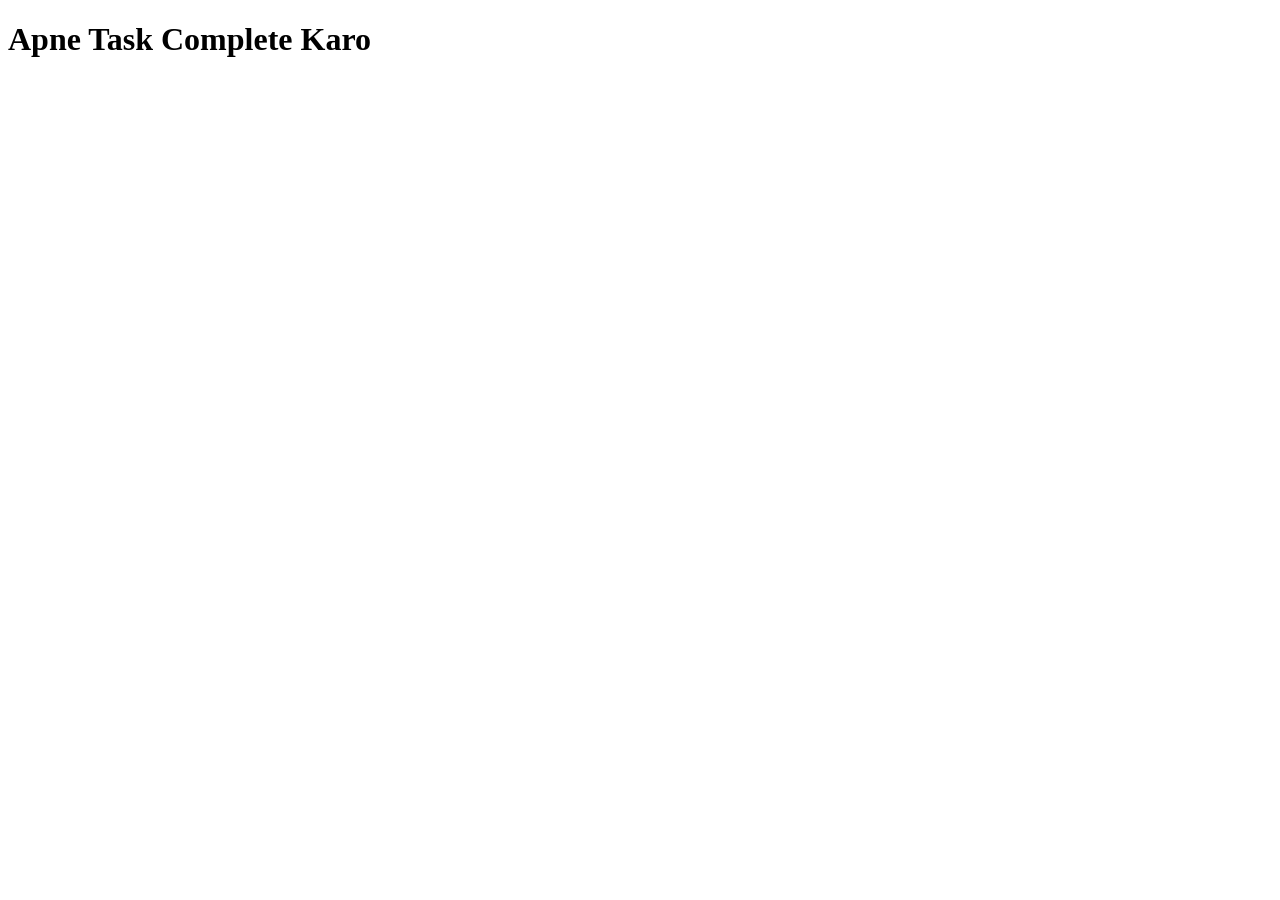
<file: index.html>
<!DOCTYPE html>
<html lang="en">
  <head>
    <meta charset="UTF-8" />
    <meta
      name="viewport"
      content="width=
    , initial-scale=1.0"
    />
    <title>Kaam kar lo apna</title>
  </head>
  <body>
    <h1>Apne Task Complete Karo</h1>
  </body>
</html>
</file>
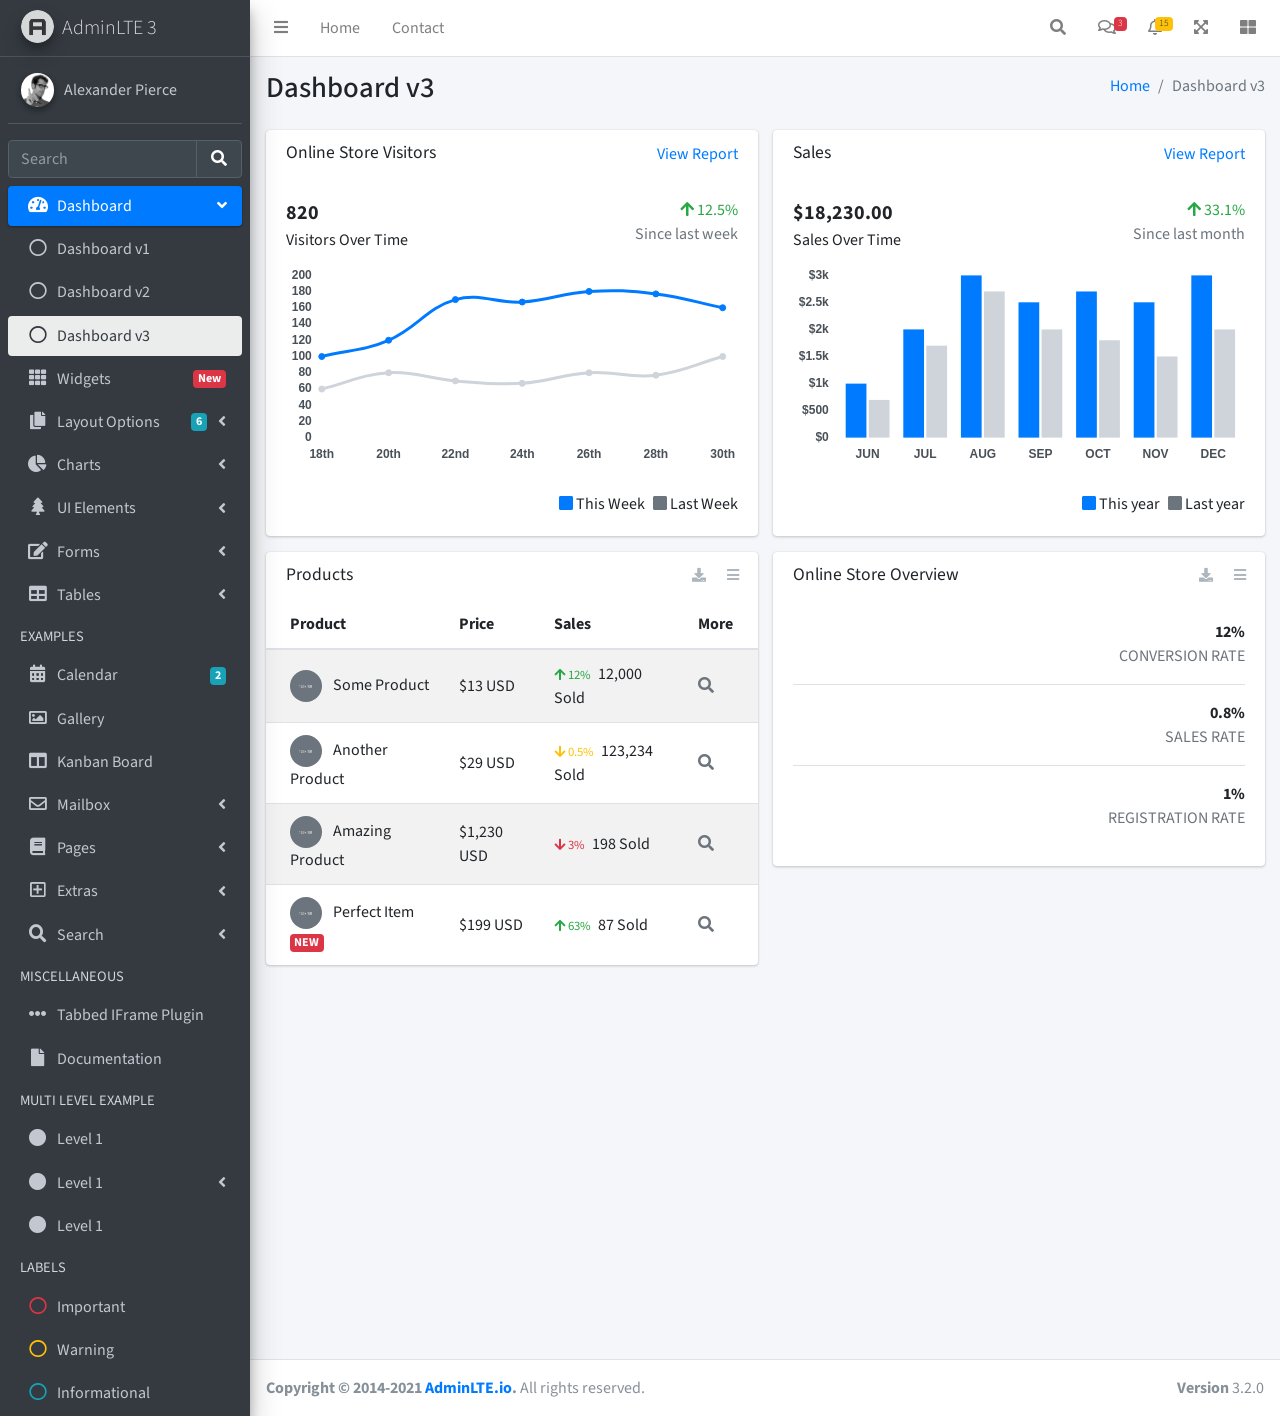
<file: Dashboard/index3.html>
<!DOCTYPE html>
<html lang="en">
<head>
  <meta charset="utf-8">
  <meta name="viewport" content="width=device-width, initial-scale=1">
  <title>AdminLTE 3 | Dashboard 3</title>

  <!-- Google Font: Source Sans Pro -->
  <link rel="stylesheet" href="https://fonts.googleapis.com/css?family=Source+Sans+Pro:300,400,400i,700&display=fallback">
  <!-- Font Awesome Icons -->
  <link rel="stylesheet" href="plugins/fontawesome-free/css/all.min.css">
  <!-- IonIcons -->
  <link rel="stylesheet" href="https://code.ionicframework.com/ionicons/2.0.1/css/ionicons.min.css">
  <!-- Theme style -->
  <link rel="stylesheet" href="dist/css/adminlte.min.css">
</head>
<!--
`body` tag options:

  Apply one or more of the following classes to to the body tag
  to get the desired effect

  * sidebar-collapse
  * sidebar-mini
-->
<body class="hold-transition sidebar-mini">
<div class="wrapper">
  <!-- Navbar -->
  <nav class="main-header navbar navbar-expand navbar-white navbar-light">
    <!-- Left navbar links -->
    <ul class="navbar-nav">
      <li class="nav-item">
        <a class="nav-link" data-widget="pushmenu" href="#" role="button"><i class="fas fa-bars"></i></a>
      </li>
      <li class="nav-item d-none d-sm-inline-block">
        <a href="index3.html" class="nav-link">Home</a>
      </li>
      <li class="nav-item d-none d-sm-inline-block">
        <a href="#" class="nav-link">Contact</a>
      </li>
    </ul>

    <!-- Right navbar links -->
    <ul class="navbar-nav ml-auto">
      <!-- Navbar Search -->
      <li class="nav-item">
        <a class="nav-link" data-widget="navbar-search" href="#" role="button">
          <i class="fas fa-search"></i>
        </a>
        <div class="navbar-search-block">
          <form class="form-inline">
            <div class="input-group input-group-sm">
              <input class="form-control form-control-navbar" type="search" placeholder="Search" aria-label="Search">
              <div class="input-group-append">
                <button class="btn btn-navbar" type="submit">
                  <i class="fas fa-search"></i>
                </button>
                <button class="btn btn-navbar" type="button" data-widget="navbar-search">
                  <i class="fas fa-times"></i>
                </button>
              </div>
            </div>
          </form>
        </div>
      </li>

      <!-- Messages Dropdown Menu -->
      <li class="nav-item dropdown">
        <a class="nav-link" data-toggle="dropdown" href="#">
          <i class="far fa-comments"></i>
          <span class="badge badge-danger navbar-badge">3</span>
        </a>
        <div class="dropdown-menu dropdown-menu-lg dropdown-menu-right">
          <a href="#" class="dropdown-item">
            <!-- Message Start -->
            <div class="media">
              <img src="dist/img/user1-128x128.jpg" alt="User Avatar" class="img-size-50 mr-3 img-circle">
              <div class="media-body">
                <h3 class="dropdown-item-title">
                  Brad Diesel
                  <span class="float-right text-sm text-danger"><i class="fas fa-star"></i></span>
                </h3>
                <p class="text-sm">Call me whenever you can...</p>
                <p class="text-sm text-muted"><i class="far fa-clock mr-1"></i> 4 Hours Ago</p>
              </div>
            </div>
            <!-- Message End -->
          </a>
          <div class="dropdown-divider"></div>
          <a href="#" class="dropdown-item">
            <!-- Message Start -->
            <div class="media">
              <img src="dist/img/user8-128x128.jpg" alt="User Avatar" class="img-size-50 img-circle mr-3">
              <div class="media-body">
                <h3 class="dropdown-item-title">
                  John Pierce
                  <span class="float-right text-sm text-muted"><i class="fas fa-star"></i></span>
                </h3>
                <p class="text-sm">I got your message bro</p>
                <p class="text-sm text-muted"><i class="far fa-clock mr-1"></i> 4 Hours Ago</p>
              </div>
            </div>
            <!-- Message End -->
          </a>
          <div class="dropdown-divider"></div>
          <a href="#" class="dropdown-item">
            <!-- Message Start -->
            <div class="media">
              <img src="dist/img/user3-128x128.jpg" alt="User Avatar" class="img-size-50 img-circle mr-3">
              <div class="media-body">
                <h3 class="dropdown-item-title">
                  Nora Silvester
                  <span class="float-right text-sm text-warning"><i class="fas fa-star"></i></span>
                </h3>
                <p class="text-sm">The subject goes here</p>
                <p class="text-sm text-muted"><i class="far fa-clock mr-1"></i> 4 Hours Ago</p>
              </div>
            </div>
            <!-- Message End -->
          </a>
          <div class="dropdown-divider"></div>
          <a href="#" class="dropdown-item dropdown-footer">See All Messages</a>
        </div>
      </li>
      <!-- Notifications Dropdown Menu -->
      <li class="nav-item dropdown">
        <a class="nav-link" data-toggle="dropdown" href="#">
          <i class="far fa-bell"></i>
          <span class="badge badge-warning navbar-badge">15</span>
        </a>
        <div class="dropdown-menu dropdown-menu-lg dropdown-menu-right">
          <span class="dropdown-item dropdown-header">15 Notifications</span>
          <div class="dropdown-divider"></div>
          <a href="#" class="dropdown-item">
            <i class="fas fa-envelope mr-2"></i> 4 new messages
            <span class="float-right text-muted text-sm">3 mins</span>
          </a>
          <div class="dropdown-divider"></div>
          <a href="#" class="dropdown-item">
            <i class="fas fa-users mr-2"></i> 8 friend requests
            <span class="float-right text-muted text-sm">12 hours</span>
          </a>
          <div class="dropdown-divider"></div>
          <a href="#" class="dropdown-item">
            <i class="fas fa-file mr-2"></i> 3 new reports
            <span class="float-right text-muted text-sm">2 days</span>
          </a>
          <div class="dropdown-divider"></div>
          <a href="#" class="dropdown-item dropdown-footer">See All Notifications</a>
        </div>
      </li>
      <li class="nav-item">
        <a class="nav-link" data-widget="fullscreen" href="#" role="button">
          <i class="fas fa-expand-arrows-alt"></i>
        </a>
      </li>
      <li class="nav-item">
        <a class="nav-link" data-widget="control-sidebar" data-slide="true" href="#" role="button">
          <i class="fas fa-th-large"></i>
        </a>
      </li>
    </ul>
  </nav>
  <!-- /.navbar -->

  <!-- Main Sidebar Container -->
  <aside class="main-sidebar sidebar-dark-primary elevation-4">
    <!-- Brand Logo -->
    <a href="index3.html" class="brand-link">
      <img src="dist/img/AdminLTELogo.png" alt="AdminLTE Logo" class="brand-image img-circle elevation-3" style="opacity: .8">
      <span class="brand-text font-weight-light">AdminLTE 3</span>
    </a>

    <!-- Sidebar -->
    <div class="sidebar">
      <!-- Sidebar user panel (optional) -->
      <div class="user-panel mt-3 pb-3 mb-3 d-flex">
        <div class="image">
          <img src="dist/img/user2-160x160.jpg" class="img-circle elevation-2" alt="User Image">
        </div>
        <div class="info">
          <a href="#" class="d-block">Alexander Pierce</a>
        </div>
      </div>

      <!-- SidebarSearch Form -->
      <div class="form-inline">
        <div class="input-group" data-widget="sidebar-search">
          <input class="form-control form-control-sidebar" type="search" placeholder="Search" aria-label="Search">
          <div class="input-group-append">
            <button class="btn btn-sidebar">
              <i class="fas fa-search fa-fw"></i>
            </button>
          </div>
        </div>
      </div>

      <!-- Sidebar Menu -->
      <nav class="mt-2">
        <ul class="nav nav-pills nav-sidebar flex-column" data-widget="treeview" role="menu" data-accordion="false">
          <!-- Add icons to the links using the .nav-icon class
               with font-awesome or any other icon font library -->
          <li class="nav-item menu-open">
            <a href="#" class="nav-link active">
              <i class="nav-icon fas fa-tachometer-alt"></i>
              <p>
                Dashboard
                <i class="right fas fa-angle-left"></i>
              </p>
            </a>
            <ul class="nav nav-treeview">
              <li class="nav-item">
                <a href="./index.html" class="nav-link">
                  <i class="far fa-circle nav-icon"></i>
                  <p>Dashboard v1</p>
                </a>
              </li>
              <li class="nav-item">
                <a href="./index2.html" class="nav-link">
                  <i class="far fa-circle nav-icon"></i>
                  <p>Dashboard v2</p>
                </a>
              </li>
              <li class="nav-item">
                <a href="./index3.html" class="nav-link active">
                  <i class="far fa-circle nav-icon"></i>
                  <p>Dashboard v3</p>
                </a>
              </li>
            </ul>
          </li>
          <li class="nav-item">
            <a href="pages/widgets.html" class="nav-link">
              <i class="nav-icon fas fa-th"></i>
              <p>
                Widgets
                <span class="right badge badge-danger">New</span>
              </p>
            </a>
          </li>
          <li class="nav-item">
            <a href="#" class="nav-link">
              <i class="nav-icon fas fa-copy"></i>
              <p>
                Layout Options
                <i class="fas fa-angle-left right"></i>
                <span class="badge badge-info right">6</span>
              </p>
            </a>
            <ul class="nav nav-treeview">
              <li class="nav-item">
                <a href="pages/layout/top-nav.html" class="nav-link">
                  <i class="far fa-circle nav-icon"></i>
                  <p>Top Navigation</p>
                </a>
              </li>
              <li class="nav-item">
                <a href="pages/layout/top-nav-sidebar.html" class="nav-link">
                  <i class="far fa-circle nav-icon"></i>
                  <p>Top Navigation + Sidebar</p>
                </a>
              </li>
              <li class="nav-item">
                <a href="pages/layout/boxed.html" class="nav-link">
                  <i class="far fa-circle nav-icon"></i>
                  <p>Boxed</p>
                </a>
              </li>
              <li class="nav-item">
                <a href="pages/layout/fixed-sidebar.html" class="nav-link">
                  <i class="far fa-circle nav-icon"></i>
                  <p>Fixed Sidebar</p>
                </a>
              </li>
              <li class="nav-item">
                <a href="pages/layout/fixed-sidebar-custom.html" class="nav-link">
                  <i class="far fa-circle nav-icon"></i>
                  <p>Fixed Sidebar <small>+ Custom Area</small></p>
                </a>
              </li>
              <li class="nav-item">
                <a href="pages/layout/fixed-topnav.html" class="nav-link">
                  <i class="far fa-circle nav-icon"></i>
                  <p>Fixed Navbar</p>
                </a>
              </li>
              <li class="nav-item">
                <a href="pages/layout/fixed-footer.html" class="nav-link">
                  <i class="far fa-circle nav-icon"></i>
                  <p>Fixed Footer</p>
                </a>
              </li>
              <li class="nav-item">
                <a href="pages/layout/collapsed-sidebar.html" class="nav-link">
                  <i class="far fa-circle nav-icon"></i>
                  <p>Collapsed Sidebar</p>
                </a>
              </li>
            </ul>
          </li>
          <li class="nav-item">
            <a href="#" class="nav-link">
              <i class="nav-icon fas fa-chart-pie"></i>
              <p>
                Charts
                <i class="right fas fa-angle-left"></i>
              </p>
            </a>
            <ul class="nav nav-treeview">
              <li class="nav-item">
                <a href="pages/charts/chartjs.html" class="nav-link">
                  <i class="far fa-circle nav-icon"></i>
                  <p>ChartJS</p>
                </a>
              </li>
              <li class="nav-item">
                <a href="pages/charts/flot.html" class="nav-link">
                  <i class="far fa-circle nav-icon"></i>
                  <p>Flot</p>
                </a>
              </li>
              <li class="nav-item">
                <a href="pages/charts/inline.html" class="nav-link">
                  <i class="far fa-circle nav-icon"></i>
                  <p>Inline</p>
                </a>
              </li>
              <li class="nav-item">
                <a href="pages/charts/uplot.html" class="nav-link">
                  <i class="far fa-circle nav-icon"></i>
                  <p>uPlot</p>
                </a>
              </li>
            </ul>
          </li>
          <li class="nav-item">
            <a href="#" class="nav-link">
              <i class="nav-icon fas fa-tree"></i>
              <p>
                UI Elements
                <i class="fas fa-angle-left right"></i>
              </p>
            </a>
            <ul class="nav nav-treeview">
              <li class="nav-item">
                <a href="pages/UI/general.html" class="nav-link">
                  <i class="far fa-circle nav-icon"></i>
                  <p>General</p>
                </a>
              </li>
              <li class="nav-item">
                <a href="pages/UI/icons.html" class="nav-link">
                  <i class="far fa-circle nav-icon"></i>
                  <p>Icons</p>
                </a>
              </li>
              <li class="nav-item">
                <a href="pages/UI/buttons.html" class="nav-link">
                  <i class="far fa-circle nav-icon"></i>
                  <p>Buttons</p>
                </a>
              </li>
              <li class="nav-item">
                <a href="pages/UI/sliders.html" class="nav-link">
                  <i class="far fa-circle nav-icon"></i>
                  <p>Sliders</p>
                </a>
              </li>
              <li class="nav-item">
                <a href="pages/UI/modals.html" class="nav-link">
                  <i class="far fa-circle nav-icon"></i>
                  <p>Modals & Alerts</p>
                </a>
              </li>
              <li class="nav-item">
                <a href="pages/UI/navbar.html" class="nav-link">
                  <i class="far fa-circle nav-icon"></i>
                  <p>Navbar & Tabs</p>
                </a>
              </li>
              <li class="nav-item">
                <a href="pages/UI/timeline.html" class="nav-link">
                  <i class="far fa-circle nav-icon"></i>
                  <p>Timeline</p>
                </a>
              </li>
              <li class="nav-item">
                <a href="pages/UI/ribbons.html" class="nav-link">
                  <i class="far fa-circle nav-icon"></i>
                  <p>Ribbons</p>
                </a>
              </li>
            </ul>
          </li>
          <li class="nav-item">
            <a href="#" class="nav-link">
              <i class="nav-icon fas fa-edit"></i>
              <p>
                Forms
                <i class="fas fa-angle-left right"></i>
              </p>
            </a>
            <ul class="nav nav-treeview">
              <li class="nav-item">
                <a href="pages/forms/general.html" class="nav-link">
                  <i class="far fa-circle nav-icon"></i>
                  <p>General Elements</p>
                </a>
              </li>
              <li class="nav-item">
                <a href="pages/forms/advanced.html" class="nav-link">
                  <i class="far fa-circle nav-icon"></i>
                  <p>Advanced Elements</p>
                </a>
              </li>
              <li class="nav-item">
                <a href="pages/forms/editors.html" class="nav-link">
                  <i class="far fa-circle nav-icon"></i>
                  <p>Editors</p>
                </a>
              </li>
              <li class="nav-item">
                <a href="pages/forms/validation.html" class="nav-link">
                  <i class="far fa-circle nav-icon"></i>
                  <p>Validation</p>
                </a>
              </li>
            </ul>
          </li>
          <li class="nav-item">
            <a href="#" class="nav-link">
              <i class="nav-icon fas fa-table"></i>
              <p>
                Tables
                <i class="fas fa-angle-left right"></i>
              </p>
            </a>
            <ul class="nav nav-treeview">
              <li class="nav-item">
                <a href="pages/tables/simple.html" class="nav-link">
                  <i class="far fa-circle nav-icon"></i>
                  <p>Simple Tables</p>
                </a>
              </li>
              <li class="nav-item">
                <a href="pages/tables/data.html" class="nav-link">
                  <i class="far fa-circle nav-icon"></i>
                  <p>DataTables</p>
                </a>
              </li>
              <li class="nav-item">
                <a href="pages/tables/jsgrid.html" class="nav-link">
                  <i class="far fa-circle nav-icon"></i>
                  <p>jsGrid</p>
                </a>
              </li>
            </ul>
          </li>
          <li class="nav-header">EXAMPLES</li>
          <li class="nav-item">
            <a href="pages/calendar.html" class="nav-link">
              <i class="nav-icon fas fa-calendar-alt"></i>
              <p>
                Calendar
                <span class="badge badge-info right">2</span>
              </p>
            </a>
          </li>
          <li class="nav-item">
            <a href="pages/gallery.html" class="nav-link">
              <i class="nav-icon far fa-image"></i>
              <p>
                Gallery
              </p>
            </a>
          </li>
          <li class="nav-item">
            <a href="pages/kanban.html" class="nav-link">
              <i class="nav-icon fas fa-columns"></i>
              <p>
                Kanban Board
              </p>
            </a>
          </li>
          <li class="nav-item">
            <a href="#" class="nav-link">
              <i class="nav-icon far fa-envelope"></i>
              <p>
                Mailbox
                <i class="fas fa-angle-left right"></i>
              </p>
            </a>
            <ul class="nav nav-treeview">
              <li class="nav-item">
                <a href="pages/mailbox/mailbox.html" class="nav-link">
                  <i class="far fa-circle nav-icon"></i>
                  <p>Inbox</p>
                </a>
              </li>
              <li class="nav-item">
                <a href="pages/mailbox/compose.html" class="nav-link">
                  <i class="far fa-circle nav-icon"></i>
                  <p>Compose</p>
                </a>
              </li>
              <li class="nav-item">
                <a href="pages/mailbox/read-mail.html" class="nav-link">
                  <i class="far fa-circle nav-icon"></i>
                  <p>Read</p>
                </a>
              </li>
            </ul>
          </li>
          <li class="nav-item">
            <a href="#" class="nav-link">
              <i class="nav-icon fas fa-book"></i>
              <p>
                Pages
                <i class="fas fa-angle-left right"></i>
              </p>
            </a>
            <ul class="nav nav-treeview">
              <li class="nav-item">
                <a href="pages/examples/invoice.html" class="nav-link">
                  <i class="far fa-circle nav-icon"></i>
                  <p>Invoice</p>
                </a>
              </li>
              <li class="nav-item">
                <a href="pages/examples/profile.html" class="nav-link">
                  <i class="far fa-circle nav-icon"></i>
                  <p>Profile</p>
                </a>
              </li>
              <li class="nav-item">
                <a href="pages/examples/e-commerce.html" class="nav-link">
                  <i class="far fa-circle nav-icon"></i>
                  <p>E-commerce</p>
                </a>
              </li>
              <li class="nav-item">
                <a href="pages/examples/projects.html" class="nav-link">
                  <i class="far fa-circle nav-icon"></i>
                  <p>Projects</p>
                </a>
              </li>
              <li class="nav-item">
                <a href="pages/examples/project-add.html" class="nav-link">
                  <i class="far fa-circle nav-icon"></i>
                  <p>Project Add</p>
                </a>
              </li>
              <li class="nav-item">
                <a href="pages/examples/project-edit.html" class="nav-link">
                  <i class="far fa-circle nav-icon"></i>
                  <p>Project Edit</p>
                </a>
              </li>
              <li class="nav-item">
                <a href="pages/examples/project-detail.html" class="nav-link">
                  <i class="far fa-circle nav-icon"></i>
                  <p>Project Detail</p>
                </a>
              </li>
              <li class="nav-item">
                <a href="pages/examples/contacts.html" class="nav-link">
                  <i class="far fa-circle nav-icon"></i>
                  <p>Contacts</p>
                </a>
              </li>
              <li class="nav-item">
                <a href="pages/examples/faq.html" class="nav-link">
                  <i class="far fa-circle nav-icon"></i>
                  <p>FAQ</p>
                </a>
              </li>
              <li class="nav-item">
                <a href="pages/examples/contact-us.html" class="nav-link">
                  <i class="far fa-circle nav-icon"></i>
                  <p>Contact us</p>
                </a>
              </li>
            </ul>
          </li>
          <li class="nav-item">
            <a href="#" class="nav-link">
              <i class="nav-icon far fa-plus-square"></i>
              <p>
                Extras
                <i class="fas fa-angle-left right"></i>
              </p>
            </a>
            <ul class="nav nav-treeview">
              <li class="nav-item">
                <a href="#" class="nav-link">
                  <i class="far fa-circle nav-icon"></i>
                  <p>
                    Login & Register v1
                    <i class="fas fa-angle-left right"></i>
                  </p>
                </a>
                <ul class="nav nav-treeview">
                  <li class="nav-item">
                    <a href="pages/examples/login.html" class="nav-link">
                      <i class="far fa-circle nav-icon"></i>
                      <p>Login v1</p>
                    </a>
                  </li>
                  <li class="nav-item">
                    <a href="pages/examples/register.html" class="nav-link">
                      <i class="far fa-circle nav-icon"></i>
                      <p>Register v1</p>
                    </a>
                  </li>
                  <li class="nav-item">
                    <a href="pages/examples/forgot-password.html" class="nav-link">
                      <i class="far fa-circle nav-icon"></i>
                      <p>Forgot Password v1</p>
                    </a>
                  </li>
                  <li class="nav-item">
                    <a href="pages/examples/recover-password.html" class="nav-link">
                      <i class="far fa-circle nav-icon"></i>
                      <p>Recover Password v1</p>
                    </a>
                  </li>
                </ul>
              </li>
              <li class="nav-item">
                <a href="#" class="nav-link">
                  <i class="far fa-circle nav-icon"></i>
                  <p>
                    Login & Register v2
                    <i class="fas fa-angle-left right"></i>
                  </p>
                </a>
                <ul class="nav nav-treeview">
                  <li class="nav-item">
                    <a href="pages/examples/login-v2.html" class="nav-link">
                      <i class="far fa-circle nav-icon"></i>
                      <p>Login v2</p>
                    </a>
                  </li>
                  <li class="nav-item">
                    <a href="pages/examples/register-v2.html" class="nav-link">
                      <i class="far fa-circle nav-icon"></i>
                      <p>Register v2</p>
                    </a>
                  </li>
                  <li class="nav-item">
                    <a href="pages/examples/forgot-password-v2.html" class="nav-link">
                      <i class="far fa-circle nav-icon"></i>
                      <p>Forgot Password v2</p>
                    </a>
                  </li>
                  <li class="nav-item">
                    <a href="pages/examples/recover-password-v2.html" class="nav-link">
                      <i class="far fa-circle nav-icon"></i>
                      <p>Recover Password v2</p>
                    </a>
                  </li>
                </ul>
              </li>
              <li class="nav-item">
                <a href="pages/examples/lockscreen.html" class="nav-link">
                  <i class="far fa-circle nav-icon"></i>
                  <p>Lockscreen</p>
                </a>
              </li>
              <li class="nav-item">
                <a href="pages/examples/legacy-user-menu.html" class="nav-link">
                  <i class="far fa-circle nav-icon"></i>
                  <p>Legacy User Menu</p>
                </a>
              </li>
              <li class="nav-item">
                <a href="pages/examples/language-menu.html" class="nav-link">
                  <i class="far fa-circle nav-icon"></i>
                  <p>Language Menu</p>
                </a>
              </li>
              <li class="nav-item">
                <a href="pages/examples/404.html" class="nav-link">
                  <i class="far fa-circle nav-icon"></i>
                  <p>Error 404</p>
                </a>
              </li>
              <li class="nav-item">
                <a href="pages/examples/500.html" class="nav-link">
                  <i class="far fa-circle nav-icon"></i>
                  <p>Error 500</p>
                </a>
              </li>
              <li class="nav-item">
                <a href="pages/examples/pace.html" class="nav-link">
                  <i class="far fa-circle nav-icon"></i>
                  <p>Pace</p>
                </a>
              </li>
              <li class="nav-item">
                <a href="pages/examples/blank.html" class="nav-link">
                  <i class="far fa-circle nav-icon"></i>
                  <p>Blank Page</p>
                </a>
              </li>
              <li class="nav-item">
                <a href="starter.html" class="nav-link">
                  <i class="far fa-circle nav-icon"></i>
                  <p>Starter Page</p>
                </a>
              </li>
            </ul>
          </li>
          <li class="nav-item">
            <a href="#" class="nav-link">
              <i class="nav-icon fas fa-search"></i>
              <p>
                Search
                <i class="fas fa-angle-left right"></i>
              </p>
            </a>
            <ul class="nav nav-treeview">
              <li class="nav-item">
                <a href="pages/search/simple.html" class="nav-link">
                  <i class="far fa-circle nav-icon"></i>
                  <p>Simple Search</p>
                </a>
              </li>
              <li class="nav-item">
                <a href="pages/search/enhanced.html" class="nav-link">
                  <i class="far fa-circle nav-icon"></i>
                  <p>Enhanced</p>
                </a>
              </li>
            </ul>
          </li>
          <li class="nav-header">MISCELLANEOUS</li>
          <li class="nav-item">
            <a href="iframe.html" class="nav-link">
              <i class="nav-icon fas fa-ellipsis-h"></i>
              <p>Tabbed IFrame Plugin</p>
            </a>
          </li>
          <li class="nav-item">
            <a href="https://adminlte.io/docs/3.1/" class="nav-link">
              <i class="nav-icon fas fa-file"></i>
              <p>Documentation</p>
            </a>
          </li>
          <li class="nav-header">MULTI LEVEL EXAMPLE</li>
          <li class="nav-item">
            <a href="#" class="nav-link">
              <i class="fas fa-circle nav-icon"></i>
              <p>Level 1</p>
            </a>
          </li>
          <li class="nav-item">
            <a href="#" class="nav-link">
              <i class="nav-icon fas fa-circle"></i>
              <p>
                Level 1
                <i class="right fas fa-angle-left"></i>
              </p>
            </a>
            <ul class="nav nav-treeview">
              <li class="nav-item">
                <a href="#" class="nav-link">
                  <i class="far fa-circle nav-icon"></i>
                  <p>Level 2</p>
                </a>
              </li>
              <li class="nav-item">
                <a href="#" class="nav-link">
                  <i class="far fa-circle nav-icon"></i>
                  <p>
                    Level 2
                    <i class="right fas fa-angle-left"></i>
                  </p>
                </a>
                <ul class="nav nav-treeview">
                  <li class="nav-item">
                    <a href="#" class="nav-link">
                      <i class="far fa-dot-circle nav-icon"></i>
                      <p>Level 3</p>
                    </a>
                  </li>
                  <li class="nav-item">
                    <a href="#" class="nav-link">
                      <i class="far fa-dot-circle nav-icon"></i>
                      <p>Level 3</p>
                    </a>
                  </li>
                  <li class="nav-item">
                    <a href="#" class="nav-link">
                      <i class="far fa-dot-circle nav-icon"></i>
                      <p>Level 3</p>
                    </a>
                  </li>
                </ul>
              </li>
              <li class="nav-item">
                <a href="#" class="nav-link">
                  <i class="far fa-circle nav-icon"></i>
                  <p>Level 2</p>
                </a>
              </li>
            </ul>
          </li>
          <li class="nav-item">
            <a href="#" class="nav-link">
              <i class="fas fa-circle nav-icon"></i>
              <p>Level 1</p>
            </a>
          </li>
          <li class="nav-header">LABELS</li>
          <li class="nav-item">
            <a href="#" class="nav-link">
              <i class="nav-icon far fa-circle text-danger"></i>
              <p class="text">Important</p>
            </a>
          </li>
          <li class="nav-item">
            <a href="#" class="nav-link">
              <i class="nav-icon far fa-circle text-warning"></i>
              <p>Warning</p>
            </a>
          </li>
          <li class="nav-item">
            <a href="#" class="nav-link">
              <i class="nav-icon far fa-circle text-info"></i>
              <p>Informational</p>
            </a>
          </li>
        </ul>
      </nav>
      <!-- /.sidebar-menu -->
    </div>
    <!-- /.sidebar -->
  </aside>

  <!-- Content Wrapper. Contains page content -->
  <div class="content-wrapper">
    <!-- Content Header (Page header) -->
    <div class="content-header">
      <div class="container-fluid">
        <div class="row mb-2">
          <div class="col-sm-6">
            <h1 class="m-0">Dashboard v3</h1>
          </div><!-- /.col -->
          <div class="col-sm-6">
            <ol class="breadcrumb float-sm-right">
              <li class="breadcrumb-item"><a href="#">Home</a></li>
              <li class="breadcrumb-item active">Dashboard v3</li>
            </ol>
          </div><!-- /.col -->
        </div><!-- /.row -->
      </div><!-- /.container-fluid -->
    </div>
    <!-- /.content-header -->

    <!-- Main content -->
    <div class="content">
      <div class="container-fluid">
        <div class="row">
          <div class="col-lg-6">
            <div class="card">
              <div class="card-header border-0">
                <div class="d-flex justify-content-between">
                  <h3 class="card-title">Online Store Visitors</h3>
                  <a href="javascript:void(0);">View Report</a>
                </div>
              </div>
              <div class="card-body">
                <div class="d-flex">
                  <p class="d-flex flex-column">
                    <span class="text-bold text-lg">820</span>
                    <span>Visitors Over Time</span>
                  </p>
                  <p class="ml-auto d-flex flex-column text-right">
                    <span class="text-success">
                      <i class="fas fa-arrow-up"></i> 12.5%
                    </span>
                    <span class="text-muted">Since last week</span>
                  </p>
                </div>
                <!-- /.d-flex -->

                <div class="position-relative mb-4">
                  <canvas id="visitors-chart" height="200"></canvas>
                </div>

                <div class="d-flex flex-row justify-content-end">
                  <span class="mr-2">
                    <i class="fas fa-square text-primary"></i> This Week
                  </span>

                  <span>
                    <i class="fas fa-square text-gray"></i> Last Week
                  </span>
                </div>
              </div>
            </div>
            <!-- /.card -->

            <div class="card">
              <div class="card-header border-0">
                <h3 class="card-title">Products</h3>
                <div class="card-tools">
                  <a href="#" class="btn btn-tool btn-sm">
                    <i class="fas fa-download"></i>
                  </a>
                  <a href="#" class="btn btn-tool btn-sm">
                    <i class="fas fa-bars"></i>
                  </a>
                </div>
              </div>
              <div class="card-body table-responsive p-0">
                <table class="table table-striped table-valign-middle">
                  <thead>
                  <tr>
                    <th>Product</th>
                    <th>Price</th>
                    <th>Sales</th>
                    <th>More</th>
                  </tr>
                  </thead>
                  <tbody>
                  <tr>
                    <td>
                      <img src="dist/img/default-150x150.png" alt="Product 1" class="img-circle img-size-32 mr-2">
                      Some Product
                    </td>
                    <td>$13 USD</td>
                    <td>
                      <small class="text-success mr-1">
                        <i class="fas fa-arrow-up"></i>
                        12%
                      </small>
                      12,000 Sold
                    </td>
                    <td>
                      <a href="#" class="text-muted">
                        <i class="fas fa-search"></i>
                      </a>
                    </td>
                  </tr>
                  <tr>
                    <td>
                      <img src="dist/img/default-150x150.png" alt="Product 1" class="img-circle img-size-32 mr-2">
                      Another Product
                    </td>
                    <td>$29 USD</td>
                    <td>
                      <small class="text-warning mr-1">
                        <i class="fas fa-arrow-down"></i>
                        0.5%
                      </small>
                      123,234 Sold
                    </td>
                    <td>
                      <a href="#" class="text-muted">
                        <i class="fas fa-search"></i>
                      </a>
                    </td>
                  </tr>
                  <tr>
                    <td>
                      <img src="dist/img/default-150x150.png" alt="Product 1" class="img-circle img-size-32 mr-2">
                      Amazing Product
                    </td>
                    <td>$1,230 USD</td>
                    <td>
                      <small class="text-danger mr-1">
                        <i class="fas fa-arrow-down"></i>
                        3%
                      </small>
                      198 Sold
                    </td>
                    <td>
                      <a href="#" class="text-muted">
                        <i class="fas fa-search"></i>
                      </a>
                    </td>
                  </tr>
                  <tr>
                    <td>
                      <img src="dist/img/default-150x150.png" alt="Product 1" class="img-circle img-size-32 mr-2">
                      Perfect Item
                      <span class="badge bg-danger">NEW</span>
                    </td>
                    <td>$199 USD</td>
                    <td>
                      <small class="text-success mr-1">
                        <i class="fas fa-arrow-up"></i>
                        63%
                      </small>
                      87 Sold
                    </td>
                    <td>
                      <a href="#" class="text-muted">
                        <i class="fas fa-search"></i>
                      </a>
                    </td>
                  </tr>
                  </tbody>
                </table>
              </div>
            </div>
            <!-- /.card -->
          </div>
          <!-- /.col-md-6 -->
          <div class="col-lg-6">
            <div class="card">
              <div class="card-header border-0">
                <div class="d-flex justify-content-between">
                  <h3 class="card-title">Sales</h3>
                  <a href="javascript:void(0);">View Report</a>
                </div>
              </div>
              <div class="card-body">
                <div class="d-flex">
                  <p class="d-flex flex-column">
                    <span class="text-bold text-lg">$18,230.00</span>
                    <span>Sales Over Time</span>
                  </p>
                  <p class="ml-auto d-flex flex-column text-right">
                    <span class="text-success">
                      <i class="fas fa-arrow-up"></i> 33.1%
                    </span>
                    <span class="text-muted">Since last month</span>
                  </p>
                </div>
                <!-- /.d-flex -->

                <div class="position-relative mb-4">
                  <canvas id="sales-chart" height="200"></canvas>
                </div>

                <div class="d-flex flex-row justify-content-end">
                  <span class="mr-2">
                    <i class="fas fa-square text-primary"></i> This year
                  </span>

                  <span>
                    <i class="fas fa-square text-gray"></i> Last year
                  </span>
                </div>
              </div>
            </div>
            <!-- /.card -->

            <div class="card">
              <div class="card-header border-0">
                <h3 class="card-title">Online Store Overview</h3>
                <div class="card-tools">
                  <a href="#" class="btn btn-sm btn-tool">
                    <i class="fas fa-download"></i>
                  </a>
                  <a href="#" class="btn btn-sm btn-tool">
                    <i class="fas fa-bars"></i>
                  </a>
                </div>
              </div>
              <div class="card-body">
                <div class="d-flex justify-content-between align-items-center border-bottom mb-3">
                  <p class="text-success text-xl">
                    <i class="ion ion-ios-refresh-empty"></i>
                  </p>
                  <p class="d-flex flex-column text-right">
                    <span class="font-weight-bold">
                      <i class="ion ion-android-arrow-up text-success"></i> 12%
                    </span>
                    <span class="text-muted">CONVERSION RATE</span>
                  </p>
                </div>
                <!-- /.d-flex -->
                <div class="d-flex justify-content-between align-items-center border-bottom mb-3">
                  <p class="text-warning text-xl">
                    <i class="ion ion-ios-cart-outline"></i>
                  </p>
                  <p class="d-flex flex-column text-right">
                    <span class="font-weight-bold">
                      <i class="ion ion-android-arrow-up text-warning"></i> 0.8%
                    </span>
                    <span class="text-muted">SALES RATE</span>
                  </p>
                </div>
                <!-- /.d-flex -->
                <div class="d-flex justify-content-between align-items-center mb-0">
                  <p class="text-danger text-xl">
                    <i class="ion ion-ios-people-outline"></i>
                  </p>
                  <p class="d-flex flex-column text-right">
                    <span class="font-weight-bold">
                      <i class="ion ion-android-arrow-down text-danger"></i> 1%
                    </span>
                    <span class="text-muted">REGISTRATION RATE</span>
                  </p>
                </div>
                <!-- /.d-flex -->
              </div>
            </div>
          </div>
          <!-- /.col-md-6 -->
        </div>
        <!-- /.row -->
      </div>
      <!-- /.container-fluid -->
    </div>
    <!-- /.content -->
  </div>
  <!-- /.content-wrapper -->

  <!-- Control Sidebar -->
  <aside class="control-sidebar control-sidebar-dark">
    <!-- Control sidebar content goes here -->
  </aside>
  <!-- /.control-sidebar -->

  <!-- Main Footer -->
  <footer class="main-footer">
    <strong>Copyright &copy; 2014-2021 <a href="https://adminlte.io">AdminLTE.io</a>.</strong>
    All rights reserved.
    <div class="float-right d-none d-sm-inline-block">
      <b>Version</b> 3.2.0
    </div>
  </footer>
</div>
<!-- ./wrapper -->

<!-- REQUIRED SCRIPTS -->

<!-- jQuery -->
<script src="plugins/jquery/jquery.min.js"></script>
<!-- Bootstrap -->
<script src="plugins/bootstrap/js/bootstrap.bundle.min.js"></script>
<!-- AdminLTE -->
<script src="dist/js/adminlte.js"></script>

<!-- OPTIONAL SCRIPTS -->
<script src="plugins/chart.js/Chart.min.js"></script>
<!-- AdminLTE for demo purposes -->
<script src="dist/js/demo.js"></script>
<!-- AdminLTE dashboard demo (This is only for demo purposes) -->
<script src="dist/js/pages/dashboard3.js"></script>
</body>
</html>
</file>
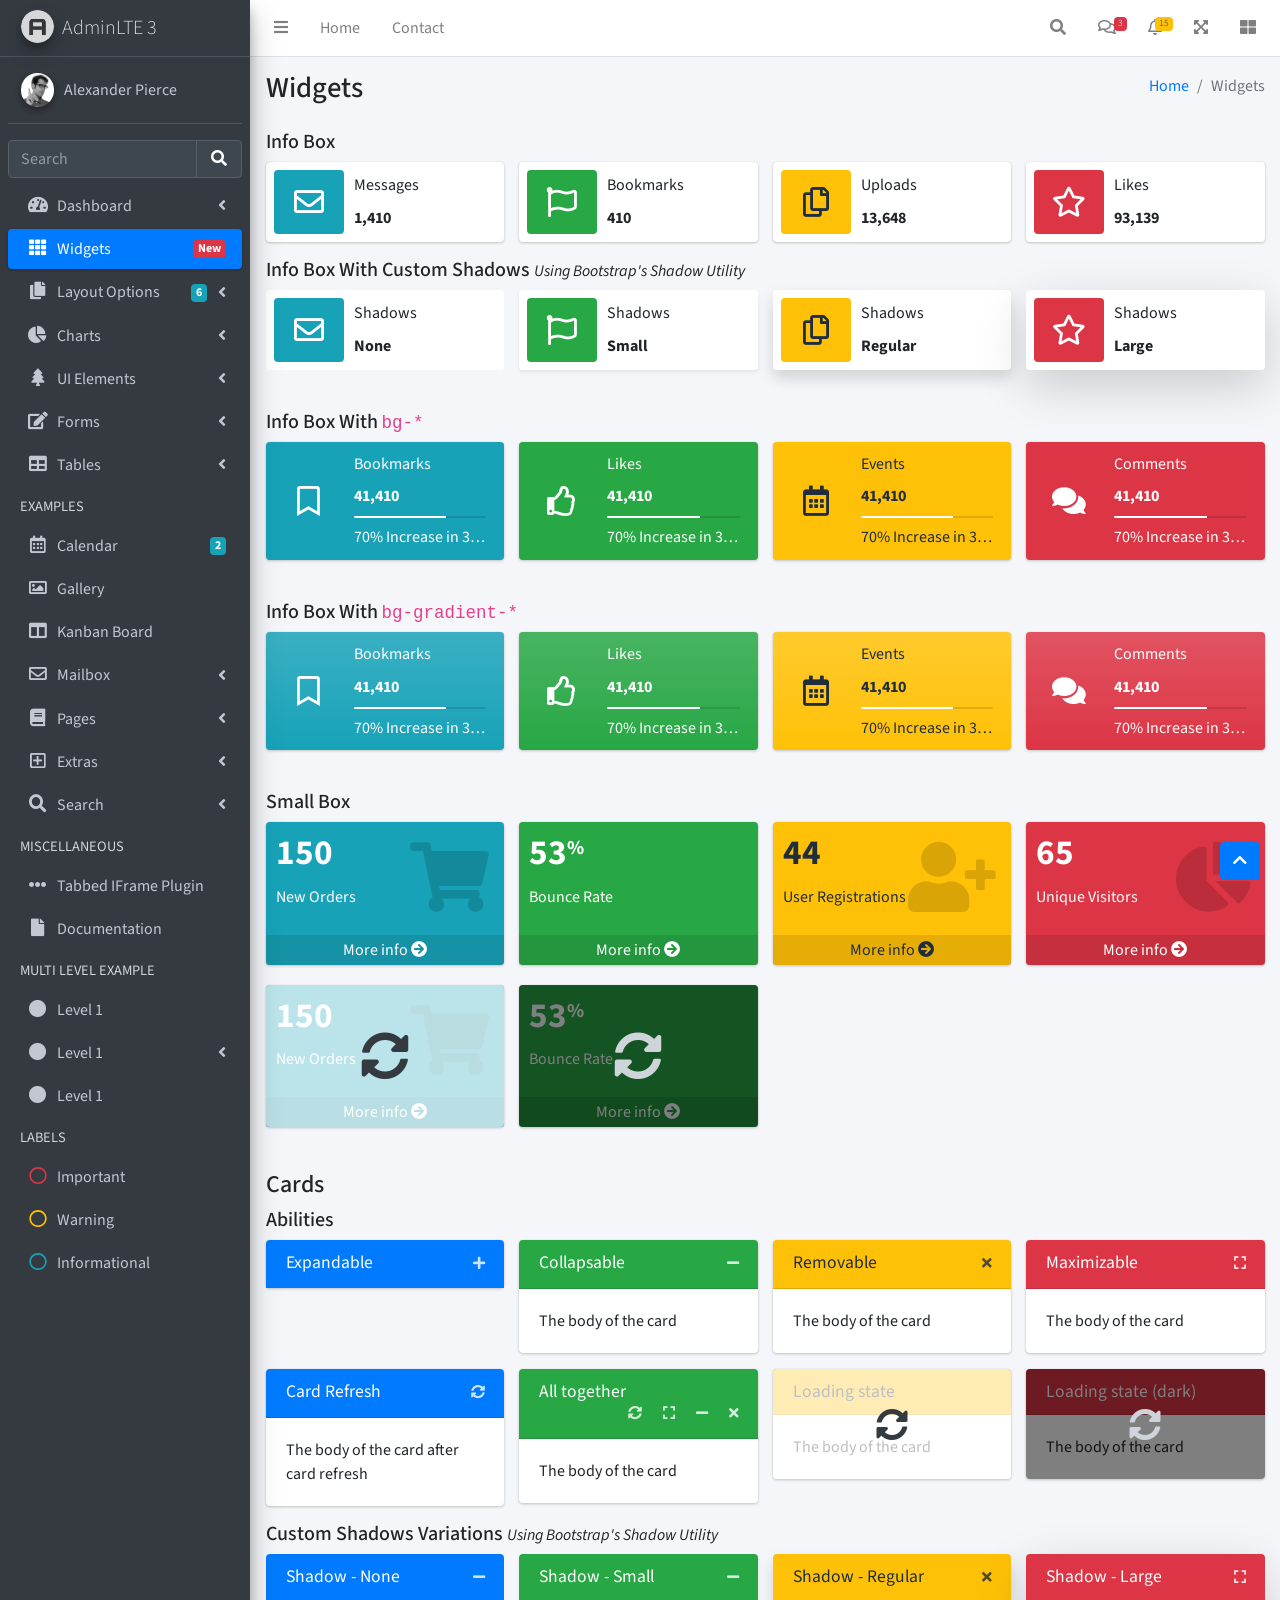
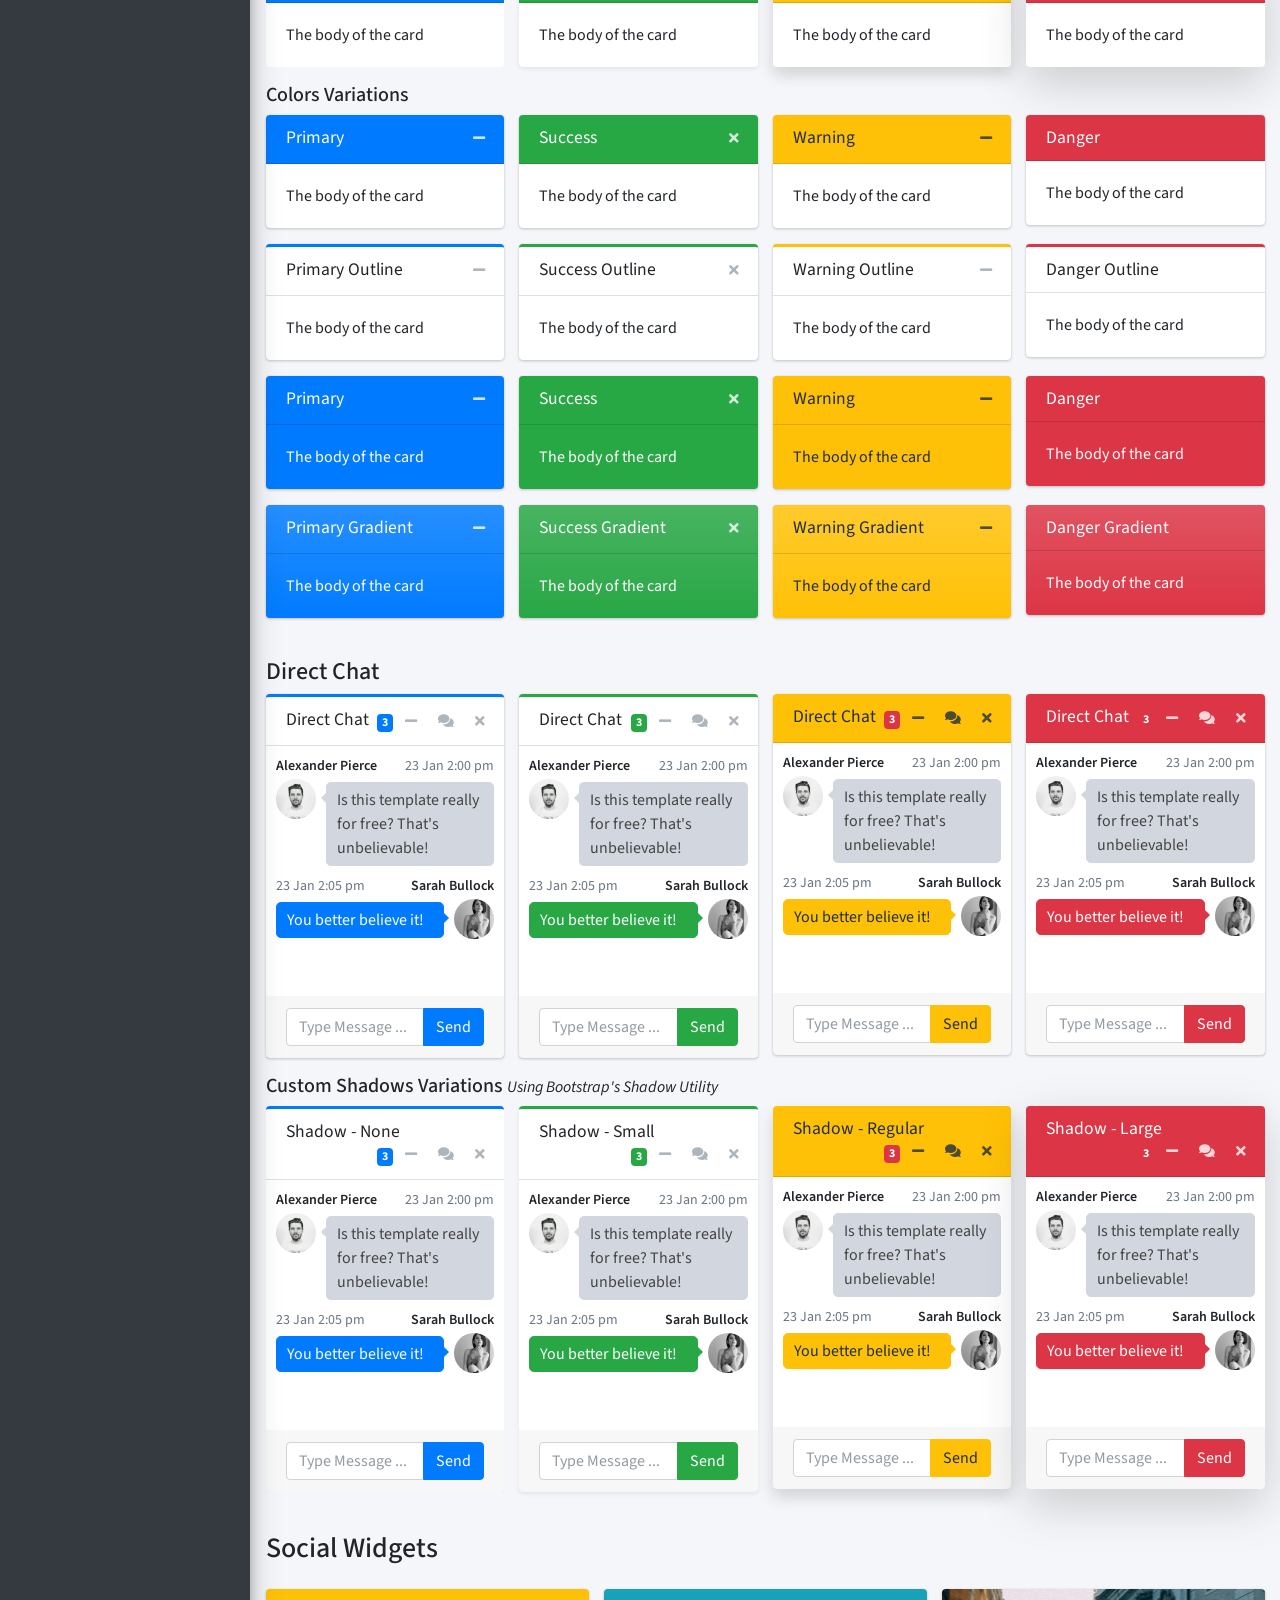
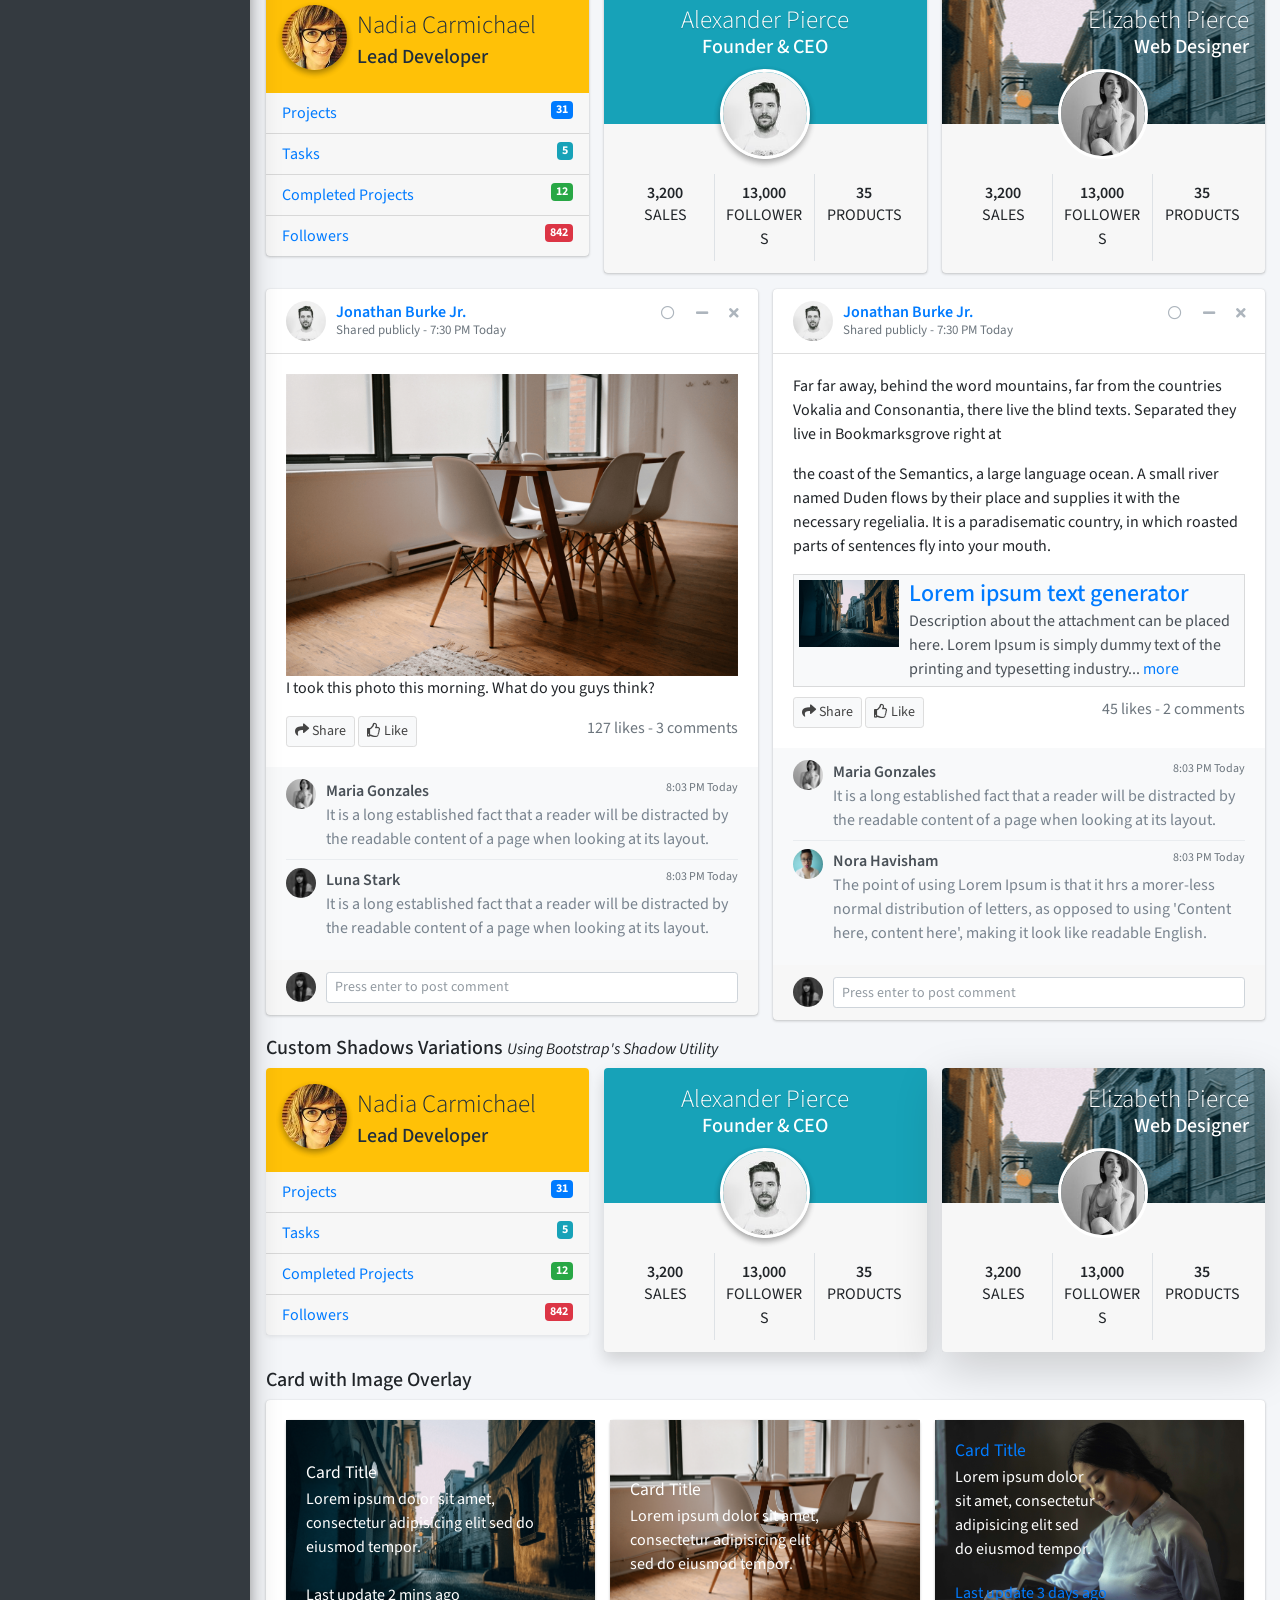
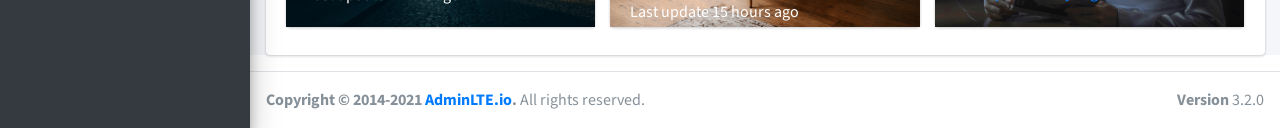
<file: Dashboard/pages/widgets.html>
<!DOCTYPE html>
<html lang="en">
<head>
  <meta charset="utf-8">
  <meta name="viewport" content="width=device-width, initial-scale=1">
  <title>AdminLTE 3 | Widgets</title>

  <!-- Google Font: Source Sans Pro -->
  <link rel="stylesheet" href="https://fonts.googleapis.com/css?family=Source+Sans+Pro:300,400,400i,700&display=fallback">
  <!-- Font Awesome -->
  <link rel="stylesheet" href="../plugins/fontawesome-free/css/all.min.css">
  <!-- Ionicons -->
  <link rel="stylesheet" href="https://code.ionicframework.com/ionicons/2.0.1/css/ionicons.min.css">
  <!-- Theme style -->
  <link rel="stylesheet" href="../dist/css/adminlte.min.css">
</head>
<body class="hold-transition sidebar-mini">
<div class="wrapper">
  <!-- Navbar -->
  <nav class="main-header navbar navbar-expand navbar-white navbar-light">
    <!-- Left navbar links -->
    <ul class="navbar-nav">
      <li class="nav-item">
        <a class="nav-link" data-widget="pushmenu" href="#" role="button"><i class="fas fa-bars"></i></a>
      </li>
      <li class="nav-item d-none d-sm-inline-block">
        <a href="../index3.html" class="nav-link">Home</a>
      </li>
      <li class="nav-item d-none d-sm-inline-block">
        <a href="#" class="nav-link">Contact</a>
      </li>
    </ul>

    <!-- Right navbar links -->
    <ul class="navbar-nav ml-auto">
      <!-- Navbar Search -->
      <li class="nav-item">
        <a class="nav-link" data-widget="navbar-search" href="#" role="button">
          <i class="fas fa-search"></i>
        </a>
        <div class="navbar-search-block">
          <form class="form-inline">
            <div class="input-group input-group-sm">
              <input class="form-control form-control-navbar" type="search" placeholder="Search" aria-label="Search">
              <div class="input-group-append">
                <button class="btn btn-navbar" type="submit">
                  <i class="fas fa-search"></i>
                </button>
                <button class="btn btn-navbar" type="button" data-widget="navbar-search">
                  <i class="fas fa-times"></i>
                </button>
              </div>
            </div>
          </form>
        </div>
      </li>

      <!-- Messages Dropdown Menu -->
      <li class="nav-item dropdown">
        <a class="nav-link" data-toggle="dropdown" href="#">
          <i class="far fa-comments"></i>
          <span class="badge badge-danger navbar-badge">3</span>
        </a>
        <div class="dropdown-menu dropdown-menu-lg dropdown-menu-right">
          <a href="#" class="dropdown-item">
            <!-- Message Start -->
            <div class="media">
              <img src="../dist/img/user1-128x128.jpg" alt="User Avatar" class="img-size-50 mr-3 img-circle">
              <div class="media-body">
                <h3 class="dropdown-item-title">
                  Brad Diesel
                  <span class="float-right text-sm text-danger"><i class="fas fa-star"></i></span>
                </h3>
                <p class="text-sm">Call me whenever you can...</p>
                <p class="text-sm text-muted"><i class="far fa-clock mr-1"></i> 4 Hours Ago</p>
              </div>
            </div>
            <!-- Message End -->
          </a>
          <div class="dropdown-divider"></div>
          <a href="#" class="dropdown-item">
            <!-- Message Start -->
            <div class="media">
              <img src="../dist/img/user8-128x128.jpg" alt="User Avatar" class="img-size-50 img-circle mr-3">
              <div class="media-body">
                <h3 class="dropdown-item-title">
                  John Pierce
                  <span class="float-right text-sm text-muted"><i class="fas fa-star"></i></span>
                </h3>
                <p class="text-sm">I got your message bro</p>
                <p class="text-sm text-muted"><i class="far fa-clock mr-1"></i> 4 Hours Ago</p>
              </div>
            </div>
            <!-- Message End -->
          </a>
          <div class="dropdown-divider"></div>
          <a href="#" class="dropdown-item">
            <!-- Message Start -->
            <div class="media">
              <img src="../dist/img/user3-128x128.jpg" alt="User Avatar" class="img-size-50 img-circle mr-3">
              <div class="media-body">
                <h3 class="dropdown-item-title">
                  Nora Silvester
                  <span class="float-right text-sm text-warning"><i class="fas fa-star"></i></span>
                </h3>
                <p class="text-sm">The subject goes here</p>
                <p class="text-sm text-muted"><i class="far fa-clock mr-1"></i> 4 Hours Ago</p>
              </div>
            </div>
            <!-- Message End -->
          </a>
          <div class="dropdown-divider"></div>
          <a href="#" class="dropdown-item dropdown-footer">See All Messages</a>
        </div>
      </li>
      <!-- Notifications Dropdown Menu -->
      <li class="nav-item dropdown">
        <a class="nav-link" data-toggle="dropdown" href="#">
          <i class="far fa-bell"></i>
          <span class="badge badge-warning navbar-badge">15</span>
        </a>
        <div class="dropdown-menu dropdown-menu-lg dropdown-menu-right">
          <span class="dropdown-item dropdown-header">15 Notifications</span>
          <div class="dropdown-divider"></div>
          <a href="#" class="dropdown-item">
            <i class="fas fa-envelope mr-2"></i> 4 new messages
            <span class="float-right text-muted text-sm">3 mins</span>
          </a>
          <div class="dropdown-divider"></div>
          <a href="#" class="dropdown-item">
            <i class="fas fa-users mr-2"></i> 8 friend requests
            <span class="float-right text-muted text-sm">12 hours</span>
          </a>
          <div class="dropdown-divider"></div>
          <a href="#" class="dropdown-item">
            <i class="fas fa-file mr-2"></i> 3 new reports
            <span class="float-right text-muted text-sm">2 days</span>
          </a>
          <div class="dropdown-divider"></div>
          <a href="#" class="dropdown-item dropdown-footer">See All Notifications</a>
        </div>
      </li>
      <li class="nav-item">
        <a class="nav-link" data-widget="fullscreen" href="#" role="button">
          <i class="fas fa-expand-arrows-alt"></i>
        </a>
      </li>
      <li class="nav-item">
        <a class="nav-link" data-widget="control-sidebar" data-slide="true" href="#" role="button">
          <i class="fas fa-th-large"></i>
        </a>
      </li>
    </ul>
  </nav>
  <!-- /.navbar -->

  <!-- Main Sidebar Container -->
  <aside class="main-sidebar sidebar-dark-primary elevation-4">
    <!-- Brand Logo -->
    <a href="../index3.html" class="brand-link">
      <img src="../dist/img/AdminLTELogo.png" alt="AdminLTE Logo" class="brand-image img-circle elevation-3" style="opacity: .8">
      <span class="brand-text font-weight-light">AdminLTE 3</span>
    </a>

    <!-- Sidebar -->
    <div class="sidebar">
      <!-- Sidebar user panel (optional) -->
      <div class="user-panel mt-3 pb-3 mb-3 d-flex">
        <div class="image">
          <img src="../dist/img/user2-160x160.jpg" class="img-circle elevation-2" alt="User Image">
        </div>
        <div class="info">
          <a href="#" class="d-block">Alexander Pierce</a>
        </div>
      </div>

      <!-- SidebarSearch Form -->
      <div class="form-inline">
        <div class="input-group" data-widget="sidebar-search">
          <input class="form-control form-control-sidebar" type="search" placeholder="Search" aria-label="Search">
          <div class="input-group-append">
            <button class="btn btn-sidebar">
              <i class="fas fa-search fa-fw"></i>
            </button>
          </div>
        </div>
      </div>

      <!-- Sidebar Menu -->
      <nav class="mt-2">
        <ul class="nav nav-pills nav-sidebar flex-column" data-widget="treeview" role="menu" data-accordion="false">
          <!-- Add icons to the links using the .nav-icon class
               with font-awesome or any other icon font library -->
          <li class="nav-item">
            <a href="#" class="nav-link">
              <i class="nav-icon fas fa-tachometer-alt"></i>
              <p>
                Dashboard
                <i class="right fas fa-angle-left"></i>
              </p>
            </a>
            <ul class="nav nav-treeview">
              <li class="nav-item">
                <a href="../index.html" class="nav-link">
                  <i class="far fa-circle nav-icon"></i>
                  <p>Dashboard v1</p>
                </a>
              </li>
              <li class="nav-item">
                <a href="../index2.html" class="nav-link">
                  <i class="far fa-circle nav-icon"></i>
                  <p>Dashboard v2</p>
                </a>
              </li>
              <li class="nav-item">
                <a href="../index3.html" class="nav-link">
                  <i class="far fa-circle nav-icon"></i>
                  <p>Dashboard v3</p>
                </a>
              </li>
            </ul>
          </li>
          <li class="nav-item">
            <a href="widgets.html" class="nav-link active">
              <i class="nav-icon fas fa-th"></i>
              <p>
                Widgets
                <span class="right badge badge-danger">New</span>
              </p>
            </a>
          </li>
          <li class="nav-item">
            <a href="#" class="nav-link">
              <i class="nav-icon fas fa-copy"></i>
              <p>
                Layout Options
                <i class="fas fa-angle-left right"></i>
                <span class="badge badge-info right">6</span>
              </p>
            </a>
            <ul class="nav nav-treeview">
              <li class="nav-item">
                <a href="layout/top-nav.html" class="nav-link">
                  <i class="far fa-circle nav-icon"></i>
                  <p>Top Navigation</p>
                </a>
              </li>
              <li class="nav-item">
                <a href="layout/top-nav-sidebar.html" class="nav-link">
                  <i class="far fa-circle nav-icon"></i>
                  <p>Top Navigation + Sidebar</p>
                </a>
              </li>
              <li class="nav-item">
                <a href="layout/boxed.html" class="nav-link">
                  <i class="far fa-circle nav-icon"></i>
                  <p>Boxed</p>
                </a>
              </li>
              <li class="nav-item">
                <a href="layout/fixed-sidebar.html" class="nav-link">
                  <i class="far fa-circle nav-icon"></i>
                  <p>Fixed Sidebar</p>
                </a>
              </li>
              <li class="nav-item">
                <a href="layout/fixed-sidebar-custom.html" class="nav-link">
                  <i class="far fa-circle nav-icon"></i>
                  <p>Fixed Sidebar <small>+ Custom Area</small></p>
                </a>
              </li>
              <li class="nav-item">
                <a href="layout/fixed-topnav.html" class="nav-link">
                  <i class="far fa-circle nav-icon"></i>
                  <p>Fixed Navbar</p>
                </a>
              </li>
              <li class="nav-item">
                <a href="layout/fixed-footer.html" class="nav-link">
                  <i class="far fa-circle nav-icon"></i>
                  <p>Fixed Footer</p>
                </a>
              </li>
              <li class="nav-item">
                <a href="layout/collapsed-sidebar.html" class="nav-link">
                  <i class="far fa-circle nav-icon"></i>
                  <p>Collapsed Sidebar</p>
                </a>
              </li>
            </ul>
          </li>
          <li class="nav-item">
            <a href="#" class="nav-link">
              <i class="nav-icon fas fa-chart-pie"></i>
              <p>
                Charts
                <i class="right fas fa-angle-left"></i>
              </p>
            </a>
            <ul class="nav nav-treeview">
              <li class="nav-item">
                <a href="charts/chartjs.html" class="nav-link">
                  <i class="far fa-circle nav-icon"></i>
                  <p>ChartJS</p>
                </a>
              </li>
              <li class="nav-item">
                <a href="charts/flot.html" class="nav-link">
                  <i class="far fa-circle nav-icon"></i>
                  <p>Flot</p>
                </a>
              </li>
              <li class="nav-item">
                <a href="charts/inline.html" class="nav-link">
                  <i class="far fa-circle nav-icon"></i>
                  <p>Inline</p>
                </a>
              </li>
              <li class="nav-item">
                <a href="charts/uplot.html" class="nav-link">
                  <i class="far fa-circle nav-icon"></i>
                  <p>uPlot</p>
                </a>
              </li>
            </ul>
          </li>
          <li class="nav-item">
            <a href="#" class="nav-link">
              <i class="nav-icon fas fa-tree"></i>
              <p>
                UI Elements
                <i class="fas fa-angle-left right"></i>
              </p>
            </a>
            <ul class="nav nav-treeview">
              <li class="nav-item">
                <a href="UI/general.html" class="nav-link">
                  <i class="far fa-circle nav-icon"></i>
                  <p>General</p>
                </a>
              </li>
              <li class="nav-item">
                <a href="UI/icons.html" class="nav-link">
                  <i class="far fa-circle nav-icon"></i>
                  <p>Icons</p>
                </a>
              </li>
              <li class="nav-item">
                <a href="UI/buttons.html" class="nav-link">
                  <i class="far fa-circle nav-icon"></i>
                  <p>Buttons</p>
                </a>
              </li>
              <li class="nav-item">
                <a href="UI/sliders.html" class="nav-link">
                  <i class="far fa-circle nav-icon"></i>
                  <p>Sliders</p>
                </a>
              </li>
              <li class="nav-item">
                <a href="UI/modals.html" class="nav-link">
                  <i class="far fa-circle nav-icon"></i>
                  <p>Modals & Alerts</p>
                </a>
              </li>
              <li class="nav-item">
                <a href="UI/navbar.html" class="nav-link">
                  <i class="far fa-circle nav-icon"></i>
                  <p>Navbar & Tabs</p>
                </a>
              </li>
              <li class="nav-item">
                <a href="UI/timeline.html" class="nav-link">
                  <i class="far fa-circle nav-icon"></i>
                  <p>Timeline</p>
                </a>
              </li>
              <li class="nav-item">
                <a href="UI/ribbons.html" class="nav-link">
                  <i class="far fa-circle nav-icon"></i>
                  <p>Ribbons</p>
                </a>
              </li>
            </ul>
          </li>
          <li class="nav-item">
            <a href="#" class="nav-link">
              <i class="nav-icon fas fa-edit"></i>
              <p>
                Forms
                <i class="fas fa-angle-left right"></i>
              </p>
            </a>
            <ul class="nav nav-treeview">
              <li class="nav-item">
                <a href="forms/general.html" class="nav-link">
                  <i class="far fa-circle nav-icon"></i>
                  <p>General Elements</p>
                </a>
              </li>
              <li class="nav-item">
                <a href="forms/advanced.html" class="nav-link">
                  <i class="far fa-circle nav-icon"></i>
                  <p>Advanced Elements</p>
                </a>
              </li>
              <li class="nav-item">
                <a href="forms/editors.html" class="nav-link">
                  <i class="far fa-circle nav-icon"></i>
                  <p>Editors</p>
                </a>
              </li>
              <li class="nav-item">
                <a href="forms/validation.html" class="nav-link">
                  <i class="far fa-circle nav-icon"></i>
                  <p>Validation</p>
                </a>
              </li>
            </ul>
          </li>
          <li class="nav-item">
            <a href="#" class="nav-link">
              <i class="nav-icon fas fa-table"></i>
              <p>
                Tables
                <i class="fas fa-angle-left right"></i>
              </p>
            </a>
            <ul class="nav nav-treeview">
              <li class="nav-item">
                <a href="tables/simple.html" class="nav-link">
                  <i class="far fa-circle nav-icon"></i>
                  <p>Simple Tables</p>
                </a>
              </li>
              <li class="nav-item">
                <a href="tables/data.html" class="nav-link">
                  <i class="far fa-circle nav-icon"></i>
                  <p>DataTables</p>
                </a>
              </li>
              <li class="nav-item">
                <a href="tables/jsgrid.html" class="nav-link">
                  <i class="far fa-circle nav-icon"></i>
                  <p>jsGrid</p>
                </a>
              </li>
            </ul>
          </li>
          <li class="nav-header">EXAMPLES</li>
          <li class="nav-item">
            <a href="calendar.html" class="nav-link">
              <i class="nav-icon far fa-calendar-alt"></i>
              <p>
                Calendar
                <span class="badge badge-info right">2</span>
              </p>
            </a>
          </li>
          <li class="nav-item">
            <a href="gallery.html" class="nav-link">
              <i class="nav-icon far fa-image"></i>
              <p>
                Gallery
              </p>
            </a>
          </li>
          <li class="nav-item">
            <a href="kanban.html" class="nav-link">
              <i class="nav-icon fas fa-columns"></i>
              <p>
                Kanban Board
              </p>
            </a>
          </li>
          <li class="nav-item">
            <a href="#" class="nav-link">
              <i class="nav-icon far fa-envelope"></i>
              <p>
                Mailbox
                <i class="fas fa-angle-left right"></i>
              </p>
            </a>
            <ul class="nav nav-treeview">
              <li class="nav-item">
                <a href="mailbox/mailbox.html" class="nav-link">
                  <i class="far fa-circle nav-icon"></i>
                  <p>Inbox</p>
                </a>
              </li>
              <li class="nav-item">
                <a href="mailbox/compose.html" class="nav-link">
                  <i class="far fa-circle nav-icon"></i>
                  <p>Compose</p>
                </a>
              </li>
              <li class="nav-item">
                <a href="mailbox/read-mail.html" class="nav-link">
                  <i class="far fa-circle nav-icon"></i>
                  <p>Read</p>
                </a>
              </li>
            </ul>
          </li>
          <li class="nav-item">
            <a href="#" class="nav-link">
              <i class="nav-icon fas fa-book"></i>
              <p>
                Pages
                <i class="fas fa-angle-left right"></i>
              </p>
            </a>
            <ul class="nav nav-treeview">
              <li class="nav-item">
                <a href="examples/invoice.html" class="nav-link">
                  <i class="far fa-circle nav-icon"></i>
                  <p>Invoice</p>
                </a>
              </li>
              <li class="nav-item">
                <a href="examples/profile.html" class="nav-link">
                  <i class="far fa-circle nav-icon"></i>
                  <p>Profile</p>
                </a>
              </li>
              <li class="nav-item">
                <a href="examples/e-commerce.html" class="nav-link">
                  <i class="far fa-circle nav-icon"></i>
                  <p>E-commerce</p>
                </a>
              </li>
              <li class="nav-item">
                <a href="examples/projects.html" class="nav-link">
                  <i class="far fa-circle nav-icon"></i>
                  <p>Projects</p>
                </a>
              </li>
              <li class="nav-item">
                <a href="examples/project-add.html" class="nav-link">
                  <i class="far fa-circle nav-icon"></i>
                  <p>Project Add</p>
                </a>
              </li>
              <li class="nav-item">
                <a href="examples/project-edit.html" class="nav-link">
                  <i class="far fa-circle nav-icon"></i>
                  <p>Project Edit</p>
                </a>
              </li>
              <li class="nav-item">
                <a href="examples/project-detail.html" class="nav-link">
                  <i class="far fa-circle nav-icon"></i>
                  <p>Project Detail</p>
                </a>
              </li>
              <li class="nav-item">
                <a href="examples/contacts.html" class="nav-link">
                  <i class="far fa-circle nav-icon"></i>
                  <p>Contacts</p>
                </a>
              </li>
              <li class="nav-item">
                <a href="examples/faq.html" class="nav-link">
                  <i class="far fa-circle nav-icon"></i>
                  <p>FAQ</p>
                </a>
              </li>
              <li class="nav-item">
                <a href="examples/contact-us.html" class="nav-link">
                  <i class="far fa-circle nav-icon"></i>
                  <p>Contact us</p>
                </a>
              </li>
            </ul>
          </li>
          <li class="nav-item">
            <a href="#" class="nav-link">
              <i class="nav-icon far fa-plus-square"></i>
              <p>
                Extras
                <i class="fas fa-angle-left right"></i>
              </p>
            </a>
            <ul class="nav nav-treeview">
              <li class="nav-item">
                <a href="#" class="nav-link">
                  <i class="far fa-circle nav-icon"></i>
                  <p>
                    Login & Register v1
                    <i class="fas fa-angle-left right"></i>
                  </p>
                </a>
                <ul class="nav nav-treeview">
                  <li class="nav-item">
                    <a href="examples/login.html" class="nav-link">
                      <i class="far fa-circle nav-icon"></i>
                      <p>Login v1</p>
                    </a>
                  </li>
                  <li class="nav-item">
                    <a href="examples/register.html" class="nav-link">
                      <i class="far fa-circle nav-icon"></i>
                      <p>Register v1</p>
                    </a>
                  </li>
                  <li class="nav-item">
                    <a href="examples/forgot-password.html" class="nav-link">
                      <i class="far fa-circle nav-icon"></i>
                      <p>Forgot Password v1</p>
                    </a>
                  </li>
                  <li class="nav-item">
                    <a href="examples/recover-password.html" class="nav-link">
                      <i class="far fa-circle nav-icon"></i>
                      <p>Recover Password v1</p>
                    </a>
                  </li>
                </ul>
              </li>
              <li class="nav-item">
                <a href="#" class="nav-link">
                  <i class="far fa-circle nav-icon"></i>
                  <p>
                    Login & Register v2
                    <i class="fas fa-angle-left right"></i>
                  </p>
                </a>
                <ul class="nav nav-treeview">
                  <li class="nav-item">
                    <a href="examples/login-v2.html" class="nav-link">
                      <i class="far fa-circle nav-icon"></i>
                      <p>Login v2</p>
                    </a>
                  </li>
                  <li class="nav-item">
                    <a href="examples/register-v2.html" class="nav-link">
                      <i class="far fa-circle nav-icon"></i>
                      <p>Register v2</p>
                    </a>
                  </li>
                  <li class="nav-item">
                    <a href="examples/forgot-password-v2.html" class="nav-link">
                      <i class="far fa-circle nav-icon"></i>
                      <p>Forgot Password v2</p>
                    </a>
                  </li>
                  <li class="nav-item">
                    <a href="examples/recover-password-v2.html" class="nav-link">
                      <i class="far fa-circle nav-icon"></i>
                      <p>Recover Password v2</p>
                    </a>
                  </li>
                </ul>
              </li>
              <li class="nav-item">
                <a href="examples/lockscreen.html" class="nav-link">
                  <i class="far fa-circle nav-icon"></i>
                  <p>Lockscreen</p>
                </a>
              </li>
              <li class="nav-item">
                <a href="examples/legacy-user-menu.html" class="nav-link">
                  <i class="far fa-circle nav-icon"></i>
                  <p>Legacy User Menu</p>
                </a>
              </li>
              <li class="nav-item">
                <a href="examples/language-menu.html" class="nav-link">
                  <i class="far fa-circle nav-icon"></i>
                  <p>Language Menu</p>
                </a>
              </li>
              <li class="nav-item">
                <a href="examples/404.html" class="nav-link">
                  <i class="far fa-circle nav-icon"></i>
                  <p>Error 404</p>
                </a>
              </li>
              <li class="nav-item">
                <a href="examples/500.html" class="nav-link">
                  <i class="far fa-circle nav-icon"></i>
                  <p>Error 500</p>
                </a>
              </li>
              <li class="nav-item">
                <a href="examples/pace.html" class="nav-link">
                  <i class="far fa-circle nav-icon"></i>
                  <p>Pace</p>
                </a>
              </li>
              <li class="nav-item">
                <a href="examples/blank.html" class="nav-link">
                  <i class="far fa-circle nav-icon"></i>
                  <p>Blank Page</p>
                </a>
              </li>
              <li class="nav-item">
                <a href="../starter.html" class="nav-link">
                  <i class="far fa-circle nav-icon"></i>
                  <p>Starter Page</p>
                </a>
              </li>
            </ul>
          </li>
          <li class="nav-item">
            <a href="#" class="nav-link">
              <i class="nav-icon fas fa-search"></i>
              <p>
                Search
                <i class="fas fa-angle-left right"></i>
              </p>
            </a>
            <ul class="nav nav-treeview">
              <li class="nav-item">
                <a href="search/simple.html" class="nav-link">
                  <i class="far fa-circle nav-icon"></i>
                  <p>Simple Search</p>
                </a>
              </li>
              <li class="nav-item">
                <a href="search/enhanced.html" class="nav-link">
                  <i class="far fa-circle nav-icon"></i>
                  <p>Enhanced</p>
                </a>
              </li>
            </ul>
          </li>
          <li class="nav-header">MISCELLANEOUS</li>
          <li class="nav-item">
            <a href="../iframe.html" class="nav-link">
              <i class="nav-icon fas fa-ellipsis-h"></i>
              <p>Tabbed IFrame Plugin</p>
            </a>
          </li>
          <li class="nav-item">
            <a href="https://adminlte.io/docs/3.1/" class="nav-link">
              <i class="nav-icon fas fa-file"></i>
              <p>Documentation</p>
            </a>
          </li>
          <li class="nav-header">MULTI LEVEL EXAMPLE</li>
          <li class="nav-item">
            <a href="#" class="nav-link">
              <i class="fas fa-circle nav-icon"></i>
              <p>Level 1</p>
            </a>
          </li>
          <li class="nav-item">
            <a href="#" class="nav-link">
              <i class="nav-icon fas fa-circle"></i>
              <p>
                Level 1
                <i class="right fas fa-angle-left"></i>
              </p>
            </a>
            <ul class="nav nav-treeview">
              <li class="nav-item">
                <a href="#" class="nav-link">
                  <i class="far fa-circle nav-icon"></i>
                  <p>Level 2</p>
                </a>
              </li>
              <li class="nav-item">
                <a href="#" class="nav-link">
                  <i class="far fa-circle nav-icon"></i>
                  <p>
                    Level 2
                    <i class="right fas fa-angle-left"></i>
                  </p>
                </a>
                <ul class="nav nav-treeview">
                  <li class="nav-item">
                    <a href="#" class="nav-link">
                      <i class="far fa-dot-circle nav-icon"></i>
                      <p>Level 3</p>
                    </a>
                  </li>
                  <li class="nav-item">
                    <a href="#" class="nav-link">
                      <i class="far fa-dot-circle nav-icon"></i>
                      <p>Level 3</p>
                    </a>
                  </li>
                  <li class="nav-item">
                    <a href="#" class="nav-link">
                      <i class="far fa-dot-circle nav-icon"></i>
                      <p>Level 3</p>
                    </a>
                  </li>
                </ul>
              </li>
              <li class="nav-item">
                <a href="#" class="nav-link">
                  <i class="far fa-circle nav-icon"></i>
                  <p>Level 2</p>
                </a>
              </li>
            </ul>
          </li>
          <li class="nav-item">
            <a href="#" class="nav-link">
              <i class="fas fa-circle nav-icon"></i>
              <p>Level 1</p>
            </a>
          </li>
          <li class="nav-header">LABELS</li>
          <li class="nav-item">
            <a href="#" class="nav-link">
              <i class="nav-icon far fa-circle text-danger"></i>
              <p class="text">Important</p>
            </a>
          </li>
          <li class="nav-item">
            <a href="#" class="nav-link">
              <i class="nav-icon far fa-circle text-warning"></i>
              <p>Warning</p>
            </a>
          </li>
          <li class="nav-item">
            <a href="#" class="nav-link">
              <i class="nav-icon far fa-circle text-info"></i>
              <p>Informational</p>
            </a>
          </li>
        </ul>
      </nav>
      <!-- /.sidebar-menu -->
    </div>
    <!-- /.sidebar -->
  </aside>

  <!-- Content Wrapper. Contains page content -->
  <div class="content-wrapper">
    <!-- Content Header (Page header) -->
    <section class="content-header">
      <div class="container-fluid">
        <div class="row mb-2">
          <div class="col-sm-6">
            <h1>Widgets</h1>
          </div>
          <div class="col-sm-6">
            <ol class="breadcrumb float-sm-right">
              <li class="breadcrumb-item"><a href="#">Home</a></li>
              <li class="breadcrumb-item active">Widgets</li>
            </ol>
          </div>
        </div>
      </div><!-- /.container-fluid -->
    </section>

    <!-- Main content -->
    <section class="content">
      <div class="container-fluid">
        <h5 class="mb-2">Info Box</h5>
        <div class="row">
          <div class="col-md-3 col-sm-6 col-12">
            <div class="info-box">
              <span class="info-box-icon bg-info"><i class="far fa-envelope"></i></span>

              <div class="info-box-content">
                <span class="info-box-text">Messages</span>
                <span class="info-box-number">1,410</span>
              </div>
              <!-- /.info-box-content -->
            </div>
            <!-- /.info-box -->
          </div>
          <!-- /.col -->
          <div class="col-md-3 col-sm-6 col-12">
            <div class="info-box">
              <span class="info-box-icon bg-success"><i class="far fa-flag"></i></span>

              <div class="info-box-content">
                <span class="info-box-text">Bookmarks</span>
                <span class="info-box-number">410</span>
              </div>
              <!-- /.info-box-content -->
            </div>
            <!-- /.info-box -->
          </div>
          <!-- /.col -->
          <div class="col-md-3 col-sm-6 col-12">
            <div class="info-box">
              <span class="info-box-icon bg-warning"><i class="far fa-copy"></i></span>

              <div class="info-box-content">
                <span class="info-box-text">Uploads</span>
                <span class="info-box-number">13,648</span>
              </div>
              <!-- /.info-box-content -->
            </div>
            <!-- /.info-box -->
          </div>
          <!-- /.col -->
          <div class="col-md-3 col-sm-6 col-12">
            <div class="info-box">
              <span class="info-box-icon bg-danger"><i class="far fa-star"></i></span>

              <div class="info-box-content">
                <span class="info-box-text">Likes</span>
                <span class="info-box-number">93,139</span>
              </div>
              <!-- /.info-box-content -->
            </div>
            <!-- /.info-box -->
          </div>
          <!-- /.col -->
        </div>
        <!-- /.row -->

        <!-- =========================================================== -->
        <h5 class="mb-2">Info Box With Custom Shadows <small><i>Using Bootstrap's Shadow Utility</i></small></h5>
        <div class="row">
          <div class="col-md-3 col-sm-6 col-12">
            <div class="info-box shadow-none">
              <span class="info-box-icon bg-info"><i class="far fa-envelope"></i></span>

              <div class="info-box-content">
                <span class="info-box-text">Shadows</span>
                <span class="info-box-number">None</span>
              </div>
              <!-- /.info-box-content -->
            </div>
            <!-- /.info-box -->
          </div>
          <!-- /.col -->
          <div class="col-md-3 col-sm-6 col-12">
            <div class="info-box shadow-sm">
              <span class="info-box-icon bg-success"><i class="far fa-flag"></i></span>

              <div class="info-box-content">
                <span class="info-box-text">Shadows</span>
                <span class="info-box-number">Small</span>
              </div>
              <!-- /.info-box-content -->
            </div>
            <!-- /.info-box -->
          </div>
          <!-- /.col -->
          <div class="col-md-3 col-sm-6 col-12">
            <div class="info-box shadow">
              <span class="info-box-icon bg-warning"><i class="far fa-copy"></i></span>

              <div class="info-box-content">
                <span class="info-box-text">Shadows</span>
                <span class="info-box-number">Regular</span>
              </div>
              <!-- /.info-box-content -->
            </div>
            <!-- /.info-box -->
          </div>
          <!-- /.col -->
          <div class="col-md-3 col-sm-6 col-12">
            <div class="info-box shadow-lg">
              <span class="info-box-icon bg-danger"><i class="far fa-star"></i></span>

              <div class="info-box-content">
                <span class="info-box-text">Shadows</span>
                <span class="info-box-number">Large</span>
              </div>
              <!-- /.info-box-content -->
            </div>
            <!-- /.info-box -->
          </div>
          <!-- /.col -->
        </div>
        <!-- /.row -->

        <!-- =========================================================== -->
        <h5 class="mt-4 mb-2">Info Box With <code>bg-*</code></h5>
        <div class="row">
          <div class="col-md-3 col-sm-6 col-12">
            <div class="info-box bg-info">
              <span class="info-box-icon"><i class="far fa-bookmark"></i></span>

              <div class="info-box-content">
                <span class="info-box-text">Bookmarks</span>
                <span class="info-box-number">41,410</span>

                <div class="progress">
                  <div class="progress-bar" style="width: 70%"></div>
                </div>
                <span class="progress-description">
                  70% Increase in 30 Days
                </span>
              </div>
              <!-- /.info-box-content -->
            </div>
            <!-- /.info-box -->
          </div>
          <!-- /.col -->
          <div class="col-md-3 col-sm-6 col-12">
            <div class="info-box bg-success">
              <span class="info-box-icon"><i class="far fa-thumbs-up"></i></span>

              <div class="info-box-content">
                <span class="info-box-text">Likes</span>
                <span class="info-box-number">41,410</span>

                <div class="progress">
                  <div class="progress-bar" style="width: 70%"></div>
                </div>
                <span class="progress-description">
                  70% Increase in 30 Days
                </span>
              </div>
              <!-- /.info-box-content -->
            </div>
            <!-- /.info-box -->
          </div>
          <!-- /.col -->
          <div class="col-md-3 col-sm-6 col-12">
            <div class="info-box bg-warning">
              <span class="info-box-icon"><i class="far fa-calendar-alt"></i></span>

              <div class="info-box-content">
                <span class="info-box-text">Events</span>
                <span class="info-box-number">41,410</span>

                <div class="progress">
                  <div class="progress-bar" style="width: 70%"></div>
                </div>
                <span class="progress-description">
                  70% Increase in 30 Days
                </span>
              </div>
              <!-- /.info-box-content -->
            </div>
            <!-- /.info-box -->
          </div>
          <!-- /.col -->
          <div class="col-md-3 col-sm-6 col-12">
            <div class="info-box bg-danger">
              <span class="info-box-icon"><i class="fas fa-comments"></i></span>

              <div class="info-box-content">
                <span class="info-box-text">Comments</span>
                <span class="info-box-number">41,410</span>

                <div class="progress">
                  <div class="progress-bar" style="width: 70%"></div>
                </div>
                <span class="progress-description">
                  70% Increase in 30 Days
                </span>
              </div>
              <!-- /.info-box-content -->
            </div>
            <!-- /.info-box -->
          </div>
          <!-- /.col -->
        </div>
        <!-- /.row -->

        <!-- =========================================================== -->
        <h5 class="mt-4 mb-2">Info Box With <code>bg-gradient-*</code></h5>
        <div class="row">
          <div class="col-md-3 col-sm-6 col-12">
            <div class="info-box bg-gradient-info">
              <span class="info-box-icon"><i class="far fa-bookmark"></i></span>

              <div class="info-box-content">
                <span class="info-box-text">Bookmarks</span>
                <span class="info-box-number">41,410</span>

                <div class="progress">
                  <div class="progress-bar" style="width: 70%"></div>
                </div>
                <span class="progress-description">
                  70% Increase in 30 Days
                </span>
              </div>
              <!-- /.info-box-content -->
            </div>
            <!-- /.info-box -->
          </div>
          <!-- /.col -->
          <div class="col-md-3 col-sm-6 col-12">
            <div class="info-box bg-gradient-success">
              <span class="info-box-icon"><i class="far fa-thumbs-up"></i></span>

              <div class="info-box-content">
                <span class="info-box-text">Likes</span>
                <span class="info-box-number">41,410</span>

                <div class="progress">
                  <div class="progress-bar" style="width: 70%"></div>
                </div>
                <span class="progress-description">
                  70% Increase in 30 Days
                </span>
              </div>
              <!-- /.info-box-content -->
            </div>
            <!-- /.info-box -->
          </div>
          <!-- /.col -->
          <div class="col-md-3 col-sm-6 col-12">
            <div class="info-box bg-gradient-warning">
              <span class="info-box-icon"><i class="far fa-calendar-alt"></i></span>

              <div class="info-box-content">
                <span class="info-box-text">Events</span>
                <span class="info-box-number">41,410</span>

                <div class="progress">
                  <div class="progress-bar" style="width: 70%"></div>
                </div>
                <span class="progress-description">
                  70% Increase in 30 Days
                </span>
              </div>
              <!-- /.info-box-content -->
            </div>
            <!-- /.info-box -->
          </div>
          <!-- /.col -->
          <div class="col-md-3 col-sm-6 col-12">
            <div class="info-box bg-gradient-danger">
              <span class="info-box-icon"><i class="fas fa-comments"></i></span>

              <div class="info-box-content">
                <span class="info-box-text">Comments</span>
                <span class="info-box-number">41,410</span>

                <div class="progress">
                  <div class="progress-bar" style="width: 70%"></div>
                </div>
                <span class="progress-description">
                  70% Increase in 30 Days
                </span>
              </div>
              <!-- /.info-box-content -->
            </div>
            <!-- /.info-box -->
          </div>
          <!-- /.col -->
        </div>
        <!-- /.row -->

        <!-- =========================================================== -->

        <!-- Small Box (Stat card) -->
        <h5 class="mb-2 mt-4">Small Box</h5>
        <div class="row">
          <div class="col-lg-3 col-6">
            <!-- small card -->
            <div class="small-box bg-info">
              <div class="inner">
                <h3>150</h3>

                <p>New Orders</p>
              </div>
              <div class="icon">
                <i class="fas fa-shopping-cart"></i>
              </div>
              <a href="#" class="small-box-footer">
                More info <i class="fas fa-arrow-circle-right"></i>
              </a>
            </div>
          </div>
          <!-- ./col -->
          <div class="col-lg-3 col-6">
            <!-- small card -->
            <div class="small-box bg-success">
              <div class="inner">
                <h3>53<sup style="font-size: 20px">%</sup></h3>

                <p>Bounce Rate</p>
              </div>
              <div class="icon">
                <i class="ion ion-stats-bars"></i>
              </div>
              <a href="#" class="small-box-footer">
                More info <i class="fas fa-arrow-circle-right"></i>
              </a>
            </div>
          </div>
          <!-- ./col -->
          <div class="col-lg-3 col-6">
            <!-- small card -->
            <div class="small-box bg-warning">
              <div class="inner">
                <h3>44</h3>

                <p>User Registrations</p>
              </div>
              <div class="icon">
                <i class="fas fa-user-plus"></i>
              </div>
              <a href="#" class="small-box-footer">
                More info <i class="fas fa-arrow-circle-right"></i>
              </a>
            </div>
          </div>
          <!-- ./col -->
          <div class="col-lg-3 col-6">
            <!-- small card -->
            <div class="small-box bg-danger">
              <div class="inner">
                <h3>65</h3>

                <p>Unique Visitors</p>
              </div>
              <div class="icon">
                <i class="fas fa-chart-pie"></i>
              </div>
              <a href="#" class="small-box-footer">
                More info <i class="fas fa-arrow-circle-right"></i>
              </a>
            </div>
          </div>
          <!-- ./col -->
        </div>
        <!-- /.row -->

        <!-- Small Box (Stat card) -->
        <div class="row">
          <div class="col-lg-3 col-6">
            <!-- small card -->
            <div class="small-box bg-info">
              <!-- Loading (remove the following to stop the loading)-->
              <div class="overlay">
                <i class="fas fa-3x fa-sync-alt"></i>
              </div>
              <!-- end loading -->
              <div class="inner">
                <h3>150</h3>

                <p>New Orders</p>
              </div>
              <div class="icon">
                <i class="fas fa-shopping-cart"></i>
              </div>
              <a href="#" class="small-box-footer">
                More info <i class="fas fa-arrow-circle-right"></i>
              </a>
            </div>
          </div>
          <!-- ./col -->
          <div class="col-lg-3 col-6">
            <!-- small card -->
            <div class="small-box bg-success">
              <!-- Loading (remove the following to stop the loading)-->
              <div class="overlay dark">
                <i class="fas fa-3x fa-sync-alt"></i>
              </div>
              <!-- end loading -->
              <div class="inner">
                <h3>53<sup style="font-size: 20px">%</sup></h3>

                <p>Bounce Rate</p>
              </div>
              <div class="icon">
                <i class="ion ion-stats-bars"></i>
              </div>
              <a href="#" class="small-box-footer">
                More info <i class="fas fa-arrow-circle-right"></i>
              </a>
            </div>
          </div>
          <!-- ./col -->
        </div>
        <!-- /.row -->

        <!-- =========================================================== -->
        <h4 class="mb-2 mt-4">Cards</h4>
        <h5 class="mb-2">Abilities</h5>
        <div class="row">
          <div class="col-md-3">
            <div class="card card-primary collapsed-card">
              <div class="card-header">
                <h3 class="card-title">Expandable</h3>

                <div class="card-tools">
                  <button type="button" class="btn btn-tool" data-card-widget="collapse"><i class="fas fa-plus"></i>
                  </button>
                </div>
                <!-- /.card-tools -->
              </div>
              <!-- /.card-header -->
              <div class="card-body">
                The body of the card
              </div>
              <!-- /.card-body -->
            </div>
            <!-- /.card -->
          </div>
          <!-- /.col -->
          <div class="col-md-3">
            <div class="card card-success">
              <div class="card-header">
                <h3 class="card-title">Collapsable</h3>

                <div class="card-tools">
                  <button type="button" class="btn btn-tool" data-card-widget="collapse"><i class="fas fa-minus"></i>
                  </button>
                </div>
                <!-- /.card-tools -->
              </div>
              <!-- /.card-header -->
              <div class="card-body">
                The body of the card
              </div>
              <!-- /.card-body -->
            </div>
            <!-- /.card -->
          </div>
          <!-- /.col -->
          <div class="col-md-3">
            <div class="card card-warning">
              <div class="card-header">
                <h3 class="card-title">Removable</h3>

                <div class="card-tools">
                  <button type="button" class="btn btn-tool" data-card-widget="remove"><i class="fas fa-times"></i>
                  </button>
                </div>
                <!-- /.card-tools -->
              </div>
              <!-- /.card-header -->
              <div class="card-body">
                The body of the card
              </div>
              <!-- /.card-body -->
            </div>
            <!-- /.card -->
          </div>
          <!-- /.col -->
          <div class="col-md-3">
            <div class="card card-danger">
              <div class="card-header">
                <h3 class="card-title">Maximizable</h3>

                <div class="card-tools">
                  <button type="button" class="btn btn-tool" data-card-widget="maximize"><i class="fas fa-expand"></i>
                  </button>
                </div>
                <!-- /.card-tools -->
              </div>
              <!-- /.card-header -->
              <div class="card-body">
                The body of the card
              </div>
              <!-- /.card-body -->
            </div>
            <!-- /.card -->
          </div>
          <!-- /.col -->
        </div>
        <!-- /.row -->

        <div class="row">
          <div class="col-md-3">
            <div class="card card-primary">
              <div class="card-header">
                <h3 class="card-title">Card Refresh</h3>

                <div class="card-tools">
                  <button type="button" class="btn btn-tool" data-card-widget="card-refresh" data-source="widgets.html" data-source-selector="#card-refresh-content">
                    <i class="fas fa-sync-alt"></i>
                  </button>
                </div>
                <!-- /.card-tools -->
              </div>
              <!-- /.card-header -->
              <div class="card-body">
                The body of the card
              </div>
              <!-- /.card-body -->
            </div>
            <!-- /.card -->
            <div class="d-none" id="card-refresh-content">
                The body of the card after card refresh
            </div>
          </div>
          <!-- /.col -->
          <div class="col-md-3">
            <div class="card card-success">
              <div class="card-header">
                <h3 class="card-title">All together</h3>

                <div class="card-tools">
                  <button type="button" class="btn btn-tool" data-card-widget="card-refresh" data-source="widgets.html" data-source-selector="#card-refresh-content" data-load-on-init="false">
                    <i class="fas fa-sync-alt"></i>
                  </button>
                  <button type="button" class="btn btn-tool" data-card-widget="maximize">
                    <i class="fas fa-expand"></i>
                  </button>
                  <button type="button" class="btn btn-tool" data-card-widget="collapse">
                    <i class="fas fa-minus"></i>
                  </button>
                  <button type="button" class="btn btn-tool" data-card-widget="remove">
                    <i class="fas fa-times"></i>
                  </button>
                </div>
                <!-- /.card-tools -->
              </div>
              <!-- /.card-header -->
              <div class="card-body">
                The body of the card
              </div>
              <!-- /.card-body -->
            </div>
            <!-- /.card -->
          </div>
          <!-- /.col -->
          <div class="col-md-3">
            <div class="card card-warning">
              <div class="card-header">
                <h3 class="card-title">Loading state</h3>
              </div>
              <div class="card-body">
                The body of the card
              </div>
              <!-- /.card-body -->
              <!-- Loading (remove the following to stop the loading)-->
              <div class="overlay">
                <i class="fas fa-2x fa-sync-alt"></i>
              </div>
              <!-- end loading -->
            </div>
            <!-- /.card -->
          </div>
          <!-- /.col -->
          <div class="col-md-3">
            <div class="card card-danger">
              <div class="card-header">
                <h3 class="card-title">Loading state (dark)</h3>
              </div>
              <div class="card-body">
                The body of the card
              </div>
              <!-- /.card-body -->
              <!-- Loading (remove the following to stop the loading)-->
              <div class="overlay dark">
                <i class="fas fa-2x fa-sync-alt"></i>
              </div>
              <!-- end loading -->
            </div>
            <!-- /.card -->
          </div>
          <!-- /.col -->
        </div>
        <!-- /.row -->

        <!-- =========================================================== -->
        <h5 class="mb-2">Custom Shadows Variations <small><i>Using Bootstrap's Shadow Utility</i></small></h5>
        <div class="row">
          <div class="col-md-3">
            <div class="card card-primary shadow-none">
              <div class="card-header">
                <h3 class="card-title">Shadow - None</h3>

                <div class="card-tools">
                  <button type="button" class="btn btn-tool" data-card-widget="collapse">
                    <i class="fas fa-minus"></i>
                  </button>
                </div>
                <!-- /.card-tools -->
              </div>
              <!-- /.card-header -->
              <div class="card-body">
                The body of the card
              </div>
              <!-- /.card-body -->
            </div>
            <!-- /.card -->
          </div>
          <!-- /.col -->
          <div class="col-md-3">
            <div class="card card-success shadow-sm">
              <div class="card-header">
                <h3 class="card-title">Shadow - Small</h3>

                <div class="card-tools">
                  <button type="button" class="btn btn-tool" data-card-widget="collapse">
                    <i class="fas fa-minus"></i>
                  </button>
                </div>
                <!-- /.card-tools -->
              </div>
              <!-- /.card-header -->
              <div class="card-body">
                The body of the card
              </div>
              <!-- /.card-body -->
            </div>
            <!-- /.card -->
          </div>
          <!-- /.col -->
          <div class="col-md-3">
            <div class="card card-warning shadow">
              <div class="card-header">
                <h3 class="card-title">Shadow - Regular</h3>

                <div class="card-tools">
                  <button type="button" class="btn btn-tool" data-card-widget="remove"><i class="fas fa-times"></i>
                  </button>
                </div>
                <!-- /.card-tools -->
              </div>
              <!-- /.card-header -->
              <div class="card-body">
                The body of the card
              </div>
              <!-- /.card-body -->
            </div>
            <!-- /.card -->
          </div>
          <!-- /.col -->
          <div class="col-md-3">
            <div class="card card-danger shadow-lg">
              <div class="card-header">
                <h3 class="card-title">Shadow - Large</h3>

                <div class="card-tools">
                  <button type="button" class="btn btn-tool" data-card-widget="maximize"><i class="fas fa-expand"></i>
                  </button>
                </div>
                <!-- /.card-tools -->
              </div>
              <!-- /.card-header -->
              <div class="card-body">
                The body of the card
              </div>
              <!-- /.card-body -->
            </div>
            <!-- /.card -->
          </div>
          <!-- /.col -->
        </div>
        <!-- /.row -->

        <!-- =========================================================== -->

        <h5 class="mb-2">Colors Variations</h5>

        <div class="row">
          <div class="col-md-3">
            <div class="card card-primary">
              <div class="card-header">
                <h3 class="card-title">Primary</h3>

                <div class="card-tools">
                  <button type="button" class="btn btn-tool" data-card-widget="collapse">
                    <i class="fas fa-minus"></i>
                  </button>
                </div>
                <!-- /.card-tools -->
              </div>
              <!-- /.card-header -->
              <div class="card-body">
                The body of the card
              </div>
              <!-- /.card-body -->
            </div>
            <!-- /.card -->
          </div>
          <!-- /.col -->
          <div class="col-md-3">
            <div class="card card-success">
              <div class="card-header">
                <h3 class="card-title">Success</h3>

                <div class="card-tools">
                  <button type="button" class="btn btn-tool" data-card-widget="remove"><i class="fas fa-times"></i>
                  </button>
                </div>
                <!-- /.card-tools -->
              </div>
              <!-- /.card-header -->
              <div class="card-body">
                The body of the card
              </div>
              <!-- /.card-body -->
            </div>
            <!-- /.card -->
          </div>
          <!-- /.col -->
          <div class="col-md-3">
            <div class="card card-warning">
              <div class="card-header">
                <h3 class="card-title">Warning</h3>

                <div class="card-tools">
                  <button type="button" class="btn btn-tool" data-card-widget="collapse">
                    <i class="fas fa-minus"></i>
                  </button>
                </div>
                <!-- /.card-tools -->
              </div>
              <!-- /.card-header -->
              <div class="card-body">
                The body of the card
              </div>
              <!-- /.card-body -->
            </div>
            <!-- /.card -->
          </div>
          <!-- /.col -->
          <div class="col-md-3">
            <div class="card card-danger">
              <div class="card-header">
                <h3 class="card-title">Danger</h3>
              </div>
              <div class="card-body">
                The body of the card
              </div>
              <!-- /.card-body -->
            </div>
            <!-- /.card -->
          </div>
          <!-- /.col -->
        </div>
        <!-- /.row -->

        <div class="row">
          <div class="col-md-3">
            <div class="card card-outline card-primary">
              <div class="card-header">
                <h3 class="card-title">Primary Outline</h3>

                <div class="card-tools">
                  <button type="button" class="btn btn-tool" data-card-widget="collapse">
                    <i class="fas fa-minus"></i>
                  </button>
                </div>
                <!-- /.card-tools -->
              </div>
              <!-- /.card-header -->
              <div class="card-body">
                The body of the card
              </div>
              <!-- /.card-body -->
            </div>
            <!-- /.card -->
          </div>
          <!-- /.col -->
          <div class="col-md-3">
            <div class="card card-outline card-success">
              <div class="card-header">
                <h3 class="card-title">Success Outline</h3>

                <div class="card-tools">
                  <button type="button" class="btn btn-tool" data-card-widget="remove"><i class="fas fa-times"></i>
                  </button>
                </div>
                <!-- /.card-tools -->
              </div>
              <!-- /.card-header -->
              <div class="card-body">
                The body of the card
              </div>
              <!-- /.card-body -->
            </div>
            <!-- /.card -->
          </div>
          <!-- /.col -->
          <div class="col-md-3">
            <div class="card card-outline card-warning">
              <div class="card-header">
                <h3 class="card-title">Warning Outline</h3>

                <div class="card-tools">
                  <button type="button" class="btn btn-tool" data-card-widget="collapse">
                    <i class="fas fa-minus"></i>
                  </button>
                </div>
                <!-- /.card-tools -->
              </div>
              <!-- /.card-header -->
              <div class="card-body">
                The body of the card
              </div>
              <!-- /.card-body -->
            </div>
            <!-- /.card -->
          </div>
          <!-- /.col -->
          <div class="col-md-3">
            <div class="card card-outline card-danger">
              <div class="card-header">
                <h3 class="card-title">Danger Outline</h3>
              </div>
              <div class="card-body">
                The body of the card
              </div>
              <!-- /.card-body -->
            </div>
            <!-- /.card -->
          </div>
          <!-- /.col -->
        </div>
        <!-- /.row -->

        <div class="row">
          <div class="col-md-3">
            <div class="card bg-primary">
              <div class="card-header">
                <h3 class="card-title">Primary</h3>

                <div class="card-tools">
                  <button type="button" class="btn btn-tool" data-card-widget="collapse">
                    <i class="fas fa-minus"></i>
                  </button>
                </div>
                <!-- /.card-tools -->
              </div>
              <!-- /.card-header -->
              <div class="card-body">
                The body of the card
              </div>
              <!-- /.card-body -->
            </div>
            <!-- /.card -->
          </div>
          <!-- /.col -->
          <div class="col-md-3">
            <div class="card bg-success">
              <div class="card-header">
                <h3 class="card-title">Success</h3>

                <div class="card-tools">
                  <button type="button" class="btn btn-tool" data-card-widget="remove"><i class="fas fa-times"></i>
                  </button>
                </div>
                <!-- /.card-tools -->
              </div>
              <!-- /.card-header -->
              <div class="card-body">
                The body of the card
              </div>
              <!-- /.card-body -->
            </div>
            <!-- /.card -->
          </div>
          <!-- /.col -->
          <div class="col-md-3">
            <div class="card bg-warning">
              <div class="card-header">
                <h3 class="card-title">Warning</h3>

                <div class="card-tools">
                  <button type="button" class="btn btn-tool" data-card-widget="collapse">
                    <i class="fas fa-minus"></i>
                  </button>
                </div>
                <!-- /.card-tools -->
              </div>
              <!-- /.card-header -->
              <div class="card-body">
                The body of the card
              </div>
              <!-- /.card-body -->
            </div>
            <!-- /.card -->
          </div>
          <!-- /.col -->
          <div class="col-md-3">
            <div class="card bg-danger">
              <div class="card-header">
                <h3 class="card-title">Danger</h3>
              </div>
              <div class="card-body">
                The body of the card
              </div>
              <!-- /.card-body -->
            </div>
            <!-- /.card -->
          </div>
          <!-- /.col -->
        </div>
        <!-- /.row -->

        <div class="row">
          <div class="col-md-3">
            <div class="card bg-gradient-primary">
              <div class="card-header">
                <h3 class="card-title">Primary Gradient</h3>

                <div class="card-tools">
                  <button type="button" class="btn btn-tool" data-card-widget="collapse">
                    <i class="fas fa-minus"></i>
                  </button>
                </div>
                <!-- /.card-tools -->
              </div>
              <!-- /.card-header -->
              <div class="card-body">
                The body of the card
              </div>
              <!-- /.card-body -->
            </div>
            <!-- /.card -->
          </div>
          <!-- /.col -->
          <div class="col-md-3">
            <div class="card bg-gradient-success">
              <div class="card-header">
                <h3 class="card-title">Success Gradient</h3>

                <div class="card-tools">
                  <button type="button" class="btn btn-tool" data-card-widget="remove"><i class="fas fa-times"></i>
                  </button>
                </div>
                <!-- /.card-tools -->
              </div>
              <!-- /.card-header -->
              <div class="card-body">
                The body of the card
              </div>
              <!-- /.card-body -->
            </div>
            <!-- /.card -->
          </div>
          <!-- /.col -->
          <div class="col-md-3">
            <div class="card bg-gradient-warning">
              <div class="card-header">
                <h3 class="card-title">Warning Gradient</h3>

                <div class="card-tools">
                  <button type="button" class="btn btn-tool" data-card-widget="collapse">
                    <i class="fas fa-minus"></i>
                  </button>
                </div>
                <!-- /.card-tools -->
              </div>
              <!-- /.card-header -->
              <div class="card-body">
                The body of the card
              </div>
              <!-- /.card-body -->
            </div>
            <!-- /.card -->
          </div>
          <!-- /.col -->
          <div class="col-md-3">
            <div class="card bg-gradient-danger">
              <div class="card-header">
                <h3 class="card-title">Danger Gradient</h3>
              </div>
              <div class="card-body">
                The body of the card
              </div>
              <!-- /.card-body -->
            </div>
            <!-- /.card -->
          </div>
          <!-- /.col -->
        </div>
        <!-- /.row -->

        <!-- =========================================================== -->

        <!-- Direct Chat -->
        <h4 class="mt-4 mb-2">Direct Chat</h4>
        <div class="row">
          <div class="col-md-3">
            <!-- DIRECT CHAT PRIMARY -->
            <div class="card card-primary card-outline direct-chat direct-chat-primary">
              <div class="card-header">
                <h3 class="card-title">Direct Chat</h3>

                <div class="card-tools">
                  <span title="3 New Messages" class="badge bg-primary">3</span>
                  <button type="button" class="btn btn-tool" data-card-widget="collapse">
                      <i class="fas fa-minus"></i>
                  </button>
                  <button type="button" class="btn btn-tool" title="Contacts" data-widget="chat-pane-toggle">
                    <i class="fas fa-comments"></i>
                  </button>
                  <button type="button" class="btn btn-tool" data-card-widget="remove">
                    <i class="fas fa-times"></i>
                  </button>
                </div>
              </div>
              <!-- /.card-header -->
              <div class="card-body">
                <!-- Conversations are loaded here -->
                <div class="direct-chat-messages">
                  <!-- Message. Default to the left -->
                  <div class="direct-chat-msg">
                    <div class="direct-chat-infos clearfix">
                      <span class="direct-chat-name float-left">Alexander Pierce</span>
                      <span class="direct-chat-timestamp float-right">23 Jan 2:00 pm</span>
                    </div>
                    <!-- /.direct-chat-infos -->
                    <img class="direct-chat-img" src="../dist/img/user1-128x128.jpg" alt="Message User Image">
                    <!-- /.direct-chat-img -->
                    <div class="direct-chat-text">
                      Is this template really for free? That's unbelievable!
                    </div>
                    <!-- /.direct-chat-text -->
                  </div>
                  <!-- /.direct-chat-msg -->

                  <!-- Message to the right -->
                  <div class="direct-chat-msg right">
                    <div class="direct-chat-infos clearfix">
                      <span class="direct-chat-name float-right">Sarah Bullock</span>
                      <span class="direct-chat-timestamp float-left">23 Jan 2:05 pm</span>
                    </div>
                    <!-- /.direct-chat-infos -->
                    <img class="direct-chat-img" src="../dist/img/user3-128x128.jpg" alt="Message User Image">
                    <!-- /.direct-chat-img -->
                    <div class="direct-chat-text">
                      You better believe it!
                    </div>
                    <!-- /.direct-chat-text -->
                  </div>
                  <!-- /.direct-chat-msg -->
                </div>
                <!--/.direct-chat-messages-->

                <!-- Contacts are loaded here -->
                <div class="direct-chat-contacts">
                  <ul class="contacts-list">
                    <li>
                      <a href="#">
                        <img class="contacts-list-img" src="../dist/img/user1-128x128.jpg" alt="User Avatar">

                        <div class="contacts-list-info">
                          <span class="contacts-list-name">
                            Count Dracula
                            <small class="contacts-list-date float-right">2/28/2015</small>
                          </span>
                          <span class="contacts-list-msg">How have you been? I was...</span>
                        </div>
                        <!-- /.contacts-list-info -->
                      </a>
                    </li>
                    <!-- End Contact Item -->
                  </ul>
                  <!-- /.contatcts-list -->
                </div>
                <!-- /.direct-chat-pane -->
              </div>
              <!-- /.card-body -->
              <div class="card-footer">
                <form action="#" method="post">
                  <div class="input-group">
                    <input type="text" name="message" placeholder="Type Message ..." class="form-control">
                    <span class="input-group-append">
                      <button type="submit" class="btn btn-primary">Send</button>
                    </span>
                  </div>
                </form>
              </div>
              <!-- /.card-footer-->
            </div>
            <!--/.direct-chat -->
          </div>
          <!-- /.col -->

          <div class="col-md-3">
            <!-- DIRECT CHAT SUCCESS -->
            <div class="card card-success card-outline direct-chat direct-chat-success">
              <div class="card-header">
                <h3 class="card-title">Direct Chat</h3>

                <div class="card-tools">
                  <span title="3 New Messages" class="badge bg-success">3</span>
                  <button type="button" class="btn btn-tool" data-card-widget="collapse">
                    <i class="fas fa-minus"></i>
                  </button>
                  <button type="button" class="btn btn-tool" title="Contacts" data-widget="chat-pane-toggle">
                    <i class="fas fa-comments"></i>
                  </button>
                  <button type="button" class="btn btn-tool" data-card-widget="remove">
                    <i class="fas fa-times"></i>
                  </button>
                </div>
              </div>
              <!-- /.card-header -->
              <div class="card-body">
                <!-- Conversations are loaded here -->
                <div class="direct-chat-messages">
                  <!-- Message. Default to the left -->
                  <div class="direct-chat-msg">
                    <div class="direct-chat-infos clearfix">
                      <span class="direct-chat-name float-left">Alexander Pierce</span>
                      <span class="direct-chat-timestamp float-right">23 Jan 2:00 pm</span>
                    </div>
                    <!-- /.direct-chat-infos -->
                    <img class="direct-chat-img" src="../dist/img/user1-128x128.jpg" alt="Message User Image">
                    <!-- /.direct-chat-img -->
                    <div class="direct-chat-text">
                      Is this template really for free? That's unbelievable!
                    </div>
                    <!-- /.direct-chat-text -->
                  </div>
                  <!-- /.direct-chat-msg -->

                  <!-- Message to the right -->
                  <div class="direct-chat-msg right">
                    <div class="direct-chat-infos clearfix">
                      <span class="direct-chat-name float-right">Sarah Bullock</span>
                      <span class="direct-chat-timestamp float-left">23 Jan 2:05 pm</span>
                    </div>
                    <!-- /.direct-chat-infos -->
                    <img class="direct-chat-img" src="../dist/img/user3-128x128.jpg" alt="Message User Image">
                    <!-- /.direct-chat-img -->
                    <div class="direct-chat-text">
                      You better believe it!
                    </div>
                    <!-- /.direct-chat-text -->
                  </div>
                  <!-- /.direct-chat-msg -->
                </div>
                <!--/.direct-chat-messages-->

                <!-- Contacts are loaded here -->
                <div class="direct-chat-contacts">
                  <ul class="contacts-list">
                    <li>
                      <a href="#">
                        <img class="contacts-list-img" src="../dist/img/user1-128x128.jpg" alt="User Avatar">

                        <div class="contacts-list-info">
                          <span class="contacts-list-name">
                            Count Dracula
                            <small class="contacts-list-date float-right">2/28/2015</small>
                          </span>
                          <span class="contacts-list-msg">How have you been? I was...</span>
                        </div>
                        <!-- /.contacts-list-info -->
                      </a>
                    </li>
                    <!-- End Contact Item -->
                  </ul>
                  <!-- /.contatcts-list -->
                </div>
                <!-- /.direct-chat-pane -->
              </div>
              <!-- /.card-body -->
              <div class="card-footer">
                <form action="#" method="post">
                  <div class="input-group">
                    <input type="text" name="message" placeholder="Type Message ..." class="form-control">
                    <span class="input-group-append">
                      <button type="submit" class="btn btn-success">Send</button>
                    </span>
                  </div>
                </form>
              </div>
              <!-- /.card-footer-->
            </div>
            <!--/.direct-chat -->
          </div>
          <!-- /.col -->

          <div class="col-md-3">
            <!-- DIRECT CHAT WARNING -->
            <div class="card card-warning direct-chat direct-chat-warning">
              <div class="card-header">
                <h3 class="card-title">Direct Chat</h3>

                <div class="card-tools">
                  <span title="3 New Messages" class="badge bg-danger">3</span>
                  <button type="button" class="btn btn-tool" data-card-widget="collapse">
                    <i class="fas fa-minus"></i>
                  </button>
                  <button type="button" class="btn btn-tool" title="Contacts" data-widget="chat-pane-toggle">
                    <i class="fas fa-comments"></i>
                  </button>
                  <button type="button" class="btn btn-tool" data-card-widget="remove">
                    <i class="fas fa-times"></i>
                  </button>
                </div>
              </div>
              <!-- /.card-header -->
              <div class="card-body">
                <!-- Conversations are loaded here -->
                <div class="direct-chat-messages">
                  <!-- Message. Default to the left -->
                  <div class="direct-chat-msg">
                    <div class="direct-chat-infos clearfix">
                      <span class="direct-chat-name float-left">Alexander Pierce</span>
                      <span class="direct-chat-timestamp float-right">23 Jan 2:00 pm</span>
                    </div>
                    <!-- /.direct-chat-infos -->
                    <img class="direct-chat-img" src="../dist/img/user1-128x128.jpg" alt="Message User Image">
                    <!-- /.direct-chat-img -->
                    <div class="direct-chat-text">
                      Is this template really for free? That's unbelievable!
                    </div>
                    <!-- /.direct-chat-text -->
                  </div>
                  <!-- /.direct-chat-msg -->

                  <!-- Message to the right -->
                  <div class="direct-chat-msg right">
                    <div class="direct-chat-infos clearfix">
                      <span class="direct-chat-name float-right">Sarah Bullock</span>
                      <span class="direct-chat-timestamp float-left">23 Jan 2:05 pm</span>
                    </div>
                    <!-- /.direct-chat-infos -->
                    <img class="direct-chat-img" src="../dist/img/user3-128x128.jpg" alt="Message User Image">
                    <!-- /.direct-chat-img -->
                    <div class="direct-chat-text">
                      You better believe it!
                    </div>
                    <!-- /.direct-chat-text -->
                  </div>
                  <!-- /.direct-chat-msg -->
                </div>
                <!--/.direct-chat-messages-->

                <!-- Contacts are loaded here -->
                <div class="direct-chat-contacts">
                  <ul class="contacts-list">
                    <li>
                      <a href="#">
                        <img class="contacts-list-img" src="../dist/img/user1-128x128.jpg" alt="User Avatar">

                        <div class="contacts-list-info">
                          <span class="contacts-list-name">
                            Count Dracula
                            <small class="contacts-list-date float-right">2/28/2015</small>
                          </span>
                          <span class="contacts-list-msg">How have you been? I was...</span>
                        </div>
                        <!-- /.contacts-list-info -->
                      </a>
                    </li>
                    <!-- End Contact Item -->
                  </ul>
                  <!-- /.contatcts-list -->
                </div>
                <!-- /.direct-chat-pane -->
              </div>
              <!-- /.card-body -->
              <div class="card-footer">
                <form action="#" method="post">
                  <div class="input-group">
                    <input type="text" name="message" placeholder="Type Message ..." class="form-control">
                    <span class="input-group-append">
                      <button type="submit" class="btn btn-warning">Send</button>
                    </span>
                  </div>
                </form>
              </div>
              <!-- /.card-footer-->
            </div>
            <!--/.direct-chat -->
          </div>
          <!-- /.col -->

          <div class="col-md-3">
            <!-- DIRECT CHAT DANGER -->
            <div class="card card-danger direct-chat direct-chat-danger">
              <div class="card-header">
                <h3 class="card-title">Direct Chat</h3>

                <div class="card-tools">
                  <span title="3 New Messages" class="badge">3</span>
                  <button type="button" class="btn btn-tool" data-card-widget="collapse">
                    <i class="fas fa-minus"></i>
                  </button>
                  <button type="button" class="btn btn-tool" title="Contacts" data-widget="chat-pane-toggle">
                    <i class="fas fa-comments"></i>
                  </button>
                  <button type="button" class="btn btn-tool" data-card-widget="remove">
                    <i class="fas fa-times"></i>
                  </button>
                </div>
              </div>
              <!-- /.card-header -->
              <div class="card-body">
                <!-- Conversations are loaded here -->
                <div class="direct-chat-messages">
                  <!-- Message. Default to the left -->
                  <div class="direct-chat-msg">
                    <div class="direct-chat-infos clearfix">
                      <span class="direct-chat-name float-left">Alexander Pierce</span>
                      <span class="direct-chat-timestamp float-right">23 Jan 2:00 pm</span>
                    </div>
                    <!-- /.direct-chat-infos -->
                    <img class="direct-chat-img" src="../dist/img/user1-128x128.jpg" alt="Message User Image">
                    <!-- /.direct-chat-img -->
                    <div class="direct-chat-text">
                      Is this template really for free? That's unbelievable!
                    </div>
                    <!-- /.direct-chat-text -->
                  </div>
                  <!-- /.direct-chat-msg -->

                  <!-- Message to the right -->
                  <div class="direct-chat-msg right">
                    <div class="direct-chat-infos clearfix">
                      <span class="direct-chat-name float-right">Sarah Bullock</span>
                      <span class="direct-chat-timestamp float-left">23 Jan 2:05 pm</span>
                    </div>
                    <!-- /.direct-chat-infos -->
                    <img class="direct-chat-img" src="../dist/img/user3-128x128.jpg" alt="Message User Image">
                    <!-- /.direct-chat-img -->
                    <div class="direct-chat-text">
                      You better believe it!
                    </div>
                    <!-- /.direct-chat-text -->
                  </div>
                  <!-- /.direct-chat-msg -->
                </div>
                <!--/.direct-chat-messages-->

                <!-- Contacts are loaded here -->
                <div class="direct-chat-contacts">
                  <ul class="contacts-list">
                    <li>
                      <a href="#">
                        <img class="contacts-list-img" src="../dist/img/user1-128x128.jpg" alt="User Avatar">

                        <div class="contacts-list-info">
                          <span class="contacts-list-name">
                            Count Dracula
                            <small class="contacts-list-date float-right">2/28/2015</small>
                          </span>
                          <span class="contacts-list-msg">How have you been? I was...</span>
                        </div>
                        <!-- /.contacts-list-info -->
                      </a>
                    </li>
                    <!-- End Contact Item -->
                  </ul>
                  <!-- /.contatcts-list -->
                </div>
                <!-- /.direct-chat-pane -->
              </div>
              <!-- /.card-body -->
              <div class="card-footer">
                <form action="#" method="post">
                  <div class="input-group">
                    <input type="text" name="message" placeholder="Type Message ..." class="form-control">
                    <span class="input-group-append">
                      <button type="submit" class="btn btn-danger">Send</button>
                    </span>
                  </div>
                </form>
              </div>
              <!-- /.card-footer-->
            </div>
            <!--/.direct-chat -->
          </div>
          <!-- /.col -->
        </div>
        <!-- /.row -->

        <!-- =========================================================== -->
        <h5 class="mb-2">Custom Shadows Variations <small><i>Using Bootstrap's Shadow Utility</i></small></h5>
        <div class="row">
          <div class="col-md-3">
            <!-- DIRECT CHAT PRIMARY -->
            <div class="card card-primary card-outline direct-chat direct-chat-primary shadow-none">
              <div class="card-header">
                <h3 class="card-title">Shadow - None</h3>

                <div class="card-tools">
                  <span title="3 New Messages" class="badge bg-primary">3</span>
                  <button type="button" class="btn btn-tool" data-card-widget="collapse">
                    <i class="fas fa-minus"></i>
                  </button>
                  <button type="button" class="btn btn-tool" title="Contacts" data-widget="chat-pane-toggle">
                    <i class="fas fa-comments"></i>
                  </button>
                  <button type="button" class="btn btn-tool" data-card-widget="remove">
                    <i class="fas fa-times"></i>
                  </button>
                </div>
              </div>
              <!-- /.card-header -->
              <div class="card-body">
                <!-- Conversations are loaded here -->
                <div class="direct-chat-messages">
                  <!-- Message. Default to the left -->
                  <div class="direct-chat-msg">
                    <div class="direct-chat-infos clearfix">
                      <span class="direct-chat-name float-left">Alexander Pierce</span>
                      <span class="direct-chat-timestamp float-right">23 Jan 2:00 pm</span>
                    </div>
                    <!-- /.direct-chat-infos -->
                    <img class="direct-chat-img" src="../dist/img/user1-128x128.jpg" alt="Message User Image">
                    <!-- /.direct-chat-img -->
                    <div class="direct-chat-text">
                      Is this template really for free? That's unbelievable!
                    </div>
                    <!-- /.direct-chat-text -->
                  </div>
                  <!-- /.direct-chat-msg -->

                  <!-- Message to the right -->
                  <div class="direct-chat-msg right">
                    <div class="direct-chat-infos clearfix">
                      <span class="direct-chat-name float-right">Sarah Bullock</span>
                      <span class="direct-chat-timestamp float-left">23 Jan 2:05 pm</span>
                    </div>
                    <!-- /.direct-chat-infos -->
                    <img class="direct-chat-img" src="../dist/img/user3-128x128.jpg" alt="Message User Image">
                    <!-- /.direct-chat-img -->
                    <div class="direct-chat-text">
                      You better believe it!
                    </div>
                    <!-- /.direct-chat-text -->
                  </div>
                  <!-- /.direct-chat-msg -->
                </div>
                <!--/.direct-chat-messages-->

                <!-- Contacts are loaded here -->
                <div class="direct-chat-contacts">
                  <ul class="contacts-list">
                    <li>
                      <a href="#">
                        <img class="contacts-list-img" src="../dist/img/user1-128x128.jpg" alt="User Avatar">

                        <div class="contacts-list-info">
                          <span class="contacts-list-name">
                            Count Dracula
                            <small class="contacts-list-date float-right">2/28/2015</small>
                          </span>
                          <span class="contacts-list-msg">How have you been? I was...</span>
                        </div>
                        <!-- /.contacts-list-info -->
                      </a>
                    </li>
                    <!-- End Contact Item -->
                  </ul>
                  <!-- /.contatcts-list -->
                </div>
                <!-- /.direct-chat-pane -->
              </div>
              <!-- /.card-body -->
              <div class="card-footer">
                <form action="#" method="post">
                  <div class="input-group">
                    <input type="text" name="message" placeholder="Type Message ..." class="form-control">
                    <span class="input-group-append">
                      <button type="submit" class="btn btn-primary">Send</button>
                    </span>
                  </div>
                </form>
              </div>
              <!-- /.card-footer-->
            </div>
            <!--/.direct-chat -->
          </div>
          <!-- /.col -->

          <div class="col-md-3">
            <!-- DIRECT CHAT SUCCESS -->
            <div class="card card-success card-outline direct-chat direct-chat-success shadow-sm">
              <div class="card-header">
                <h3 class="card-title">Shadow - Small</h3>

                <div class="card-tools">
                  <span title="3 New Messages" class="badge bg-success">3</span>
                  <button type="button" class="btn btn-tool" data-card-widget="collapse">
                    <i class="fas fa-minus"></i>
                  </button>
                  <button type="button" class="btn btn-tool" title="Contacts" data-widget="chat-pane-toggle">
                    <i class="fas fa-comments"></i>
                  </button>
                  <button type="button" class="btn btn-tool" data-card-widget="remove">
                    <i class="fas fa-times"></i>
                  </button>
                </div>
              </div>
              <!-- /.card-header -->
              <div class="card-body">
                <!-- Conversations are loaded here -->
                <div class="direct-chat-messages">
                  <!-- Message. Default to the left -->
                  <div class="direct-chat-msg">
                    <div class="direct-chat-infos clearfix">
                      <span class="direct-chat-name float-left">Alexander Pierce</span>
                      <span class="direct-chat-timestamp float-right">23 Jan 2:00 pm</span>
                    </div>
                    <!-- /.direct-chat-infos -->
                    <img class="direct-chat-img" src="../dist/img/user1-128x128.jpg" alt="Message User Image">
                    <!-- /.direct-chat-img -->
                    <div class="direct-chat-text">
                      Is this template really for free? That's unbelievable!
                    </div>
                    <!-- /.direct-chat-text -->
                  </div>
                  <!-- /.direct-chat-msg -->

                  <!-- Message to the right -->
                  <div class="direct-chat-msg right">
                    <div class="direct-chat-infos clearfix">
                      <span class="direct-chat-name float-right">Sarah Bullock</span>
                      <span class="direct-chat-timestamp float-left">23 Jan 2:05 pm</span>
                    </div>
                    <!-- /.direct-chat-infos -->
                    <img class="direct-chat-img" src="../dist/img/user3-128x128.jpg" alt="Message User Image">
                    <!-- /.direct-chat-img -->
                    <div class="direct-chat-text">
                      You better believe it!
                    </div>
                    <!-- /.direct-chat-text -->
                  </div>
                  <!-- /.direct-chat-msg -->
                </div>
                <!--/.direct-chat-messages-->

                <!-- Contacts are loaded here -->
                <div class="direct-chat-contacts">
                  <ul class="contacts-list">
                    <li>
                      <a href="#">
                        <img class="contacts-list-img" src="../dist/img/user1-128x128.jpg" alt="User Avatar">

                        <div class="contacts-list-info">
                          <span class="contacts-list-name">
                            Count Dracula
                            <small class="contacts-list-date float-right">2/28/2015</small>
                          </span>
                          <span class="contacts-list-msg">How have you been? I was...</span>
                        </div>
                        <!-- /.contacts-list-info -->
                      </a>
                    </li>
                    <!-- End Contact Item -->
                  </ul>
                  <!-- /.contatcts-list -->
                </div>
                <!-- /.direct-chat-pane -->
              </div>
              <!-- /.card-body -->
              <div class="card-footer">
                <form action="#" method="post">
                  <div class="input-group">
                    <input type="text" name="message" placeholder="Type Message ..." class="form-control">
                    <span class="input-group-append">
                      <button type="submit" class="btn btn-success">Send</button>
                    </span>
                  </div>
                </form>
              </div>
              <!-- /.card-footer-->
            </div>
            <!--/.direct-chat -->
          </div>
          <!-- /.col -->

          <div class="col-md-3">
            <!-- DIRECT CHAT WARNING -->
            <div class="card card-warning direct-chat direct-chat-warning shadow">
              <div class="card-header">
                <h3 class="card-title">Shadow - Regular</h3>

                <div class="card-tools">
                  <span title="3 New Messages" class="badge bg-danger">3</span>
                  <button type="button" class="btn btn-tool" data-card-widget="collapse">
                    <i class="fas fa-minus"></i>
                  </button>
                  <button type="button" class="btn btn-tool" title="Contacts" data-widget="chat-pane-toggle">
                    <i class="fas fa-comments"></i>
                  </button>
                  <button type="button" class="btn btn-tool" data-card-widget="remove">
                    <i class="fas fa-times"></i>
                  </button>
                </div>
              </div>
              <!-- /.card-header -->
              <div class="card-body">
                <!-- Conversations are loaded here -->
                <div class="direct-chat-messages">
                  <!-- Message. Default to the left -->
                  <div class="direct-chat-msg">
                    <div class="direct-chat-infos clearfix">
                      <span class="direct-chat-name float-left">Alexander Pierce</span>
                      <span class="direct-chat-timestamp float-right">23 Jan 2:00 pm</span>
                    </div>
                    <!-- /.direct-chat-infos -->
                    <img class="direct-chat-img" src="../dist/img/user1-128x128.jpg" alt="Message User Image">
                    <!-- /.direct-chat-img -->
                    <div class="direct-chat-text">
                      Is this template really for free? That's unbelievable!
                    </div>
                    <!-- /.direct-chat-text -->
                  </div>
                  <!-- /.direct-chat-msg -->

                  <!-- Message to the right -->
                  <div class="direct-chat-msg right">
                    <div class="direct-chat-infos clearfix">
                      <span class="direct-chat-name float-right">Sarah Bullock</span>
                      <span class="direct-chat-timestamp float-left">23 Jan 2:05 pm</span>
                    </div>
                    <!-- /.direct-chat-infos -->
                    <img class="direct-chat-img" src="../dist/img/user3-128x128.jpg" alt="Message User Image">
                    <!-- /.direct-chat-img -->
                    <div class="direct-chat-text">
                      You better believe it!
                    </div>
                    <!-- /.direct-chat-text -->
                  </div>
                  <!-- /.direct-chat-msg -->
                </div>
                <!--/.direct-chat-messages-->

                <!-- Contacts are loaded here -->
                <div class="direct-chat-contacts">
                  <ul class="contacts-list">
                    <li>
                      <a href="#">
                        <img class="contacts-list-img" src="../dist/img/user1-128x128.jpg" alt="User Avatar">

                        <div class="contacts-list-info">
                          <span class="contacts-list-name">
                            Count Dracula
                            <small class="contacts-list-date float-right">2/28/2015</small>
                          </span>
                          <span class="contacts-list-msg">How have you been? I was...</span>
                        </div>
                        <!-- /.contacts-list-info -->
                      </a>
                    </li>
                    <!-- End Contact Item -->
                  </ul>
                  <!-- /.contatcts-list -->
                </div>
                <!-- /.direct-chat-pane -->
              </div>
              <!-- /.card-body -->
              <div class="card-footer">
                <form action="#" method="post">
                  <div class="input-group">
                    <input type="text" name="message" placeholder="Type Message ..." class="form-control">
                    <span class="input-group-append">
                      <button type="submit" class="btn btn-warning">Send</button>
                    </span>
                  </div>
                </form>
              </div>
              <!-- /.card-footer-->
            </div>
            <!--/.direct-chat -->
          </div>
          <!-- /.col -->

          <div class="col-md-3">
            <!-- DIRECT CHAT DANGER -->
            <div class="card card-danger direct-chat direct-chat-danger shadow-lg">
              <div class="card-header">
                <h3 class="card-title">Shadow - Large</h3>

                <div class="card-tools">
                  <span title="3 New Messages" class="badge">3</span>
                  <button type="button" class="btn btn-tool" data-card-widget="collapse">
                    <i class="fas fa-minus"></i>
                  </button>
                  <button type="button" class="btn btn-tool" title="Contacts" data-widget="chat-pane-toggle">
                    <i class="fas fa-comments"></i>
                  </button>
                  <button type="button" class="btn btn-tool" data-card-widget="remove">
                    <i class="fas fa-times"></i>
                  </button>
                </div>
              </div>
              <!-- /.card-header -->
              <div class="card-body">
                <!-- Conversations are loaded here -->
                <div class="direct-chat-messages">
                  <!-- Message. Default to the left -->
                  <div class="direct-chat-msg">
                    <div class="direct-chat-infos clearfix">
                      <span class="direct-chat-name float-left">Alexander Pierce</span>
                      <span class="direct-chat-timestamp float-right">23 Jan 2:00 pm</span>
                    </div>
                    <!-- /.direct-chat-infos -->
                    <img class="direct-chat-img" src="../dist/img/user1-128x128.jpg" alt="Message User Image">
                    <!-- /.direct-chat-img -->
                    <div class="direct-chat-text">
                      Is this template really for free? That's unbelievable!
                    </div>
                    <!-- /.direct-chat-text -->
                  </div>
                  <!-- /.direct-chat-msg -->

                  <!-- Message to the right -->
                  <div class="direct-chat-msg right">
                    <div class="direct-chat-infos clearfix">
                      <span class="direct-chat-name float-right">Sarah Bullock</span>
                      <span class="direct-chat-timestamp float-left">23 Jan 2:05 pm</span>
                    </div>
                    <!-- /.direct-chat-infos -->
                    <img class="direct-chat-img" src="../dist/img/user3-128x128.jpg" alt="Message User Image">
                    <!-- /.direct-chat-img -->
                    <div class="direct-chat-text">
                      You better believe it!
                    </div>
                    <!-- /.direct-chat-text -->
                  </div>
                  <!-- /.direct-chat-msg -->
                </div>
                <!--/.direct-chat-messages-->

                <!-- Contacts are loaded here -->
                <div class="direct-chat-contacts">
                  <ul class="contacts-list">
                    <li>
                      <a href="#">
                        <img class="contacts-list-img" src="../dist/img/user1-128x128.jpg" alt="User Avatar">

                        <div class="contacts-list-info">
                          <span class="contacts-list-name">
                            Count Dracula
                            <small class="contacts-list-date float-right">2/28/2015</small>
                          </span>
                          <span class="contacts-list-msg">How have you been? I was...</span>
                        </div>
                        <!-- /.contacts-list-info -->
                      </a>
                    </li>
                    <!-- End Contact Item -->
                  </ul>
                  <!-- /.contatcts-list -->
                </div>
                <!-- /.direct-chat-pane -->
              </div>
              <!-- /.card-body -->
              <div class="card-footer">
                <form action="#" method="post">
                  <div class="input-group">
                    <input type="text" name="message" placeholder="Type Message ..." class="form-control">
                    <span class="input-group-append">
                      <button type="submit" class="btn btn-danger">Send</button>
                    </span>
                  </div>
                </form>
              </div>
              <!-- /.card-footer-->
            </div>
            <!--/.direct-chat -->
          </div>
          <!-- /.col -->
        </div>
        <!-- /.row -->

        <h3 class="mt-4 mb-4">Social Widgets</h3>

        <div class="row">
          <div class="col-md-4">
            <!-- Widget: user widget style 2 -->
            <div class="card card-widget widget-user-2">
              <!-- Add the bg color to the header using any of the bg-* classes -->
              <div class="widget-user-header bg-warning">
                <div class="widget-user-image">
                  <img class="img-circle elevation-2" src="../dist/img/user7-128x128.jpg" alt="User Avatar">
                </div>
                <!-- /.widget-user-image -->
                <h3 class="widget-user-username">Nadia Carmichael</h3>
                <h5 class="widget-user-desc">Lead Developer</h5>
              </div>
              <div class="card-footer p-0">
                <ul class="nav flex-column">
                  <li class="nav-item">
                    <a href="#" class="nav-link">
                      Projects <span class="float-right badge bg-primary">31</span>
                    </a>
                  </li>
                  <li class="nav-item">
                    <a href="#" class="nav-link">
                      Tasks <span class="float-right badge bg-info">5</span>
                    </a>
                  </li>
                  <li class="nav-item">
                    <a href="#" class="nav-link">
                      Completed Projects <span class="float-right badge bg-success">12</span>
                    </a>
                  </li>
                  <li class="nav-item">
                    <a href="#" class="nav-link">
                      Followers <span class="float-right badge bg-danger">842</span>
                    </a>
                  </li>
                </ul>
              </div>
            </div>
            <!-- /.widget-user -->
          </div>
          <!-- /.col -->
          <div class="col-md-4">
            <!-- Widget: user widget style 1 -->
            <div class="card card-widget widget-user">
              <!-- Add the bg color to the header using any of the bg-* classes -->
              <div class="widget-user-header bg-info">
                <h3 class="widget-user-username">Alexander Pierce</h3>
                <h5 class="widget-user-desc">Founder & CEO</h5>
              </div>
              <div class="widget-user-image">
                <img class="img-circle elevation-2" src="../dist/img/user1-128x128.jpg" alt="User Avatar">
              </div>
              <div class="card-footer">
                <div class="row">
                  <div class="col-sm-4 border-right">
                    <div class="description-block">
                      <h5 class="description-header">3,200</h5>
                      <span class="description-text">SALES</span>
                    </div>
                    <!-- /.description-block -->
                  </div>
                  <!-- /.col -->
                  <div class="col-sm-4 border-right">
                    <div class="description-block">
                      <h5 class="description-header">13,000</h5>
                      <span class="description-text">FOLLOWERS</span>
                    </div>
                    <!-- /.description-block -->
                  </div>
                  <!-- /.col -->
                  <div class="col-sm-4">
                    <div class="description-block">
                      <h5 class="description-header">35</h5>
                      <span class="description-text">PRODUCTS</span>
                    </div>
                    <!-- /.description-block -->
                  </div>
                  <!-- /.col -->
                </div>
                <!-- /.row -->
              </div>
            </div>
            <!-- /.widget-user -->
          </div>
          <!-- /.col -->
          <div class="col-md-4">
            <!-- Widget: user widget style 1 -->
            <div class="card card-widget widget-user">
              <!-- Add the bg color to the header using any of the bg-* classes -->
              <div class="widget-user-header text-white"
                   style="background: url('../dist/img/photo1.png') center center;">
                <h3 class="widget-user-username text-right">Elizabeth Pierce</h3>
                <h5 class="widget-user-desc text-right">Web Designer</h5>
              </div>
              <div class="widget-user-image">
                <img class="img-circle" src="../dist/img/user3-128x128.jpg" alt="User Avatar">
              </div>
              <div class="card-footer">
                <div class="row">
                  <div class="col-sm-4 border-right">
                    <div class="description-block">
                      <h5 class="description-header">3,200</h5>
                      <span class="description-text">SALES</span>
                    </div>
                    <!-- /.description-block -->
                  </div>
                  <!-- /.col -->
                  <div class="col-sm-4 border-right">
                    <div class="description-block">
                      <h5 class="description-header">13,000</h5>
                      <span class="description-text">FOLLOWERS</span>
                    </div>
                    <!-- /.description-block -->
                  </div>
                  <!-- /.col -->
                  <div class="col-sm-4">
                    <div class="description-block">
                      <h5 class="description-header">35</h5>
                      <span class="description-text">PRODUCTS</span>
                    </div>
                    <!-- /.description-block -->
                  </div>
                  <!-- /.col -->
                </div>
                <!-- /.row -->
              </div>
            </div>
            <!-- /.widget-user -->
          </div>
          <!-- /.col -->
        </div>
        <!-- /.row -->

        <div class="row">
          <div class="col-md-6">
            <!-- Box Comment -->
            <div class="card card-widget">
              <div class="card-header">
                <div class="user-block">
                  <img class="img-circle" src="../dist/img/user1-128x128.jpg" alt="User Image">
                  <span class="username"><a href="#">Jonathan Burke Jr.</a></span>
                  <span class="description">Shared publicly - 7:30 PM Today</span>
                </div>
                <!-- /.user-block -->
                <div class="card-tools">
                  <button type="button" class="btn btn-tool" title="Mark as read">
                    <i class="far fa-circle"></i>
                  </button>
                  <button type="button" class="btn btn-tool" data-card-widget="collapse">
                    <i class="fas fa-minus"></i>
                  </button>
                  <button type="button" class="btn btn-tool" data-card-widget="remove">
                    <i class="fas fa-times"></i>
                  </button>
                </div>
                <!-- /.card-tools -->
              </div>
              <!-- /.card-header -->
              <div class="card-body">
                <img class="img-fluid pad" src="../dist/img/photo2.png" alt="Photo">

                <p>I took this photo this morning. What do you guys think?</p>
                <button type="button" class="btn btn-default btn-sm"><i class="fas fa-share"></i> Share</button>
                <button type="button" class="btn btn-default btn-sm"><i class="far fa-thumbs-up"></i> Like</button>
                <span class="float-right text-muted">127 likes - 3 comments</span>
              </div>
              <!-- /.card-body -->
              <div class="card-footer card-comments">
                <div class="card-comment">
                  <!-- User image -->
                  <img class="img-circle img-sm" src="../dist/img/user3-128x128.jpg" alt="User Image">

                  <div class="comment-text">
                    <span class="username">
                      Maria Gonzales
                      <span class="text-muted float-right">8:03 PM Today</span>
                    </span><!-- /.username -->
                    It is a long established fact that a reader will be distracted
                    by the readable content of a page when looking at its layout.
                  </div>
                  <!-- /.comment-text -->
                </div>
                <!-- /.card-comment -->
                <div class="card-comment">
                  <!-- User image -->
                  <img class="img-circle img-sm" src="../dist/img/user4-128x128.jpg" alt="User Image">

                  <div class="comment-text">
                    <span class="username">
                      Luna Stark
                      <span class="text-muted float-right">8:03 PM Today</span>
                    </span><!-- /.username -->
                    It is a long established fact that a reader will be distracted
                    by the readable content of a page when looking at its layout.
                  </div>
                  <!-- /.comment-text -->
                </div>
                <!-- /.card-comment -->
              </div>
              <!-- /.card-footer -->
              <div class="card-footer">
                <form action="#" method="post">
                  <img class="img-fluid img-circle img-sm" src="../dist/img/user4-128x128.jpg" alt="Alt Text">
                  <!-- .img-push is used to add margin to elements next to floating images -->
                  <div class="img-push">
                    <input type="text" class="form-control form-control-sm" placeholder="Press enter to post comment">
                  </div>
                </form>
              </div>
              <!-- /.card-footer -->
            </div>
            <!-- /.card -->
          </div>
          <!-- /.col -->
          <div class="col-md-6">
            <!-- Box Comment -->
            <div class="card card-widget">
              <div class="card-header">
                <div class="user-block">
                  <img class="img-circle" src="../dist/img/user1-128x128.jpg" alt="User Image">
                  <span class="username"><a href="#">Jonathan Burke Jr.</a></span>
                  <span class="description">Shared publicly - 7:30 PM Today</span>
                </div>
                <!-- /.user-block -->
                <div class="card-tools">
                  <button type="button" class="btn btn-tool" title="Mark as read">
                    <i class="far fa-circle"></i>
                  </button>
                  <button type="button" class="btn btn-tool" data-card-widget="collapse">
                    <i class="fas fa-minus"></i>
                  </button>
                  <button type="button" class="btn btn-tool" data-card-widget="remove">
                    <i class="fas fa-times"></i>
                  </button>
                </div>
                <!-- /.card-tools -->
              </div>
              <!-- /.card-header -->
              <div class="card-body">
                <!-- post text -->
                <p>Far far away, behind the word mountains, far from the
                  countries Vokalia and Consonantia, there live the blind
                  texts. Separated they live in Bookmarksgrove right at</p>

                <p>the coast of the Semantics, a large language ocean.
                  A small river named Duden flows by their place and supplies
                  it with the necessary regelialia. It is a paradisematic
                  country, in which roasted parts of sentences fly into
                  your mouth.</p>

                <!-- Attachment -->
                <div class="attachment-block clearfix">
                  <img class="attachment-img" src="../dist/img/photo1.png" alt="Attachment Image">

                  <div class="attachment-pushed">
                    <h4 class="attachment-heading"><a href="https://www.lipsum.com/">Lorem ipsum text generator</a></h4>

                    <div class="attachment-text">
                      Description about the attachment can be placed here.
                      Lorem Ipsum is simply dummy text of the printing and typesetting industry... <a href="#">more</a>
                    </div>
                    <!-- /.attachment-text -->
                  </div>
                  <!-- /.attachment-pushed -->
                </div>
                <!-- /.attachment-block -->

                <!-- Social sharing buttons -->
                <button type="button" class="btn btn-default btn-sm"><i class="fas fa-share"></i> Share</button>
                <button type="button" class="btn btn-default btn-sm"><i class="far fa-thumbs-up"></i> Like</button>
                <span class="float-right text-muted">45 likes - 2 comments</span>
              </div>
              <!-- /.card-body -->
              <div class="card-footer card-comments">
                <div class="card-comment">
                  <!-- User image -->
                  <img class="img-circle img-sm" src="../dist/img/user3-128x128.jpg" alt="User Image">

                  <div class="comment-text">
                    <span class="username">
                      Maria Gonzales
                      <span class="text-muted float-right">8:03 PM Today</span>
                    </span><!-- /.username -->
                    It is a long established fact that a reader will be distracted
                    by the readable content of a page when looking at its layout.
                  </div>
                  <!-- /.comment-text -->
                </div>
                <!-- /.card-comment -->
                <div class="card-comment">
                  <!-- User image -->
                  <img class="img-circle img-sm" src="../dist/img/user5-128x128.jpg" alt="User Image">

                  <div class="comment-text">
                    <span class="username">
                      Nora Havisham
                      <span class="text-muted float-right">8:03 PM Today</span>
                    </span><!-- /.username -->
                    The point of using Lorem Ipsum is that it hrs a morer-less
                    normal distribution of letters, as opposed to using
                    'Content here, content here', making it look like readable English.
                  </div>
                  <!-- /.comment-text -->
                </div>
                <!-- /.card-comment -->
              </div>
              <!-- /.card-footer -->
              <div class="card-footer">
                <form action="#" method="post">
                  <img class="img-fluid img-circle img-sm" src="../dist/img/user4-128x128.jpg" alt="Alt Text">
                  <!-- .img-push is used to add margin to elements next to floating images -->
                  <div class="img-push">
                    <input type="text" class="form-control form-control-sm" placeholder="Press enter to post comment">
                  </div>
                </form>
              </div>
              <!-- /.card-footer -->
            </div>
            <!-- /.card -->
          </div>
          <!-- /.col -->
        </div>
        <!-- /.row -->

        <!-- =========================================================== -->
        <h5 class="mb-2">Custom Shadows Variations <small><i>Using Bootstrap's Shadow Utility</i></small></h5>
        <div class="row">
          <div class="col-md-4">
            <!-- Widget: user widget style 2 -->
            <div class="card card-widget widget-user-2 shadow-sm">
              <!-- Add the bg color to the header using any of the bg-* classes -->
              <div class="widget-user-header bg-warning">
                <div class="widget-user-image">
                  <img class="img-circle elevation-2" src="../dist/img/user7-128x128.jpg" alt="User Avatar">
                </div>
                <!-- /.widget-user-image -->
                <h3 class="widget-user-username">Nadia Carmichael</h3>
                <h5 class="widget-user-desc">Lead Developer</h5>
              </div>
              <div class="card-footer p-0">
                <ul class="nav flex-column">
                  <li class="nav-item">
                    <a href="#" class="nav-link">
                      Projects <span class="float-right badge bg-primary">31</span>
                    </a>
                  </li>
                  <li class="nav-item">
                    <a href="#" class="nav-link">
                      Tasks <span class="float-right badge bg-info">5</span>
                    </a>
                  </li>
                  <li class="nav-item">
                    <a href="#" class="nav-link">
                      Completed Projects <span class="float-right badge bg-success">12</span>
                    </a>
                  </li>
                  <li class="nav-item">
                    <a href="#" class="nav-link">
                      Followers <span class="float-right badge bg-danger">842</span>
                    </a>
                  </li>
                </ul>
              </div>
            </div>
            <!-- /.widget-user -->
          </div>
          <!-- /.col -->
          <div class="col-md-4">
            <!-- Widget: user widget style 1 -->
            <div class="card card-widget widget-user shadow">
              <!-- Add the bg color to the header using any of the bg-* classes -->
              <div class="widget-user-header bg-info">
                <h3 class="widget-user-username">Alexander Pierce</h3>
                <h5 class="widget-user-desc">Founder & CEO</h5>
              </div>
              <div class="widget-user-image">
                <img class="img-circle elevation-2" src="../dist/img/user1-128x128.jpg" alt="User Avatar">
              </div>
              <div class="card-footer">
                <div class="row">
                  <div class="col-sm-4 border-right">
                    <div class="description-block">
                      <h5 class="description-header">3,200</h5>
                      <span class="description-text">SALES</span>
                    </div>
                    <!-- /.description-block -->
                  </div>
                  <!-- /.col -->
                  <div class="col-sm-4 border-right">
                    <div class="description-block">
                      <h5 class="description-header">13,000</h5>
                      <span class="description-text">FOLLOWERS</span>
                    </div>
                    <!-- /.description-block -->
                  </div>
                  <!-- /.col -->
                  <div class="col-sm-4">
                    <div class="description-block">
                      <h5 class="description-header">35</h5>
                      <span class="description-text">PRODUCTS</span>
                    </div>
                    <!-- /.description-block -->
                  </div>
                  <!-- /.col -->
                </div>
                <!-- /.row -->
              </div>
            </div>
            <!-- /.widget-user -->
          </div>
          <!-- /.col -->
          <div class="col-md-4">
            <!-- Widget: user widget style 1 -->
            <div class="card card-widget widget-user shadow-lg">
              <!-- Add the bg color to the header using any of the bg-* classes -->
              <div class="widget-user-header text-white"
                   style="background: url('../dist/img/photo1.png') center center;">
                <h3 class="widget-user-username text-right">Elizabeth Pierce</h3>
                <h5 class="widget-user-desc text-right">Web Designer</h5>
              </div>
              <div class="widget-user-image">
                <img class="img-circle" src="../dist/img/user3-128x128.jpg" alt="User Avatar">
              </div>
              <div class="card-footer">
                <div class="row">
                  <div class="col-sm-4 border-right">
                    <div class="description-block">
                      <h5 class="description-header">3,200</h5>
                      <span class="description-text">SALES</span>
                    </div>
                    <!-- /.description-block -->
                  </div>
                  <!-- /.col -->
                  <div class="col-sm-4 border-right">
                    <div class="description-block">
                      <h5 class="description-header">13,000</h5>
                      <span class="description-text">FOLLOWERS</span>
                    </div>
                    <!-- /.description-block -->
                  </div>
                  <!-- /.col -->
                  <div class="col-sm-4">
                    <div class="description-block">
                      <h5 class="description-header">35</h5>
                      <span class="description-text">PRODUCTS</span>
                    </div>
                    <!-- /.description-block -->
                  </div>
                  <!-- /.col -->
                </div>
                <!-- /.row -->
              </div>
            </div>
            <!-- /.widget-user -->
          </div>
          <!-- /.col -->
        </div>
        <!-- /.row -->

        <h5 class="mb-2">Card with Image Overlay</h5>
        <div class="card card-success">
          <div class="card-body">
            <div class="row">
              <div class="col-md-12 col-lg-6 col-xl-4">
                <div class="card mb-2 bg-gradient-dark">
                  <img class="card-img-top" src="../dist/img/photo1.png" alt="Dist Photo 1">
                  <div class="card-img-overlay d-flex flex-column justify-content-end">
                    <h5 class="card-title text-primary text-white">Card Title</h5>
                    <p class="card-text text-white pb-2 pt-1">Lorem ipsum dolor sit amet, consectetur adipisicing elit sed do eiusmod tempor.</p>
                    <a href="#" class="text-white">Last update 2 mins ago</a>
                  </div>
                </div>
              </div>
              <div class="col-md-12 col-lg-6 col-xl-4">
                <div class="card mb-2">
                  <img class="card-img-top" src="../dist/img/photo2.png" alt="Dist Photo 2">
                  <div class="card-img-overlay d-flex flex-column justify-content-center">
                    <h5 class="card-title text-white mt-5 pt-2">Card Title</h5>
                    <p class="card-text pb-2 pt-1 text-white">
                      Lorem ipsum dolor sit amet, <br>
                      consectetur adipisicing elit <br>
                      sed do eiusmod tempor.
                    </p>
                    <a href="#" class="text-white">Last update 15 hours ago</a>
                  </div>
                </div>
              </div>
              <div class="col-md-12 col-lg-6 col-xl-4">
                <div class="card mb-2">
                  <img class="card-img-top" src="../dist/img/photo3.jpg" alt="Dist Photo 3">
                  <div class="card-img-overlay">
                    <h5 class="card-title text-primary">Card Title</h5>
                    <p class="card-text pb-1 pt-1 text-white">
                      Lorem ipsum dolor <br>
                      sit amet, consectetur <br>
                      adipisicing elit sed <br>
                      do eiusmod tempor. </p>
                    <a href="#" class="text-primary">Last update 3 days ago</a>
                  </div>
                </div>
              </div>
            </div>
          </div>
        </div>
      </div><!-- /.container-fluid -->
    </section>
    <!-- /.content -->

    <a id="back-to-top" href="#" class="btn btn-primary back-to-top" role="button" aria-label="Scroll to top">
      <i class="fas fa-chevron-up"></i>
    </a>
  </div>
  <!-- /.content-wrapper -->

  <footer class="main-footer">
    <div class="float-right d-none d-sm-block">
      <b>Version</b> 3.2.0
    </div>
    <strong>Copyright &copy; 2014-2021 <a href="https://adminlte.io">AdminLTE.io</a>.</strong> All rights reserved.
  </footer>

  <!-- Control Sidebar -->
  <aside class="control-sidebar control-sidebar-dark">
    <!-- Control sidebar content goes here -->
  </aside>
  <!-- /.control-sidebar -->
</div>
<!-- ./wrapper -->

<!-- jQuery -->
<script src="../plugins/jquery/jquery.min.js"></script>
<!-- Bootstrap 4 -->
<script src="../plugins/bootstrap/js/bootstrap.bundle.min.js"></script>
<!-- AdminLTE App -->
<script src="../dist/js/adminlte.min.js"></script>
<!-- AdminLTE for demo purposes -->
<script src="../dist/js/demo.js"></script>
</body>
</html>
</file>
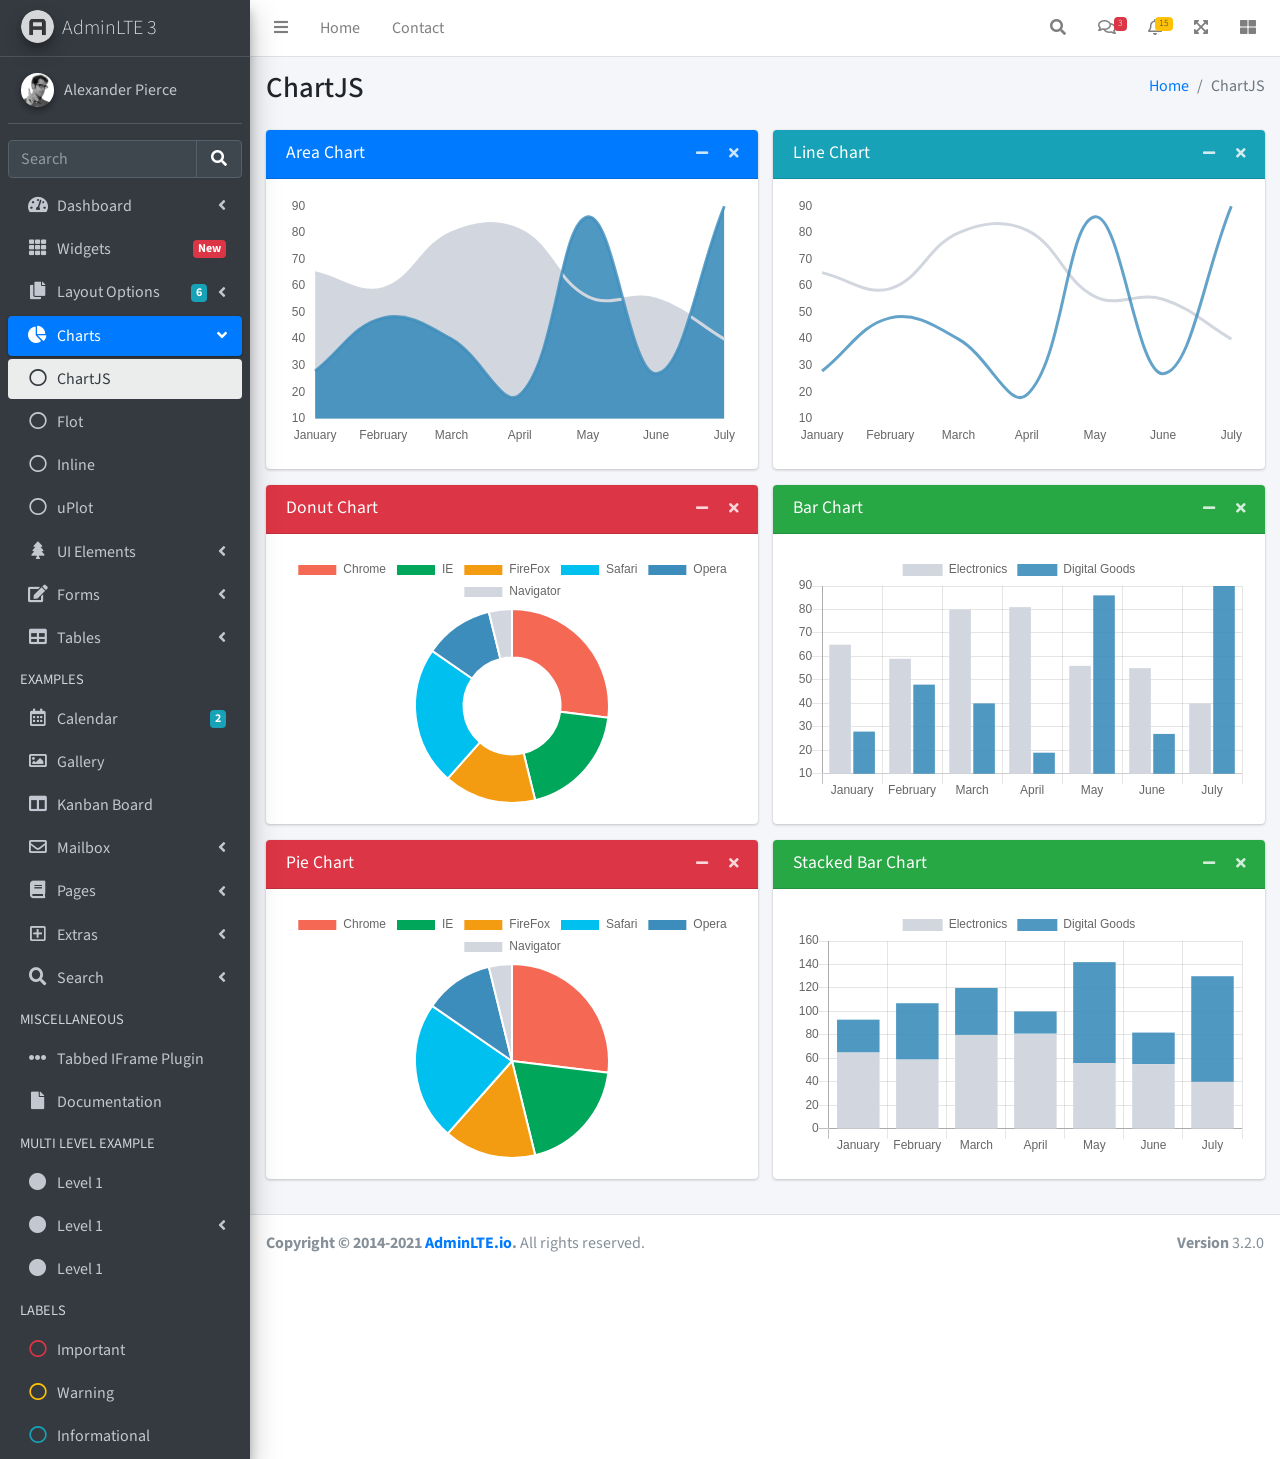
<file: Dashboard/pages/charts/chartjs.html>
<!DOCTYPE html>
<html lang="en">
<head>
  <meta charset="utf-8">
  <meta name="viewport" content="width=device-width, initial-scale=1">
  <title>AdminLTE 3 | ChartJS</title>

  <!-- Google Font: Source Sans Pro -->
  <link rel="stylesheet" href="https://fonts.googleapis.com/css?family=Source+Sans+Pro:300,400,400i,700&display=fallback">
  <!-- Font Awesome -->
  <link rel="stylesheet" href="../../plugins/fontawesome-free/css/all.min.css">
  <!-- Theme style -->
  <link rel="stylesheet" href="../../dist/css/adminlte.min.css">
</head>
<body class="hold-transition sidebar-mini">
<div class="wrapper">
  <!-- Navbar -->
  <nav class="main-header navbar navbar-expand navbar-white navbar-light">
    <!-- Left navbar links -->
    <ul class="navbar-nav">
      <li class="nav-item">
        <a class="nav-link" data-widget="pushmenu" href="#" role="button"><i class="fas fa-bars"></i></a>
      </li>
      <li class="nav-item d-none d-sm-inline-block">
        <a href="../../index3.html" class="nav-link">Home</a>
      </li>
      <li class="nav-item d-none d-sm-inline-block">
        <a href="#" class="nav-link">Contact</a>
      </li>
    </ul>

    <!-- Right navbar links -->
    <ul class="navbar-nav ml-auto">
      <!-- Navbar Search -->
      <li class="nav-item">
        <a class="nav-link" data-widget="navbar-search" href="#" role="button">
          <i class="fas fa-search"></i>
        </a>
        <div class="navbar-search-block">
          <form class="form-inline">
            <div class="input-group input-group-sm">
              <input class="form-control form-control-navbar" type="search" placeholder="Search" aria-label="Search">
              <div class="input-group-append">
                <button class="btn btn-navbar" type="submit">
                  <i class="fas fa-search"></i>
                </button>
                <button class="btn btn-navbar" type="button" data-widget="navbar-search">
                  <i class="fas fa-times"></i>
                </button>
              </div>
            </div>
          </form>
        </div>
      </li>

      <!-- Messages Dropdown Menu -->
      <li class="nav-item dropdown">
        <a class="nav-link" data-toggle="dropdown" href="#">
          <i class="far fa-comments"></i>
          <span class="badge badge-danger navbar-badge">3</span>
        </a>
        <div class="dropdown-menu dropdown-menu-lg dropdown-menu-right">
          <a href="#" class="dropdown-item">
            <!-- Message Start -->
            <div class="media">
              <img src="../../dist/img/user1-128x128.jpg" alt="User Avatar" class="img-size-50 mr-3 img-circle">
              <div class="media-body">
                <h3 class="dropdown-item-title">
                  Brad Diesel
                  <span class="float-right text-sm text-danger"><i class="fas fa-star"></i></span>
                </h3>
                <p class="text-sm">Call me whenever you can...</p>
                <p class="text-sm text-muted"><i class="far fa-clock mr-1"></i> 4 Hours Ago</p>
              </div>
            </div>
            <!-- Message End -->
          </a>
          <div class="dropdown-divider"></div>
          <a href="#" class="dropdown-item">
            <!-- Message Start -->
            <div class="media">
              <img src="../../dist/img/user8-128x128.jpg" alt="User Avatar" class="img-size-50 img-circle mr-3">
              <div class="media-body">
                <h3 class="dropdown-item-title">
                  John Pierce
                  <span class="float-right text-sm text-muted"><i class="fas fa-star"></i></span>
                </h3>
                <p class="text-sm">I got your message bro</p>
                <p class="text-sm text-muted"><i class="far fa-clock mr-1"></i> 4 Hours Ago</p>
              </div>
            </div>
            <!-- Message End -->
          </a>
          <div class="dropdown-divider"></div>
          <a href="#" class="dropdown-item">
            <!-- Message Start -->
            <div class="media">
              <img src="../../dist/img/user3-128x128.jpg" alt="User Avatar" class="img-size-50 img-circle mr-3">
              <div class="media-body">
                <h3 class="dropdown-item-title">
                  Nora Silvester
                  <span class="float-right text-sm text-warning"><i class="fas fa-star"></i></span>
                </h3>
                <p class="text-sm">The subject goes here</p>
                <p class="text-sm text-muted"><i class="far fa-clock mr-1"></i> 4 Hours Ago</p>
              </div>
            </div>
            <!-- Message End -->
          </a>
          <div class="dropdown-divider"></div>
          <a href="#" class="dropdown-item dropdown-footer">See All Messages</a>
        </div>
      </li>
      <!-- Notifications Dropdown Menu -->
      <li class="nav-item dropdown">
        <a class="nav-link" data-toggle="dropdown" href="#">
          <i class="far fa-bell"></i>
          <span class="badge badge-warning navbar-badge">15</span>
        </a>
        <div class="dropdown-menu dropdown-menu-lg dropdown-menu-right">
          <span class="dropdown-item dropdown-header">15 Notifications</span>
          <div class="dropdown-divider"></div>
          <a href="#" class="dropdown-item">
            <i class="fas fa-envelope mr-2"></i> 4 new messages
            <span class="float-right text-muted text-sm">3 mins</span>
          </a>
          <div class="dropdown-divider"></div>
          <a href="#" class="dropdown-item">
            <i class="fas fa-users mr-2"></i> 8 friend requests
            <span class="float-right text-muted text-sm">12 hours</span>
          </a>
          <div class="dropdown-divider"></div>
          <a href="#" class="dropdown-item">
            <i class="fas fa-file mr-2"></i> 3 new reports
            <span class="float-right text-muted text-sm">2 days</span>
          </a>
          <div class="dropdown-divider"></div>
          <a href="#" class="dropdown-item dropdown-footer">See All Notifications</a>
        </div>
      </li>
      <li class="nav-item">
        <a class="nav-link" data-widget="fullscreen" href="#" role="button">
          <i class="fas fa-expand-arrows-alt"></i>
        </a>
      </li>
      <li class="nav-item">
        <a class="nav-link" data-widget="control-sidebar" data-slide="true" href="#" role="button">
          <i class="fas fa-th-large"></i>
        </a>
      </li>
    </ul>
  </nav>
  <!-- /.navbar -->

  <!-- Main Sidebar Container -->
  <aside class="main-sidebar sidebar-dark-primary elevation-4">
    <!-- Brand Logo -->
    <a href="../../index3.html" class="brand-link">
      <img src="../../dist/img/AdminLTELogo.png"
           alt="AdminLTE Logo" class="brand-image img-circle elevation-3" style="opacity: .8">
      <span class="brand-text font-weight-light">AdminLTE 3</span>
    </a>

    <!-- Sidebar -->
    <div class="sidebar">
      <!-- Sidebar user panel (optional) -->
      <div class="user-panel mt-3 pb-3 mb-3 d-flex">
        <div class="image">
          <img src="../../dist/img/user2-160x160.jpg" class="img-circle elevation-2" alt="User Image">
        </div>
        <div class="info">
          <a href="#" class="d-block">Alexander Pierce</a>
        </div>
      </div>

      <!-- SidebarSearch Form -->
      <div class="form-inline">
        <div class="input-group" data-widget="sidebar-search">
          <input class="form-control form-control-sidebar" type="search" placeholder="Search" aria-label="Search">
          <div class="input-group-append">
            <button class="btn btn-sidebar">
              <i class="fas fa-search fa-fw"></i>
            </button>
          </div>
        </div>
      </div>

      <!-- Sidebar Menu -->
      <nav class="mt-2">
        <ul class="nav nav-pills nav-sidebar flex-column" data-widget="treeview" role="menu" data-accordion="false">
          <!-- Add icons to the links using the .nav-icon class
               with font-awesome or any other icon font library -->
          <li class="nav-item">
            <a href="#" class="nav-link">
              <i class="nav-icon fas fa-tachometer-alt"></i>
              <p>
                Dashboard
                <i class="right fas fa-angle-left"></i>
              </p>
            </a>
            <ul class="nav nav-treeview">
              <li class="nav-item">
                <a href="../../index.html" class="nav-link">
                  <i class="far fa-circle nav-icon"></i>
                  <p>Dashboard v1</p>
                </a>
              </li>
              <li class="nav-item">
                <a href="../../index2.html" class="nav-link">
                  <i class="far fa-circle nav-icon"></i>
                  <p>Dashboard v2</p>
                </a>
              </li>
              <li class="nav-item">
                <a href="../../index3.html" class="nav-link">
                  <i class="far fa-circle nav-icon"></i>
                  <p>Dashboard v3</p>
                </a>
              </li>
            </ul>
          </li>
          <li class="nav-item">
            <a href="../widgets.html" class="nav-link">
              <i class="nav-icon fas fa-th"></i>
              <p>
                Widgets
                <span class="right badge badge-danger">New</span>
              </p>
            </a>
          </li>
          <li class="nav-item">
            <a href="#" class="nav-link">
              <i class="nav-icon fas fa-copy"></i>
              <p>
                Layout Options
                <i class="fas fa-angle-left right"></i>
                <span class="badge badge-info right">6</span>
              </p>
            </a>
            <ul class="nav nav-treeview">
              <li class="nav-item">
                <a href="../layout/top-nav.html" class="nav-link">
                  <i class="far fa-circle nav-icon"></i>
                  <p>Top Navigation</p>
                </a>
              </li>
              <li class="nav-item">
                <a href="../layout/top-nav-sidebar.html" class="nav-link">
                  <i class="far fa-circle nav-icon"></i>
                  <p>Top Navigation + Sidebar</p>
                </a>
              </li>
              <li class="nav-item">
                <a href="../layout/boxed.html" class="nav-link">
                  <i class="far fa-circle nav-icon"></i>
                  <p>Boxed</p>
                </a>
              </li>
              <li class="nav-item">
                <a href="../layout/fixed-sidebar.html" class="nav-link">
                  <i class="far fa-circle nav-icon"></i>
                  <p>Fixed Sidebar</p>
                </a>
              </li>
              <li class="nav-item">
                <a href="../layout/fixed-sidebar-custom.html" class="nav-link">
                  <i class="far fa-circle nav-icon"></i>
                  <p>Fixed Sidebar <small>+ Custom Area</small></p>
                </a>
              </li>
              <li class="nav-item">
                <a href="../layout/fixed-topnav.html" class="nav-link">
                  <i class="far fa-circle nav-icon"></i>
                  <p>Fixed Navbar</p>
                </a>
              </li>
              <li class="nav-item">
                <a href="../layout/fixed-footer.html" class="nav-link">
                  <i class="far fa-circle nav-icon"></i>
                  <p>Fixed Footer</p>
                </a>
              </li>
              <li class="nav-item">
                <a href="../layout/collapsed-sidebar.html" class="nav-link">
                  <i class="far fa-circle nav-icon"></i>
                  <p>Collapsed Sidebar</p>
                </a>
              </li>
            </ul>
          </li>
          <li class="nav-item menu-open">
            <a href="#" class="nav-link active">
              <i class="nav-icon fas fa-chart-pie"></i>
              <p>
                Charts
                <i class="right fas fa-angle-left"></i>
              </p>
            </a>
            <ul class="nav nav-treeview">
              <li class="nav-item">
                <a href="chartjs.html" class="nav-link active">
                  <i class="far fa-circle nav-icon"></i>
                  <p>ChartJS</p>
                </a>
              </li>
              <li class="nav-item">
                <a href="flot.html" class="nav-link">
                  <i class="far fa-circle nav-icon"></i>
                  <p>Flot</p>
                </a>
              </li>
              <li class="nav-item">
                <a href="inline.html" class="nav-link">
                  <i class="far fa-circle nav-icon"></i>
                  <p>Inline</p>
                </a>
              </li>
              <li class="nav-item">
                <a href="uplot.html" class="nav-link">
                  <i class="far fa-circle nav-icon"></i>
                  <p>uPlot</p>
                </a>
              </li>
            </ul>
          </li>
          <li class="nav-item">
            <a href="#" class="nav-link">
              <i class="nav-icon fas fa-tree"></i>
              <p>
                UI Elements
                <i class="fas fa-angle-left right"></i>
              </p>
            </a>
            <ul class="nav nav-treeview">
              <li class="nav-item">
                <a href="../UI/general.html" class="nav-link">
                  <i class="far fa-circle nav-icon"></i>
                  <p>General</p>
                </a>
              </li>
              <li class="nav-item">
                <a href="../UI/icons.html" class="nav-link">
                  <i class="far fa-circle nav-icon"></i>
                  <p>Icons</p>
                </a>
              </li>
              <li class="nav-item">
                <a href="../UI/buttons.html" class="nav-link">
                  <i class="far fa-circle nav-icon"></i>
                  <p>Buttons</p>
                </a>
              </li>
              <li class="nav-item">
                <a href="../UI/sliders.html" class="nav-link">
                  <i class="far fa-circle nav-icon"></i>
                  <p>Sliders</p>
                </a>
              </li>
              <li class="nav-item">
                <a href="../UI/modals.html" class="nav-link">
                  <i class="far fa-circle nav-icon"></i>
                  <p>Modals & Alerts</p>
                </a>
              </li>
              <li class="nav-item">
                <a href="../UI/navbar.html" class="nav-link">
                  <i class="far fa-circle nav-icon"></i>
                  <p>Navbar & Tabs</p>
                </a>
              </li>
              <li class="nav-item">
                <a href="../UI/timeline.html" class="nav-link">
                  <i class="far fa-circle nav-icon"></i>
                  <p>Timeline</p>
                </a>
              </li>
              <li class="nav-item">
                <a href="../UI/ribbons.html" class="nav-link">
                  <i class="far fa-circle nav-icon"></i>
                  <p>Ribbons</p>
                </a>
              </li>
            </ul>
          </li>
          <li class="nav-item">
            <a href="#" class="nav-link">
              <i class="nav-icon fas fa-edit"></i>
              <p>
                Forms
                <i class="fas fa-angle-left right"></i>
              </p>
            </a>
            <ul class="nav nav-treeview">
              <li class="nav-item">
                <a href="../forms/general.html" class="nav-link">
                  <i class="far fa-circle nav-icon"></i>
                  <p>General Elements</p>
                </a>
              </li>
              <li class="nav-item">
                <a href="../forms/advanced.html" class="nav-link">
                  <i class="far fa-circle nav-icon"></i>
                  <p>Advanced Elements</p>
                </a>
              </li>
              <li class="nav-item">
                <a href="../forms/editors.html" class="nav-link">
                  <i class="far fa-circle nav-icon"></i>
                  <p>Editors</p>
                </a>
              </li>
              <li class="nav-item">
                <a href="../forms/validation.html" class="nav-link">
                  <i class="far fa-circle nav-icon"></i>
                  <p>Validation</p>
                </a>
              </li>
            </ul>
          </li>
          <li class="nav-item">
            <a href="#" class="nav-link">
              <i class="nav-icon fas fa-table"></i>
              <p>
                Tables
                <i class="fas fa-angle-left right"></i>
              </p>
            </a>
            <ul class="nav nav-treeview">
              <li class="nav-item">
                <a href="../tables/simple.html" class="nav-link">
                  <i class="far fa-circle nav-icon"></i>
                  <p>Simple Tables</p>
                </a>
              </li>
              <li class="nav-item">
                <a href="../tables/data.html" class="nav-link">
                  <i class="far fa-circle nav-icon"></i>
                  <p>DataTables</p>
                </a>
              </li>
              <li class="nav-item">
                <a href="../tables/jsgrid.html" class="nav-link">
                  <i class="far fa-circle nav-icon"></i>
                  <p>jsGrid</p>
                </a>
              </li>
            </ul>
          </li>
          <li class="nav-header">EXAMPLES</li>
          <li class="nav-item">
            <a href="../calendar.html" class="nav-link">
              <i class="nav-icon far fa-calendar-alt"></i>
              <p>
                Calendar
                <span class="badge badge-info right">2</span>
              </p>
            </a>
          </li>
          <li class="nav-item">
            <a href="../gallery.html" class="nav-link">
              <i class="nav-icon far fa-image"></i>
              <p>
                Gallery
              </p>
            </a>
          </li>
          <li class="nav-item">
            <a href="../kanban.html" class="nav-link">
              <i class="nav-icon fas fa-columns"></i>
              <p>
                Kanban Board
              </p>
            </a>
          </li>
          <li class="nav-item">
            <a href="#" class="nav-link">
              <i class="nav-icon far fa-envelope"></i>
              <p>
                Mailbox
                <i class="fas fa-angle-left right"></i>
              </p>
            </a>
            <ul class="nav nav-treeview">
              <li class="nav-item">
                <a href="../mailbox/mailbox.html" class="nav-link">
                  <i class="far fa-circle nav-icon"></i>
                  <p>Inbox</p>
                </a>
              </li>
              <li class="nav-item">
                <a href="../mailbox/compose.html" class="nav-link">
                  <i class="far fa-circle nav-icon"></i>
                  <p>Compose</p>
                </a>
              </li>
              <li class="nav-item">
                <a href="../mailbox/read-mail.html" class="nav-link">
                  <i class="far fa-circle nav-icon"></i>
                  <p>Read</p>
                </a>
              </li>
            </ul>
          </li>
          <li class="nav-item">
            <a href="#" class="nav-link">
              <i class="nav-icon fas fa-book"></i>
              <p>
                Pages
                <i class="fas fa-angle-left right"></i>
              </p>
            </a>
            <ul class="nav nav-treeview">
              <li class="nav-item">
                <a href="../examples/invoice.html" class="nav-link">
                  <i class="far fa-circle nav-icon"></i>
                  <p>Invoice</p>
                </a>
              </li>
              <li class="nav-item">
                <a href="../examples/profile.html" class="nav-link">
                  <i class="far fa-circle nav-icon"></i>
                  <p>Profile</p>
                </a>
              </li>
              <li class="nav-item">
                <a href="../examples/e-commerce.html" class="nav-link">
                  <i class="far fa-circle nav-icon"></i>
                  <p>E-commerce</p>
                </a>
              </li>
              <li class="nav-item">
                <a href="../examples/projects.html" class="nav-link">
                  <i class="far fa-circle nav-icon"></i>
                  <p>Projects</p>
                </a>
              </li>
              <li class="nav-item">
                <a href="../examples/project-add.html" class="nav-link">
                  <i class="far fa-circle nav-icon"></i>
                  <p>Project Add</p>
                </a>
              </li>
              <li class="nav-item">
                <a href="../examples/project-edit.html" class="nav-link">
                  <i class="far fa-circle nav-icon"></i>
                  <p>Project Edit</p>
                </a>
              </li>
              <li class="nav-item">
                <a href="../examples/project-detail.html" class="nav-link">
                  <i class="far fa-circle nav-icon"></i>
                  <p>Project Detail</p>
                </a>
              </li>
              <li class="nav-item">
                <a href="../examples/contacts.html" class="nav-link">
                  <i class="far fa-circle nav-icon"></i>
                  <p>Contacts</p>
                </a>
              </li>
              <li class="nav-item">
                <a href="../examples/faq.html" class="nav-link">
                  <i class="far fa-circle nav-icon"></i>
                  <p>FAQ</p>
                </a>
              </li>
              <li class="nav-item">
                <a href="../examples/contact-us.html" class="nav-link">
                  <i class="far fa-circle nav-icon"></i>
                  <p>Contact us</p>
                </a>
              </li>
            </ul>
          </li>
          <li class="nav-item">
            <a href="#" class="nav-link">
              <i class="nav-icon far fa-plus-square"></i>
              <p>
                Extras
                <i class="fas fa-angle-left right"></i>
              </p>
            </a>
            <ul class="nav nav-treeview">
              <li class="nav-item">
                <a href="#" class="nav-link">
                  <i class="far fa-circle nav-icon"></i>
                  <p>
                    Login & Register v1
                    <i class="fas fa-angle-left right"></i>
                  </p>
                </a>
                <ul class="nav nav-treeview">
                  <li class="nav-item">
                    <a href="../examples/login.html" class="nav-link">
                      <i class="far fa-circle nav-icon"></i>
                      <p>Login v1</p>
                    </a>
                  </li>
                  <li class="nav-item">
                    <a href="../examples/register.html" class="nav-link">
                      <i class="far fa-circle nav-icon"></i>
                      <p>Register v1</p>
                    </a>
                  </li>
                  <li class="nav-item">
                    <a href="../examples/forgot-password.html" class="nav-link">
                      <i class="far fa-circle nav-icon"></i>
                      <p>Forgot Password v1</p>
                    </a>
                  </li>
                  <li class="nav-item">
                    <a href="../examples/recover-password.html" class="nav-link">
                      <i class="far fa-circle nav-icon"></i>
                      <p>Recover Password v1</p>
                    </a>
                  </li>
                </ul>
              </li>
              <li class="nav-item">
                <a href="#" class="nav-link">
                  <i class="far fa-circle nav-icon"></i>
                  <p>
                    Login & Register v2
                    <i class="fas fa-angle-left right"></i>
                  </p>
                </a>
                <ul class="nav nav-treeview">
                  <li class="nav-item">
                    <a href="../examples/login-v2.html" class="nav-link">
                      <i class="far fa-circle nav-icon"></i>
                      <p>Login v2</p>
                    </a>
                  </li>
                  <li class="nav-item">
                    <a href="../examples/register-v2.html" class="nav-link">
                      <i class="far fa-circle nav-icon"></i>
                      <p>Register v2</p>
                    </a>
                  </li>
                  <li class="nav-item">
                    <a href="../examples/forgot-password-v2.html" class="nav-link">
                      <i class="far fa-circle nav-icon"></i>
                      <p>Forgot Password v2</p>
                    </a>
                  </li>
                  <li class="nav-item">
                    <a href="../examples/recover-password-v2.html" class="nav-link">
                      <i class="far fa-circle nav-icon"></i>
                      <p>Recover Password v2</p>
                    </a>
                  </li>
                </ul>
              </li>
              <li class="nav-item">
                <a href="../examples/lockscreen.html" class="nav-link">
                  <i class="far fa-circle nav-icon"></i>
                  <p>Lockscreen</p>
                </a>
              </li>
              <li class="nav-item">
                <a href="../examples/legacy-user-menu.html" class="nav-link">
                  <i class="far fa-circle nav-icon"></i>
                  <p>Legacy User Menu</p>
                </a>
              </li>
              <li class="nav-item">
                <a href="../examples/language-menu.html" class="nav-link">
                  <i class="far fa-circle nav-icon"></i>
                  <p>Language Menu</p>
                </a>
              </li>
              <li class="nav-item">
                <a href="../examples/404.html" class="nav-link">
                  <i class="far fa-circle nav-icon"></i>
                  <p>Error 404</p>
                </a>
              </li>
              <li class="nav-item">
                <a href="../examples/500.html" class="nav-link">
                  <i class="far fa-circle nav-icon"></i>
                  <p>Error 500</p>
                </a>
              </li>
              <li class="nav-item">
                <a href="../examples/pace.html" class="nav-link">
                  <i class="far fa-circle nav-icon"></i>
                  <p>Pace</p>
                </a>
              </li>
              <li class="nav-item">
                <a href="../examples/blank.html" class="nav-link">
                  <i class="far fa-circle nav-icon"></i>
                  <p>Blank Page</p>
                </a>
              </li>
              <li class="nav-item">
                <a href="../../starter.html" class="nav-link">
                  <i class="far fa-circle nav-icon"></i>
                  <p>Starter Page</p>
                </a>
              </li>
            </ul>
          </li>
          <li class="nav-item">
            <a href="#" class="nav-link">
              <i class="nav-icon fas fa-search"></i>
              <p>
                Search
                <i class="fas fa-angle-left right"></i>
              </p>
            </a>
            <ul class="nav nav-treeview">
              <li class="nav-item">
                <a href="../search/simple.html" class="nav-link">
                  <i class="far fa-circle nav-icon"></i>
                  <p>Simple Search</p>
                </a>
              </li>
              <li class="nav-item">
                <a href="../search/enhanced.html" class="nav-link">
                  <i class="far fa-circle nav-icon"></i>
                  <p>Enhanced</p>
                </a>
              </li>
            </ul>
          </li>
          <li class="nav-header">MISCELLANEOUS</li>
          <li class="nav-item">
            <a href="../../iframe.html" class="nav-link">
              <i class="nav-icon fas fa-ellipsis-h"></i>
              <p>Tabbed IFrame Plugin</p>
            </a>
          </li>
          <li class="nav-item">
            <a href="https://adminlte.io/docs/3.1/" class="nav-link">
              <i class="nav-icon fas fa-file"></i>
              <p>Documentation</p>
            </a>
          </li>
          <li class="nav-header">MULTI LEVEL EXAMPLE</li>
          <li class="nav-item">
            <a href="#" class="nav-link">
              <i class="fas fa-circle nav-icon"></i>
              <p>Level 1</p>
            </a>
          </li>
          <li class="nav-item">
            <a href="#" class="nav-link">
              <i class="nav-icon fas fa-circle"></i>
              <p>
                Level 1
                <i class="right fas fa-angle-left"></i>
              </p>
            </a>
            <ul class="nav nav-treeview">
              <li class="nav-item">
                <a href="#" class="nav-link">
                  <i class="far fa-circle nav-icon"></i>
                  <p>Level 2</p>
                </a>
              </li>
              <li class="nav-item">
                <a href="#" class="nav-link">
                  <i class="far fa-circle nav-icon"></i>
                  <p>
                    Level 2
                    <i class="right fas fa-angle-left"></i>
                  </p>
                </a>
                <ul class="nav nav-treeview">
                  <li class="nav-item">
                    <a href="#" class="nav-link">
                      <i class="far fa-dot-circle nav-icon"></i>
                      <p>Level 3</p>
                    </a>
                  </li>
                  <li class="nav-item">
                    <a href="#" class="nav-link">
                      <i class="far fa-dot-circle nav-icon"></i>
                      <p>Level 3</p>
                    </a>
                  </li>
                  <li class="nav-item">
                    <a href="#" class="nav-link">
                      <i class="far fa-dot-circle nav-icon"></i>
                      <p>Level 3</p>
                    </a>
                  </li>
                </ul>
              </li>
              <li class="nav-item">
                <a href="#" class="nav-link">
                  <i class="far fa-circle nav-icon"></i>
                  <p>Level 2</p>
                </a>
              </li>
            </ul>
          </li>
          <li class="nav-item">
            <a href="#" class="nav-link">
              <i class="fas fa-circle nav-icon"></i>
              <p>Level 1</p>
            </a>
          </li>
          <li class="nav-header">LABELS</li>
          <li class="nav-item">
            <a href="#" class="nav-link">
              <i class="nav-icon far fa-circle text-danger"></i>
              <p class="text">Important</p>
            </a>
          </li>
          <li class="nav-item">
            <a href="#" class="nav-link">
              <i class="nav-icon far fa-circle text-warning"></i>
              <p>Warning</p>
            </a>
          </li>
          <li class="nav-item">
            <a href="#" class="nav-link">
              <i class="nav-icon far fa-circle text-info"></i>
              <p>Informational</p>
            </a>
          </li>
        </ul>
      </nav>
      <!-- /.sidebar-menu -->
    </div>
    <!-- /.sidebar -->
  </aside>

  <!-- Content Wrapper. Contains page content -->
  <div class="content-wrapper">
    <!-- Content Header (Page header) -->
    <section class="content-header">
      <div class="container-fluid">
        <div class="row mb-2">
          <div class="col-sm-6">
            <h1>ChartJS</h1>
          </div>
          <div class="col-sm-6">
            <ol class="breadcrumb float-sm-right">
              <li class="breadcrumb-item"><a href="#">Home</a></li>
              <li class="breadcrumb-item active">ChartJS</li>
            </ol>
          </div>
        </div>
      </div><!-- /.container-fluid -->
    </section>

    <!-- Main content -->
    <section class="content">
      <div class="container-fluid">
        <div class="row">
          <div class="col-md-6">
            <!-- AREA CHART -->
            <div class="card card-primary">
              <div class="card-header">
                <h3 class="card-title">Area Chart</h3>

                <div class="card-tools">
                  <button type="button" class="btn btn-tool" data-card-widget="collapse">
                    <i class="fas fa-minus"></i>
                  </button>
                  <button type="button" class="btn btn-tool" data-card-widget="remove">
                    <i class="fas fa-times"></i>
                  </button>
                </div>
              </div>
              <div class="card-body">
                <div class="chart">
                  <canvas id="areaChart" style="min-height: 250px; height: 250px; max-height: 250px; max-width: 100%;"></canvas>
                </div>
              </div>
              <!-- /.card-body -->
            </div>
            <!-- /.card -->

            <!-- DONUT CHART -->
            <div class="card card-danger">
              <div class="card-header">
                <h3 class="card-title">Donut Chart</h3>

                <div class="card-tools">
                  <button type="button" class="btn btn-tool" data-card-widget="collapse">
                    <i class="fas fa-minus"></i>
                  </button>
                  <button type="button" class="btn btn-tool" data-card-widget="remove">
                    <i class="fas fa-times"></i>
                  </button>
                </div>
              </div>
              <div class="card-body">
                <canvas id="donutChart" style="min-height: 250px; height: 250px; max-height: 250px; max-width: 100%;"></canvas>
              </div>
              <!-- /.card-body -->
            </div>
            <!-- /.card -->

            <!-- PIE CHART -->
            <div class="card card-danger">
              <div class="card-header">
                <h3 class="card-title">Pie Chart</h3>

                <div class="card-tools">
                  <button type="button" class="btn btn-tool" data-card-widget="collapse">
                    <i class="fas fa-minus"></i>
                  </button>
                  <button type="button" class="btn btn-tool" data-card-widget="remove">
                    <i class="fas fa-times"></i>
                  </button>
                </div>
              </div>
              <div class="card-body">
                <canvas id="pieChart" style="min-height: 250px; height: 250px; max-height: 250px; max-width: 100%;"></canvas>
              </div>
              <!-- /.card-body -->
            </div>
            <!-- /.card -->

          </div>
          <!-- /.col (LEFT) -->
          <div class="col-md-6">
            <!-- LINE CHART -->
            <div class="card card-info">
              <div class="card-header">
                <h3 class="card-title">Line Chart</h3>

                <div class="card-tools">
                  <button type="button" class="btn btn-tool" data-card-widget="collapse">
                    <i class="fas fa-minus"></i>
                  </button>
                  <button type="button" class="btn btn-tool" data-card-widget="remove">
                    <i class="fas fa-times"></i>
                  </button>
                </div>
              </div>
              <div class="card-body">
                <div class="chart">
                  <canvas id="lineChart" style="min-height: 250px; height: 250px; max-height: 250px; max-width: 100%;"></canvas>
                </div>
              </div>
              <!-- /.card-body -->
            </div>
            <!-- /.card -->

            <!-- BAR CHART -->
            <div class="card card-success">
              <div class="card-header">
                <h3 class="card-title">Bar Chart</h3>

                <div class="card-tools">
                  <button type="button" class="btn btn-tool" data-card-widget="collapse">
                    <i class="fas fa-minus"></i>
                  </button>
                  <button type="button" class="btn btn-tool" data-card-widget="remove">
                    <i class="fas fa-times"></i>
                  </button>
                </div>
              </div>
              <div class="card-body">
                <div class="chart">
                  <canvas id="barChart" style="min-height: 250px; height: 250px; max-height: 250px; max-width: 100%;"></canvas>
                </div>
              </div>
              <!-- /.card-body -->
            </div>
            <!-- /.card -->

            <!-- STACKED BAR CHART -->
            <div class="card card-success">
              <div class="card-header">
                <h3 class="card-title">Stacked Bar Chart</h3>

                <div class="card-tools">
                  <button type="button" class="btn btn-tool" data-card-widget="collapse">
                    <i class="fas fa-minus"></i>
                  </button>
                  <button type="button" class="btn btn-tool" data-card-widget="remove">
                    <i class="fas fa-times"></i>
                  </button>
                </div>
              </div>
              <div class="card-body">
                <div class="chart">
                  <canvas id="stackedBarChart" style="min-height: 250px; height: 250px; max-height: 250px; max-width: 100%;"></canvas>
                </div>
              </div>
              <!-- /.card-body -->
            </div>
            <!-- /.card -->

          </div>
          <!-- /.col (RIGHT) -->
        </div>
        <!-- /.row -->
      </div><!-- /.container-fluid -->
    </section>
    <!-- /.content -->
  </div>
  <!-- /.content-wrapper -->
  <footer class="main-footer">
    <div class="float-right d-none d-sm-block">
      <b>Version</b> 3.2.0
    </div>
    <strong>Copyright &copy; 2014-2021 <a href="https://adminlte.io">AdminLTE.io</a>.</strong> All rights reserved.
  </footer>

  <!-- Control Sidebar -->
  <aside class="control-sidebar control-sidebar-dark">
    <!-- Add Content Here -->
  </aside>
  <!-- /.control-sidebar -->
</div>
<!-- ./wrapper -->

<!-- jQuery -->
<script src="../../plugins/jquery/jquery.min.js"></script>
<!-- Bootstrap 4 -->
<script src="../../plugins/bootstrap/js/bootstrap.bundle.min.js"></script>
<!-- ChartJS -->
<script src="../../plugins/chart.js/Chart.min.js"></script>
<!-- AdminLTE App -->
<script src="../../dist/js/adminlte.min.js"></script>
<!-- AdminLTE for demo purposes -->
<script src="../../dist/js/demo.js"></script>
<!-- Page specific script -->
<script>
  $(function () {
    /* ChartJS
     * -------
     * Here we will create a few charts using ChartJS
     */

    //--------------
    //- AREA CHART -
    //--------------

    // Get context with jQuery - using jQuery's .get() method.
    var areaChartCanvas = $('#areaChart').get(0).getContext('2d')

    var areaChartData = {
      labels  : ['January', 'February', 'March', 'April', 'May', 'June', 'July'],
      datasets: [
        {
          label               : 'Digital Goods',
          backgroundColor     : 'rgba(60,141,188,0.9)',
          borderColor         : 'rgba(60,141,188,0.8)',
          pointRadius          : false,
          pointColor          : '#3b8bba',
          pointStrokeColor    : 'rgba(60,141,188,1)',
          pointHighlightFill  : '#fff',
          pointHighlightStroke: 'rgba(60,141,188,1)',
          data                : [28, 48, 40, 19, 86, 27, 90]
        },
        {
          label               : 'Electronics',
          backgroundColor     : 'rgba(210, 214, 222, 1)',
          borderColor         : 'rgba(210, 214, 222, 1)',
          pointRadius         : false,
          pointColor          : 'rgba(210, 214, 222, 1)',
          pointStrokeColor    : '#c1c7d1',
          pointHighlightFill  : '#fff',
          pointHighlightStroke: 'rgba(220,220,220,1)',
          data                : [65, 59, 80, 81, 56, 55, 40]
        },
      ]
    }

    var areaChartOptions = {
      maintainAspectRatio : false,
      responsive : true,
      legend: {
        display: false
      },
      scales: {
        xAxes: [{
          gridLines : {
            display : false,
          }
        }],
        yAxes: [{
          gridLines : {
            display : false,
          }
        }]
      }
    }

    // This will get the first returned node in the jQuery collection.
    new Chart(areaChartCanvas, {
      type: 'line',
      data: areaChartData,
      options: areaChartOptions
    })

    //-------------
    //- LINE CHART -
    //--------------
    var lineChartCanvas = $('#lineChart').get(0).getContext('2d')
    var lineChartOptions = $.extend(true, {}, areaChartOptions)
    var lineChartData = $.extend(true, {}, areaChartData)
    lineChartData.datasets[0].fill = false;
    lineChartData.datasets[1].fill = false;
    lineChartOptions.datasetFill = false

    var lineChart = new Chart(lineChartCanvas, {
      type: 'line',
      data: lineChartData,
      options: lineChartOptions
    })

    //-------------
    //- DONUT CHART -
    //-------------
    // Get context with jQuery - using jQuery's .get() method.
    var donutChartCanvas = $('#donutChart').get(0).getContext('2d')
    var donutData        = {
      labels: [
          'Chrome',
          'IE',
          'FireFox',
          'Safari',
          'Opera',
          'Navigator',
      ],
      datasets: [
        {
          data: [700,500,400,600,300,100],
          backgroundColor : ['#f56954', '#00a65a', '#f39c12', '#00c0ef', '#3c8dbc', '#d2d6de'],
        }
      ]
    }
    var donutOptions     = {
      maintainAspectRatio : false,
      responsive : true,
    }
    //Create pie or douhnut chart
    // You can switch between pie and douhnut using the method below.
    new Chart(donutChartCanvas, {
      type: 'doughnut',
      data: donutData,
      options: donutOptions
    })

    //-------------
    //- PIE CHART -
    //-------------
    // Get context with jQuery - using jQuery's .get() method.
    var pieChartCanvas = $('#pieChart').get(0).getContext('2d')
    var pieData        = donutData;
    var pieOptions     = {
      maintainAspectRatio : false,
      responsive : true,
    }
    //Create pie or douhnut chart
    // You can switch between pie and douhnut using the method below.
    new Chart(pieChartCanvas, {
      type: 'pie',
      data: pieData,
      options: pieOptions
    })

    //-------------
    //- BAR CHART -
    //-------------
    var barChartCanvas = $('#barChart').get(0).getContext('2d')
    var barChartData = $.extend(true, {}, areaChartData)
    var temp0 = areaChartData.datasets[0]
    var temp1 = areaChartData.datasets[1]
    barChartData.datasets[0] = temp1
    barChartData.datasets[1] = temp0

    var barChartOptions = {
      responsive              : true,
      maintainAspectRatio     : false,
      datasetFill             : false
    }

    new Chart(barChartCanvas, {
      type: 'bar',
      data: barChartData,
      options: barChartOptions
    })

    //---------------------
    //- STACKED BAR CHART -
    //---------------------
    var stackedBarChartCanvas = $('#stackedBarChart').get(0).getContext('2d')
    var stackedBarChartData = $.extend(true, {}, barChartData)

    var stackedBarChartOptions = {
      responsive              : true,
      maintainAspectRatio     : false,
      scales: {
        xAxes: [{
          stacked: true,
        }],
        yAxes: [{
          stacked: true
        }]
      }
    }

    new Chart(stackedBarChartCanvas, {
      type: 'bar',
      data: stackedBarChartData,
      options: stackedBarChartOptions
    })
  })
</script>
</body>
</html>
</file>
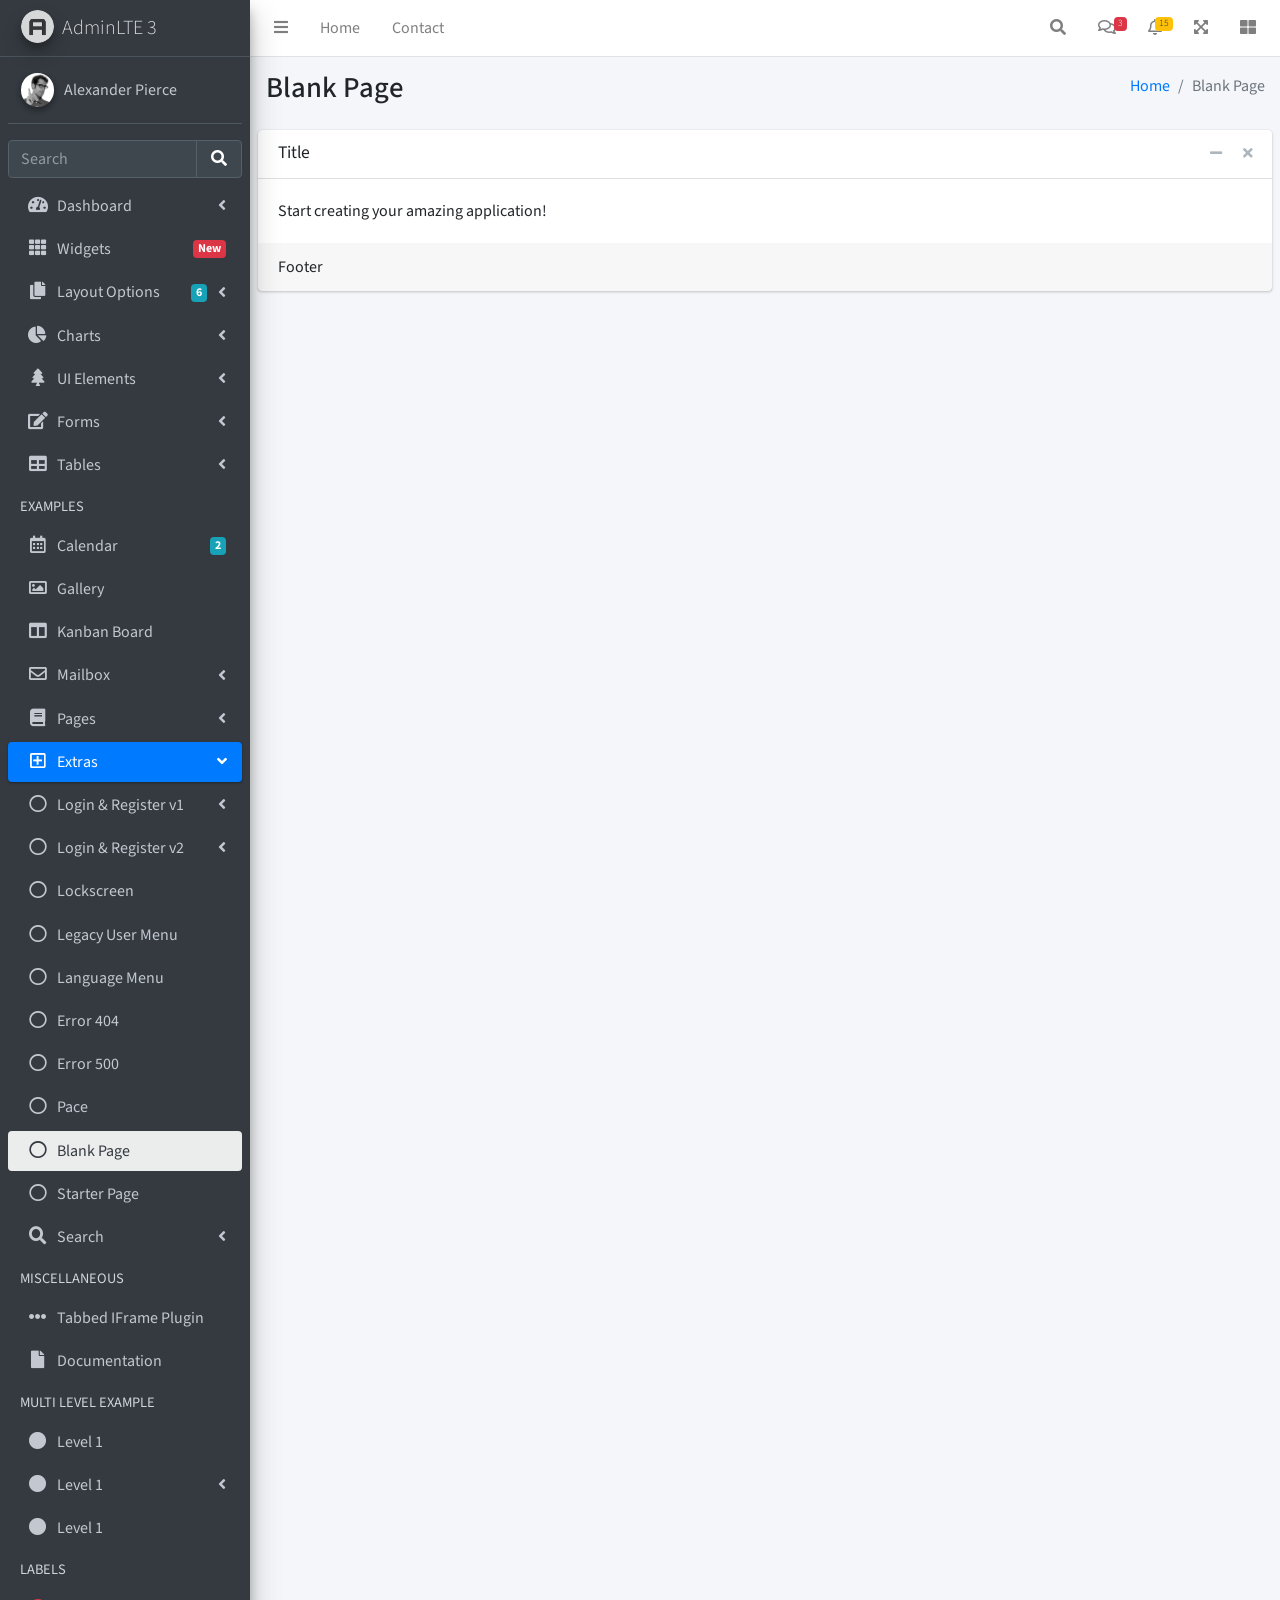
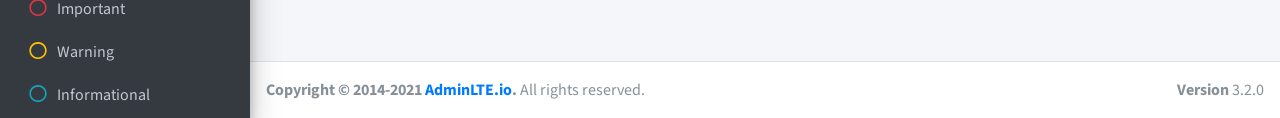
<file: Dashboard/pages/examples/blank.html>
<!DOCTYPE html>
<html lang="en">
<head>
  <meta charset="utf-8">
  <meta name="viewport" content="width=device-width, initial-scale=1">
  <title>AdminLTE 3 | Blank Page</title>

  <!-- Google Font: Source Sans Pro -->
  <link rel="stylesheet" href="https://fonts.googleapis.com/css?family=Source+Sans+Pro:300,400,400i,700&display=fallback">
  <!-- Font Awesome -->
  <link rel="stylesheet" href="../../plugins/fontawesome-free/css/all.min.css">
  <!-- Theme style -->
  <link rel="stylesheet" href="../../dist/css/adminlte.min.css">
</head>
<body class="hold-transition sidebar-mini">
<!-- Site wrapper -->
<div class="wrapper">
  <!-- Navbar -->
  <nav class="main-header navbar navbar-expand navbar-white navbar-light">
    <!-- Left navbar links -->
    <ul class="navbar-nav">
      <li class="nav-item">
        <a class="nav-link" data-widget="pushmenu" href="#" role="button"><i class="fas fa-bars"></i></a>
      </li>
      <li class="nav-item d-none d-sm-inline-block">
        <a href="../../index3.html" class="nav-link">Home</a>
      </li>
      <li class="nav-item d-none d-sm-inline-block">
        <a href="#" class="nav-link">Contact</a>
      </li>
    </ul>

    <!-- Right navbar links -->
    <ul class="navbar-nav ml-auto">
      <!-- Navbar Search -->
      <li class="nav-item">
        <a class="nav-link" data-widget="navbar-search" href="#" role="button">
          <i class="fas fa-search"></i>
        </a>
        <div class="navbar-search-block">
          <form class="form-inline">
            <div class="input-group input-group-sm">
              <input class="form-control form-control-navbar" type="search" placeholder="Search" aria-label="Search">
              <div class="input-group-append">
                <button class="btn btn-navbar" type="submit">
                  <i class="fas fa-search"></i>
                </button>
                <button class="btn btn-navbar" type="button" data-widget="navbar-search">
                  <i class="fas fa-times"></i>
                </button>
              </div>
            </div>
          </form>
        </div>
      </li>

      <!-- Messages Dropdown Menu -->
      <li class="nav-item dropdown">
        <a class="nav-link" data-toggle="dropdown" href="#">
          <i class="far fa-comments"></i>
          <span class="badge badge-danger navbar-badge">3</span>
        </a>
        <div class="dropdown-menu dropdown-menu-lg dropdown-menu-right">
          <a href="#" class="dropdown-item">
            <!-- Message Start -->
            <div class="media">
              <img src="../../dist/img/user1-128x128.jpg" alt="User Avatar" class="img-size-50 mr-3 img-circle">
              <div class="media-body">
                <h3 class="dropdown-item-title">
                  Brad Diesel
                  <span class="float-right text-sm text-danger"><i class="fas fa-star"></i></span>
                </h3>
                <p class="text-sm">Call me whenever you can...</p>
                <p class="text-sm text-muted"><i class="far fa-clock mr-1"></i> 4 Hours Ago</p>
              </div>
            </div>
            <!-- Message End -->
          </a>
          <div class="dropdown-divider"></div>
          <a href="#" class="dropdown-item">
            <!-- Message Start -->
            <div class="media">
              <img src="../../dist/img/user8-128x128.jpg" alt="User Avatar" class="img-size-50 img-circle mr-3">
              <div class="media-body">
                <h3 class="dropdown-item-title">
                  John Pierce
                  <span class="float-right text-sm text-muted"><i class="fas fa-star"></i></span>
                </h3>
                <p class="text-sm">I got your message bro</p>
                <p class="text-sm text-muted"><i class="far fa-clock mr-1"></i> 4 Hours Ago</p>
              </div>
            </div>
            <!-- Message End -->
          </a>
          <div class="dropdown-divider"></div>
          <a href="#" class="dropdown-item">
            <!-- Message Start -->
            <div class="media">
              <img src="../../dist/img/user3-128x128.jpg" alt="User Avatar" class="img-size-50 img-circle mr-3">
              <div class="media-body">
                <h3 class="dropdown-item-title">
                  Nora Silvester
                  <span class="float-right text-sm text-warning"><i class="fas fa-star"></i></span>
                </h3>
                <p class="text-sm">The subject goes here</p>
                <p class="text-sm text-muted"><i class="far fa-clock mr-1"></i> 4 Hours Ago</p>
              </div>
            </div>
            <!-- Message End -->
          </a>
          <div class="dropdown-divider"></div>
          <a href="#" class="dropdown-item dropdown-footer">See All Messages</a>
        </div>
      </li>
      <!-- Notifications Dropdown Menu -->
      <li class="nav-item dropdown">
        <a class="nav-link" data-toggle="dropdown" href="#">
          <i class="far fa-bell"></i>
          <span class="badge badge-warning navbar-badge">15</span>
        </a>
        <div class="dropdown-menu dropdown-menu-lg dropdown-menu-right">
          <span class="dropdown-item dropdown-header">15 Notifications</span>
          <div class="dropdown-divider"></div>
          <a href="#" class="dropdown-item">
            <i class="fas fa-envelope mr-2"></i> 4 new messages
            <span class="float-right text-muted text-sm">3 mins</span>
          </a>
          <div class="dropdown-divider"></div>
          <a href="#" class="dropdown-item">
            <i class="fas fa-users mr-2"></i> 8 friend requests
            <span class="float-right text-muted text-sm">12 hours</span>
          </a>
          <div class="dropdown-divider"></div>
          <a href="#" class="dropdown-item">
            <i class="fas fa-file mr-2"></i> 3 new reports
            <span class="float-right text-muted text-sm">2 days</span>
          </a>
          <div class="dropdown-divider"></div>
          <a href="#" class="dropdown-item dropdown-footer">See All Notifications</a>
        </div>
      </li>
      <li class="nav-item">
        <a class="nav-link" data-widget="fullscreen" href="#" role="button">
          <i class="fas fa-expand-arrows-alt"></i>
        </a>
      </li>
      <li class="nav-item">
        <a class="nav-link" data-widget="control-sidebar" data-slide="true" href="#" role="button">
          <i class="fas fa-th-large"></i>
        </a>
      </li>
    </ul>
  </nav>
  <!-- /.navbar -->

  <!-- Main Sidebar Container -->
  <aside class="main-sidebar sidebar-dark-primary elevation-4">
    <!-- Brand Logo -->
    <a href="../../index3.html" class="brand-link">
      <img src="../../dist/img/AdminLTELogo.png" alt="AdminLTE Logo" class="brand-image img-circle elevation-3" style="opacity: .8">
      <span class="brand-text font-weight-light">AdminLTE 3</span>
    </a>

    <!-- Sidebar -->
    <div class="sidebar">
      <!-- Sidebar user (optional) -->
      <div class="user-panel mt-3 pb-3 mb-3 d-flex">
        <div class="image">
          <img src="../../dist/img/user2-160x160.jpg" class="img-circle elevation-2" alt="User Image">
        </div>
        <div class="info">
          <a href="#" class="d-block">Alexander Pierce</a>
        </div>
      </div>

      <!-- SidebarSearch Form -->
      <div class="form-inline">
        <div class="input-group" data-widget="sidebar-search">
          <input class="form-control form-control-sidebar" type="search" placeholder="Search" aria-label="Search">
          <div class="input-group-append">
            <button class="btn btn-sidebar">
              <i class="fas fa-search fa-fw"></i>
            </button>
          </div>
        </div>
      </div>

      <!-- Sidebar Menu -->
      <nav class="mt-2">
        <ul class="nav nav-pills nav-sidebar flex-column" data-widget="treeview" role="menu" data-accordion="false">
          <!-- Add icons to the links using the .nav-icon class
               with font-awesome or any other icon font library -->
          <li class="nav-item">
            <a href="#" class="nav-link">
              <i class="nav-icon fas fa-tachometer-alt"></i>
              <p>
                Dashboard
                <i class="right fas fa-angle-left"></i>
              </p>
            </a>
            <ul class="nav nav-treeview">
              <li class="nav-item">
                <a href="../../index.html" class="nav-link">
                  <i class="far fa-circle nav-icon"></i>
                  <p>Dashboard v1</p>
                </a>
              </li>
              <li class="nav-item">
                <a href="../../index2.html" class="nav-link">
                  <i class="far fa-circle nav-icon"></i>
                  <p>Dashboard v2</p>
                </a>
              </li>
              <li class="nav-item">
                <a href="../../index3.html" class="nav-link">
                  <i class="far fa-circle nav-icon"></i>
                  <p>Dashboard v3</p>
                </a>
              </li>
            </ul>
          </li>
          <li class="nav-item">
            <a href="../widgets.html" class="nav-link">
              <i class="nav-icon fas fa-th"></i>
              <p>
                Widgets
                <span class="right badge badge-danger">New</span>
              </p>
            </a>
          </li>
          <li class="nav-item">
            <a href="#" class="nav-link">
              <i class="nav-icon fas fa-copy"></i>
              <p>
                Layout Options
                <i class="fas fa-angle-left right"></i>
                <span class="badge badge-info right">6</span>
              </p>
            </a>
            <ul class="nav nav-treeview">
              <li class="nav-item">
                <a href="../layout/top-nav.html" class="nav-link">
                  <i class="far fa-circle nav-icon"></i>
                  <p>Top Navigation</p>
                </a>
              </li>
              <li class="nav-item">
                <a href="../layout/top-nav-sidebar.html" class="nav-link">
                  <i class="far fa-circle nav-icon"></i>
                  <p>Top Navigation + Sidebar</p>
                </a>
              </li>
              <li class="nav-item">
                <a href="../layout/boxed.html" class="nav-link">
                  <i class="far fa-circle nav-icon"></i>
                  <p>Boxed</p>
                </a>
              </li>
              <li class="nav-item">
                <a href="../layout/fixed-sidebar.html" class="nav-link">
                  <i class="far fa-circle nav-icon"></i>
                  <p>Fixed Sidebar</p>
                </a>
              </li>
              <li class="nav-item">
                <a href="../layout/fixed-sidebar-custom.html" class="nav-link">
                  <i class="far fa-circle nav-icon"></i>
                  <p>Fixed Sidebar <small>+ Custom Area</small></p>
                </a>
              </li>
              <li class="nav-item">
                <a href="../layout/fixed-topnav.html" class="nav-link">
                  <i class="far fa-circle nav-icon"></i>
                  <p>Fixed Navbar</p>
                </a>
              </li>
              <li class="nav-item">
                <a href="../layout/fixed-footer.html" class="nav-link">
                  <i class="far fa-circle nav-icon"></i>
                  <p>Fixed Footer</p>
                </a>
              </li>
              <li class="nav-item">
                <a href="../layout/collapsed-sidebar.html" class="nav-link">
                  <i class="far fa-circle nav-icon"></i>
                  <p>Collapsed Sidebar</p>
                </a>
              </li>
            </ul>
          </li>
          <li class="nav-item">
            <a href="#" class="nav-link">
              <i class="nav-icon fas fa-chart-pie"></i>
              <p>
                Charts
                <i class="right fas fa-angle-left"></i>
              </p>
            </a>
            <ul class="nav nav-treeview">
              <li class="nav-item">
                <a href="../charts/chartjs.html" class="nav-link">
                  <i class="far fa-circle nav-icon"></i>
                  <p>ChartJS</p>
                </a>
              </li>
              <li class="nav-item">
                <a href="../charts/flot.html" class="nav-link">
                  <i class="far fa-circle nav-icon"></i>
                  <p>Flot</p>
                </a>
              </li>
              <li class="nav-item">
                <a href="../charts/inline.html" class="nav-link">
                  <i class="far fa-circle nav-icon"></i>
                  <p>Inline</p>
                </a>
              </li>
              <li class="nav-item">
                <a href="../charts/uplot.html" class="nav-link">
                  <i class="far fa-circle nav-icon"></i>
                  <p>uPlot</p>
                </a>
              </li>
            </ul>
          </li>
          <li class="nav-item">
            <a href="#" class="nav-link">
              <i class="nav-icon fas fa-tree"></i>
              <p>
                UI Elements
                <i class="fas fa-angle-left right"></i>
              </p>
            </a>
            <ul class="nav nav-treeview">
              <li class="nav-item">
                <a href="../UI/general.html" class="nav-link">
                  <i class="far fa-circle nav-icon"></i>
                  <p>General</p>
                </a>
              </li>
              <li class="nav-item">
                <a href="../UI/icons.html" class="nav-link">
                  <i class="far fa-circle nav-icon"></i>
                  <p>Icons</p>
                </a>
              </li>
              <li class="nav-item">
                <a href="../UI/buttons.html" class="nav-link">
                  <i class="far fa-circle nav-icon"></i>
                  <p>Buttons</p>
                </a>
              </li>
              <li class="nav-item">
                <a href="../UI/sliders.html" class="nav-link">
                  <i class="far fa-circle nav-icon"></i>
                  <p>Sliders</p>
                </a>
              </li>
              <li class="nav-item">
                <a href="../UI/modals.html" class="nav-link">
                  <i class="far fa-circle nav-icon"></i>
                  <p>Modals & Alerts</p>
                </a>
              </li>
              <li class="nav-item">
                <a href="../UI/navbar.html" class="nav-link">
                  <i class="far fa-circle nav-icon"></i>
                  <p>Navbar & Tabs</p>
                </a>
              </li>
              <li class="nav-item">
                <a href="../UI/timeline.html" class="nav-link">
                  <i class="far fa-circle nav-icon"></i>
                  <p>Timeline</p>
                </a>
              </li>
              <li class="nav-item">
                <a href="../UI/ribbons.html" class="nav-link">
                  <i class="far fa-circle nav-icon"></i>
                  <p>Ribbons</p>
                </a>
              </li>
            </ul>
          </li>
          <li class="nav-item">
            <a href="#" class="nav-link">
              <i class="nav-icon fas fa-edit"></i>
              <p>
                Forms
                <i class="fas fa-angle-left right"></i>
              </p>
            </a>
            <ul class="nav nav-treeview">
              <li class="nav-item">
                <a href="../forms/general.html" class="nav-link">
                  <i class="far fa-circle nav-icon"></i>
                  <p>General Elements</p>
                </a>
              </li>
              <li class="nav-item">
                <a href="../forms/advanced.html" class="nav-link">
                  <i class="far fa-circle nav-icon"></i>
                  <p>Advanced Elements</p>
                </a>
              </li>
              <li class="nav-item">
                <a href="../forms/editors.html" class="nav-link">
                  <i class="far fa-circle nav-icon"></i>
                  <p>Editors</p>
                </a>
              </li>
              <li class="nav-item">
                <a href="../forms/validation.html" class="nav-link">
                  <i class="far fa-circle nav-icon"></i>
                  <p>Validation</p>
                </a>
              </li>
            </ul>
          </li>
          <li class="nav-item">
            <a href="#" class="nav-link">
              <i class="nav-icon fas fa-table"></i>
              <p>
                Tables
                <i class="fas fa-angle-left right"></i>
              </p>
            </a>
            <ul class="nav nav-treeview">
              <li class="nav-item">
                <a href="../tables/simple.html" class="nav-link">
                  <i class="far fa-circle nav-icon"></i>
                  <p>Simple Tables</p>
                </a>
              </li>
              <li class="nav-item">
                <a href="../tables/data.html" class="nav-link">
                  <i class="far fa-circle nav-icon"></i>
                  <p>DataTables</p>
                </a>
              </li>
              <li class="nav-item">
                <a href="../tables/jsgrid.html" class="nav-link">
                  <i class="far fa-circle nav-icon"></i>
                  <p>jsGrid</p>
                </a>
              </li>
            </ul>
          </li>
          <li class="nav-header">EXAMPLES</li>
          <li class="nav-item">
            <a href="../calendar.html" class="nav-link">
              <i class="nav-icon far fa-calendar-alt"></i>
              <p>
                Calendar
                <span class="badge badge-info right">2</span>
              </p>
            </a>
          </li>
          <li class="nav-item">
            <a href="../gallery.html" class="nav-link">
              <i class="nav-icon far fa-image"></i>
              <p>
                Gallery
              </p>
            </a>
          </li>
          <li class="nav-item">
            <a href="../kanban.html" class="nav-link">
              <i class="nav-icon fas fa-columns"></i>
              <p>
                Kanban Board
              </p>
            </a>
          </li>
          <li class="nav-item">
            <a href="#" class="nav-link">
              <i class="nav-icon far fa-envelope"></i>
              <p>
                Mailbox
                <i class="fas fa-angle-left right"></i>
              </p>
            </a>
            <ul class="nav nav-treeview">
              <li class="nav-item">
                <a href="../mailbox/mailbox.html" class="nav-link">
                  <i class="far fa-circle nav-icon"></i>
                  <p>Inbox</p>
                </a>
              </li>
              <li class="nav-item">
                <a href="../mailbox/compose.html" class="nav-link">
                  <i class="far fa-circle nav-icon"></i>
                  <p>Compose</p>
                </a>
              </li>
              <li class="nav-item">
                <a href="../mailbox/read-mail.html" class="nav-link">
                  <i class="far fa-circle nav-icon"></i>
                  <p>Read</p>
                </a>
              </li>
            </ul>
          </li>
          <li class="nav-item">
            <a href="#" class="nav-link">
              <i class="nav-icon fas fa-book"></i>
              <p>
                Pages
                <i class="fas fa-angle-left right"></i>
              </p>
            </a>
            <ul class="nav nav-treeview">
              <li class="nav-item">
                <a href="../examples/invoice.html" class="nav-link">
                  <i class="far fa-circle nav-icon"></i>
                  <p>Invoice</p>
                </a>
              </li>
              <li class="nav-item">
                <a href="../examples/profile.html" class="nav-link">
                  <i class="far fa-circle nav-icon"></i>
                  <p>Profile</p>
                </a>
              </li>
              <li class="nav-item">
                <a href="../examples/e-commerce.html" class="nav-link">
                  <i class="far fa-circle nav-icon"></i>
                  <p>E-commerce</p>
                </a>
              </li>
              <li class="nav-item">
                <a href="../examples/projects.html" class="nav-link">
                  <i class="far fa-circle nav-icon"></i>
                  <p>Projects</p>
                </a>
              </li>
              <li class="nav-item">
                <a href="../examples/project-add.html" class="nav-link">
                  <i class="far fa-circle nav-icon"></i>
                  <p>Project Add</p>
                </a>
              </li>
              <li class="nav-item">
                <a href="../examples/project-edit.html" class="nav-link">
                  <i class="far fa-circle nav-icon"></i>
                  <p>Project Edit</p>
                </a>
              </li>
              <li class="nav-item">
                <a href="../examples/project-detail.html" class="nav-link">
                  <i class="far fa-circle nav-icon"></i>
                  <p>Project Detail</p>
                </a>
              </li>
              <li class="nav-item">
                <a href="../examples/contacts.html" class="nav-link">
                  <i class="far fa-circle nav-icon"></i>
                  <p>Contacts</p>
                </a>
              </li>
              <li class="nav-item">
                <a href="../examples/faq.html" class="nav-link">
                  <i class="far fa-circle nav-icon"></i>
                  <p>FAQ</p>
                </a>
              </li>
              <li class="nav-item">
                <a href="../examples/contact-us.html" class="nav-link">
                  <i class="far fa-circle nav-icon"></i>
                  <p>Contact us</p>
                </a>
              </li>
            </ul>
          </li>
          <li class="nav-item menu-open">
            <a href="#" class="nav-link active">
              <i class="nav-icon far fa-plus-square"></i>
              <p>
                Extras
                <i class="fas fa-angle-left right"></i>
              </p>
            </a>
            <ul class="nav nav-treeview">
              <li class="nav-item">
                <a href="#" class="nav-link">
                  <i class="far fa-circle nav-icon"></i>
                  <p>
                    Login & Register v1
                    <i class="fas fa-angle-left right"></i>
                  </p>
                </a>
                <ul class="nav nav-treeview">
                  <li class="nav-item">
                    <a href="../examples/login.html" class="nav-link">
                      <i class="far fa-circle nav-icon"></i>
                      <p>Login v1</p>
                    </a>
                  </li>
                  <li class="nav-item">
                    <a href="../examples/register.html" class="nav-link">
                      <i class="far fa-circle nav-icon"></i>
                      <p>Register v1</p>
                    </a>
                  </li>
                  <li class="nav-item">
                    <a href="../examples/forgot-password.html" class="nav-link">
                      <i class="far fa-circle nav-icon"></i>
                      <p>Forgot Password v1</p>
                    </a>
                  </li>
                  <li class="nav-item">
                    <a href="../examples/recover-password.html" class="nav-link">
                      <i class="far fa-circle nav-icon"></i>
                      <p>Recover Password v1</p>
                    </a>
                  </li>
                </ul>
              </li>
              <li class="nav-item">
                <a href="#" class="nav-link">
                  <i class="far fa-circle nav-icon"></i>
                  <p>
                    Login & Register v2
                    <i class="fas fa-angle-left right"></i>
                  </p>
                </a>
                <ul class="nav nav-treeview">
                  <li class="nav-item">
                    <a href="../examples/login-v2.html" class="nav-link">
                      <i class="far fa-circle nav-icon"></i>
                      <p>Login v2</p>
                    </a>
                  </li>
                  <li class="nav-item">
                    <a href="../examples/register-v2.html" class="nav-link">
                      <i class="far fa-circle nav-icon"></i>
                      <p>Register v2</p>
                    </a>
                  </li>
                  <li class="nav-item">
                    <a href="../examples/forgot-password-v2.html" class="nav-link">
                      <i class="far fa-circle nav-icon"></i>
                      <p>Forgot Password v2</p>
                    </a>
                  </li>
                  <li class="nav-item">
                    <a href="../examples/recover-password-v2.html" class="nav-link">
                      <i class="far fa-circle nav-icon"></i>
                      <p>Recover Password v2</p>
                    </a>
                  </li>
                </ul>
              </li>
              <li class="nav-item">
                <a href="../examples/lockscreen.html" class="nav-link">
                  <i class="far fa-circle nav-icon"></i>
                  <p>Lockscreen</p>
                </a>
              </li>
              <li class="nav-item">
                <a href="../examples/legacy-user-menu.html" class="nav-link">
                  <i class="far fa-circle nav-icon"></i>
                  <p>Legacy User Menu</p>
                </a>
              </li>
              <li class="nav-item">
                <a href="../examples/language-menu.html" class="nav-link">
                  <i class="far fa-circle nav-icon"></i>
                  <p>Language Menu</p>
                </a>
              </li>
              <li class="nav-item">
                <a href="../examples/404.html" class="nav-link">
                  <i class="far fa-circle nav-icon"></i>
                  <p>Error 404</p>
                </a>
              </li>
              <li class="nav-item">
                <a href="../examples/500.html" class="nav-link">
                  <i class="far fa-circle nav-icon"></i>
                  <p>Error 500</p>
                </a>
              </li>
              <li class="nav-item">
                <a href="../examples/pace.html" class="nav-link">
                  <i class="far fa-circle nav-icon"></i>
                  <p>Pace</p>
                </a>
              </li>
              <li class="nav-item">
                <a href="../examples/blank.html" class="nav-link active">
                  <i class="far fa-circle nav-icon"></i>
                  <p>Blank Page</p>
                </a>
              </li>
              <li class="nav-item">
                <a href="../../starter.html" class="nav-link">
                  <i class="far fa-circle nav-icon"></i>
                  <p>Starter Page</p>
                </a>
              </li>
            </ul>
          </li>
          <li class="nav-item">
            <a href="#" class="nav-link">
              <i class="nav-icon fas fa-search"></i>
              <p>
                Search
                <i class="fas fa-angle-left right"></i>
              </p>
            </a>
            <ul class="nav nav-treeview">
              <li class="nav-item">
                <a href="../search/simple.html" class="nav-link">
                  <i class="far fa-circle nav-icon"></i>
                  <p>Simple Search</p>
                </a>
              </li>
              <li class="nav-item">
                <a href="../search/enhanced.html" class="nav-link">
                  <i class="far fa-circle nav-icon"></i>
                  <p>Enhanced</p>
                </a>
              </li>
            </ul>
          </li>
          <li class="nav-header">MISCELLANEOUS</li>
          <li class="nav-item">
            <a href="../../iframe.html" class="nav-link">
              <i class="nav-icon fas fa-ellipsis-h"></i>
              <p>Tabbed IFrame Plugin</p>
            </a>
          </li>
          <li class="nav-item">
            <a href="https://adminlte.io/docs/3.1/" class="nav-link">
              <i class="nav-icon fas fa-file"></i>
              <p>Documentation</p>
            </a>
          </li>
          <li class="nav-header">MULTI LEVEL EXAMPLE</li>
          <li class="nav-item">
            <a href="#" class="nav-link">
              <i class="fas fa-circle nav-icon"></i>
              <p>Level 1</p>
            </a>
          </li>
          <li class="nav-item">
            <a href="#" class="nav-link">
              <i class="nav-icon fas fa-circle"></i>
              <p>
                Level 1
                <i class="right fas fa-angle-left"></i>
              </p>
            </a>
            <ul class="nav nav-treeview">
              <li class="nav-item">
                <a href="#" class="nav-link">
                  <i class="far fa-circle nav-icon"></i>
                  <p>Level 2</p>
                </a>
              </li>
              <li class="nav-item">
                <a href="#" class="nav-link">
                  <i class="far fa-circle nav-icon"></i>
                  <p>
                    Level 2
                    <i class="right fas fa-angle-left"></i>
                  </p>
                </a>
                <ul class="nav nav-treeview">
                  <li class="nav-item">
                    <a href="#" class="nav-link">
                      <i class="far fa-dot-circle nav-icon"></i>
                      <p>Level 3</p>
                    </a>
                  </li>
                  <li class="nav-item">
                    <a href="#" class="nav-link">
                      <i class="far fa-dot-circle nav-icon"></i>
                      <p>Level 3</p>
                    </a>
                  </li>
                  <li class="nav-item">
                    <a href="#" class="nav-link">
                      <i class="far fa-dot-circle nav-icon"></i>
                      <p>Level 3</p>
                    </a>
                  </li>
                </ul>
              </li>
              <li class="nav-item">
                <a href="#" class="nav-link">
                  <i class="far fa-circle nav-icon"></i>
                  <p>Level 2</p>
                </a>
              </li>
            </ul>
          </li>
          <li class="nav-item">
            <a href="#" class="nav-link">
              <i class="fas fa-circle nav-icon"></i>
              <p>Level 1</p>
            </a>
          </li>
          <li class="nav-header">LABELS</li>
          <li class="nav-item">
            <a href="#" class="nav-link">
              <i class="nav-icon far fa-circle text-danger"></i>
              <p class="text">Important</p>
            </a>
          </li>
          <li class="nav-item">
            <a href="#" class="nav-link">
              <i class="nav-icon far fa-circle text-warning"></i>
              <p>Warning</p>
            </a>
          </li>
          <li class="nav-item">
            <a href="#" class="nav-link">
              <i class="nav-icon far fa-circle text-info"></i>
              <p>Informational</p>
            </a>
          </li>
        </ul>
      </nav>
      <!-- /.sidebar-menu -->
    </div>
    <!-- /.sidebar -->
  </aside>

  <!-- Content Wrapper. Contains page content -->
  <div class="content-wrapper">
    <!-- Content Header (Page header) -->
    <section class="content-header">
      <div class="container-fluid">
        <div class="row mb-2">
          <div class="col-sm-6">
            <h1>Blank Page</h1>
          </div>
          <div class="col-sm-6">
            <ol class="breadcrumb float-sm-right">
              <li class="breadcrumb-item"><a href="#">Home</a></li>
              <li class="breadcrumb-item active">Blank Page</li>
            </ol>
          </div>
        </div>
      </div><!-- /.container-fluid -->
    </section>

    <!-- Main content -->
    <section class="content">

      <!-- Default box -->
      <div class="card">
        <div class="card-header">
          <h3 class="card-title">Title</h3>

          <div class="card-tools">
            <button type="button" class="btn btn-tool" data-card-widget="collapse" title="Collapse">
              <i class="fas fa-minus"></i>
            </button>
            <button type="button" class="btn btn-tool" data-card-widget="remove" title="Remove">
              <i class="fas fa-times"></i>
            </button>
          </div>
        </div>
        <div class="card-body">
          Start creating your amazing application!
        </div>
        <!-- /.card-body -->
        <div class="card-footer">
          Footer
        </div>
        <!-- /.card-footer-->
      </div>
      <!-- /.card -->

    </section>
    <!-- /.content -->
  </div>
  <!-- /.content-wrapper -->

  <footer class="main-footer">
    <div class="float-right d-none d-sm-block">
      <b>Version</b> 3.2.0
    </div>
    <strong>Copyright &copy; 2014-2021 <a href="https://adminlte.io">AdminLTE.io</a>.</strong> All rights reserved.
  </footer>

  <!-- Control Sidebar -->
  <aside class="control-sidebar control-sidebar-dark">
    <!-- Control sidebar content goes here -->
  </aside>
  <!-- /.control-sidebar -->
</div>
<!-- ./wrapper -->

<!-- jQuery -->
<script src="../../plugins/jquery/jquery.min.js"></script>
<!-- Bootstrap 4 -->
<script src="../../plugins/bootstrap/js/bootstrap.bundle.min.js"></script>
<!-- AdminLTE App -->
<script src="../../dist/js/adminlte.min.js"></script>
<!-- AdminLTE for demo purposes -->
<script src="../../dist/js/demo.js"></script>
</body>
</html>
</file>
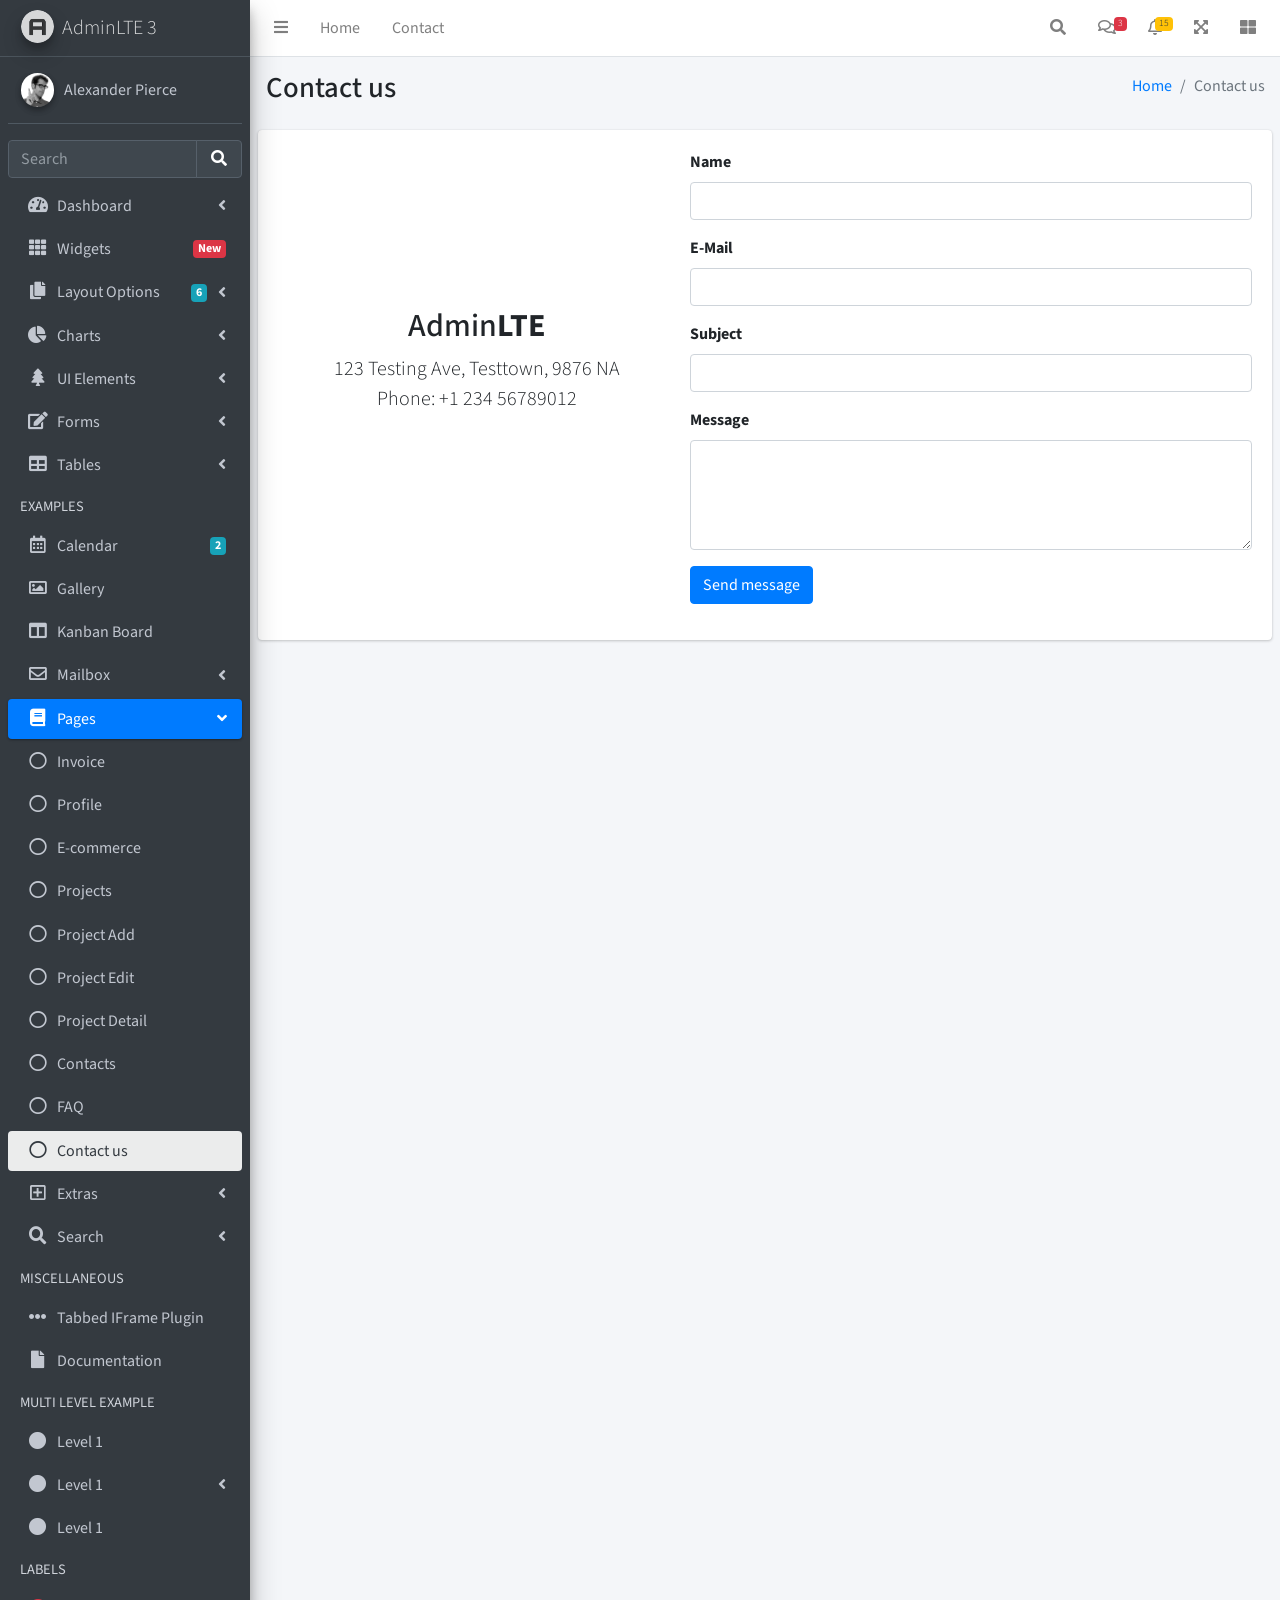
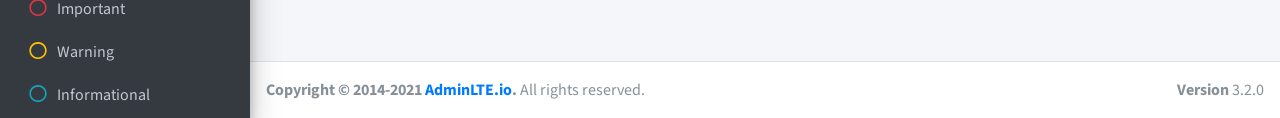
<file: Dashboard/pages/examples/contact-us.html>
<!DOCTYPE html>
<html lang="en">
<head>
  <meta charset="utf-8">
  <meta name="viewport" content="width=device-width, initial-scale=1">
  <title>AdminLTE 3 | Contact us</title>

  <!-- Google Font: Source Sans Pro -->
  <link rel="stylesheet" href="https://fonts.googleapis.com/css?family=Source+Sans+Pro:300,400,400i,700&display=fallback">
  <!-- Font Awesome -->
  <link rel="stylesheet" href="../../plugins/fontawesome-free/css/all.min.css">
  <!-- Theme style -->
  <link rel="stylesheet" href="../../dist/css/adminlte.min.css">
</head>
<body class="hold-transition sidebar-mini">
<!-- Site wrapper -->
<div class="wrapper">
  <!-- Navbar -->
  <nav class="main-header navbar navbar-expand navbar-white navbar-light">
    <!-- Left navbar links -->
    <ul class="navbar-nav">
      <li class="nav-item">
        <a class="nav-link" data-widget="pushmenu" href="#" role="button"><i class="fas fa-bars"></i></a>
      </li>
      <li class="nav-item d-none d-sm-inline-block">
        <a href="../../index3.html" class="nav-link">Home</a>
      </li>
      <li class="nav-item d-none d-sm-inline-block">
        <a href="#" class="nav-link">Contact</a>
      </li>
    </ul>

    <!-- Right navbar links -->
    <ul class="navbar-nav ml-auto">
      <!-- Navbar Search -->
      <li class="nav-item">
        <a class="nav-link" data-widget="navbar-search" href="#" role="button">
          <i class="fas fa-search"></i>
        </a>
        <div class="navbar-search-block">
          <form class="form-inline">
            <div class="input-group input-group-sm">
              <input class="form-control form-control-navbar" type="search" placeholder="Search" aria-label="Search">
              <div class="input-group-append">
                <button class="btn btn-navbar" type="submit">
                  <i class="fas fa-search"></i>
                </button>
                <button class="btn btn-navbar" type="button" data-widget="navbar-search">
                  <i class="fas fa-times"></i>
                </button>
              </div>
            </div>
          </form>
        </div>
      </li>

      <!-- Messages Dropdown Menu -->
      <li class="nav-item dropdown">
        <a class="nav-link" data-toggle="dropdown" href="#">
          <i class="far fa-comments"></i>
          <span class="badge badge-danger navbar-badge">3</span>
        </a>
        <div class="dropdown-menu dropdown-menu-lg dropdown-menu-right">
          <a href="#" class="dropdown-item">
            <!-- Message Start -->
            <div class="media">
              <img src="../../dist/img/user1-128x128.jpg" alt="User Avatar" class="img-size-50 mr-3 img-circle">
              <div class="media-body">
                <h3 class="dropdown-item-title">
                  Brad Diesel
                  <span class="float-right text-sm text-danger"><i class="fas fa-star"></i></span>
                </h3>
                <p class="text-sm">Call me whenever you can...</p>
                <p class="text-sm text-muted"><i class="far fa-clock mr-1"></i> 4 Hours Ago</p>
              </div>
            </div>
            <!-- Message End -->
          </a>
          <div class="dropdown-divider"></div>
          <a href="#" class="dropdown-item">
            <!-- Message Start -->
            <div class="media">
              <img src="../../dist/img/user8-128x128.jpg" alt="User Avatar" class="img-size-50 img-circle mr-3">
              <div class="media-body">
                <h3 class="dropdown-item-title">
                  John Pierce
                  <span class="float-right text-sm text-muted"><i class="fas fa-star"></i></span>
                </h3>
                <p class="text-sm">I got your message bro</p>
                <p class="text-sm text-muted"><i class="far fa-clock mr-1"></i> 4 Hours Ago</p>
              </div>
            </div>
            <!-- Message End -->
          </a>
          <div class="dropdown-divider"></div>
          <a href="#" class="dropdown-item">
            <!-- Message Start -->
            <div class="media">
              <img src="../../dist/img/user3-128x128.jpg" alt="User Avatar" class="img-size-50 img-circle mr-3">
              <div class="media-body">
                <h3 class="dropdown-item-title">
                  Nora Silvester
                  <span class="float-right text-sm text-warning"><i class="fas fa-star"></i></span>
                </h3>
                <p class="text-sm">The subject goes here</p>
                <p class="text-sm text-muted"><i class="far fa-clock mr-1"></i> 4 Hours Ago</p>
              </div>
            </div>
            <!-- Message End -->
          </a>
          <div class="dropdown-divider"></div>
          <a href="#" class="dropdown-item dropdown-footer">See All Messages</a>
        </div>
      </li>
      <!-- Notifications Dropdown Menu -->
      <li class="nav-item dropdown">
        <a class="nav-link" data-toggle="dropdown" href="#">
          <i class="far fa-bell"></i>
          <span class="badge badge-warning navbar-badge">15</span>
        </a>
        <div class="dropdown-menu dropdown-menu-lg dropdown-menu-right">
          <span class="dropdown-item dropdown-header">15 Notifications</span>
          <div class="dropdown-divider"></div>
          <a href="#" class="dropdown-item">
            <i class="fas fa-envelope mr-2"></i> 4 new messages
            <span class="float-right text-muted text-sm">3 mins</span>
          </a>
          <div class="dropdown-divider"></div>
          <a href="#" class="dropdown-item">
            <i class="fas fa-users mr-2"></i> 8 friend requests
            <span class="float-right text-muted text-sm">12 hours</span>
          </a>
          <div class="dropdown-divider"></div>
          <a href="#" class="dropdown-item">
            <i class="fas fa-file mr-2"></i> 3 new reports
            <span class="float-right text-muted text-sm">2 days</span>
          </a>
          <div class="dropdown-divider"></div>
          <a href="#" class="dropdown-item dropdown-footer">See All Notifications</a>
        </div>
      </li>
      <li class="nav-item">
        <a class="nav-link" data-widget="fullscreen" href="#" role="button">
          <i class="fas fa-expand-arrows-alt"></i>
        </a>
      </li>
      <li class="nav-item">
        <a class="nav-link" data-widget="control-sidebar" data-slide="true" href="#" role="button">
          <i class="fas fa-th-large"></i>
        </a>
      </li>
    </ul>
  </nav>
  <!-- /.navbar -->

  <!-- Main Sidebar Container -->
  <aside class="main-sidebar sidebar-dark-primary elevation-4">
    <!-- Brand Logo -->
    <a href="../../index3.html" class="brand-link">
      <img src="../../dist/img/AdminLTELogo.png" alt="AdminLTE Logo" class="brand-image img-circle elevation-3" style="opacity: .8">
      <span class="brand-text font-weight-light">AdminLTE 3</span>
    </a>

    <!-- Sidebar -->
    <div class="sidebar">
      <!-- Sidebar user (optional) -->
      <div class="user-panel mt-3 pb-3 mb-3 d-flex">
        <div class="image">
          <img src="../../dist/img/user2-160x160.jpg" class="img-circle elevation-2" alt="User Image">
        </div>
        <div class="info">
          <a href="#" class="d-block">Alexander Pierce</a>
        </div>
      </div>

      <!-- SidebarSearch Form -->
      <div class="form-inline">
        <div class="input-group" data-widget="sidebar-search">
          <input class="form-control form-control-sidebar" type="search" placeholder="Search" aria-label="Search">
          <div class="input-group-append">
            <button class="btn btn-sidebar">
              <i class="fas fa-search fa-fw"></i>
            </button>
          </div>
        </div>
      </div>

      <!-- Sidebar Menu -->
      <nav class="mt-2">
        <ul class="nav nav-pills nav-sidebar flex-column" data-widget="treeview" role="menu" data-accordion="false">
          <!-- Add icons to the links using the .nav-icon class
               with font-awesome or any other icon font library -->
          <li class="nav-item">
            <a href="#" class="nav-link">
              <i class="nav-icon fas fa-tachometer-alt"></i>
              <p>
                Dashboard
                <i class="right fas fa-angle-left"></i>
              </p>
            </a>
            <ul class="nav nav-treeview">
              <li class="nav-item">
                <a href="../../index.html" class="nav-link">
                  <i class="far fa-circle nav-icon"></i>
                  <p>Dashboard v1</p>
                </a>
              </li>
              <li class="nav-item">
                <a href="../../index2.html" class="nav-link">
                  <i class="far fa-circle nav-icon"></i>
                  <p>Dashboard v2</p>
                </a>
              </li>
              <li class="nav-item">
                <a href="../../index3.html" class="nav-link">
                  <i class="far fa-circle nav-icon"></i>
                  <p>Dashboard v3</p>
                </a>
              </li>
            </ul>
          </li>
          <li class="nav-item">
            <a href="../widgets.html" class="nav-link">
              <i class="nav-icon fas fa-th"></i>
              <p>
                Widgets
                <span class="right badge badge-danger">New</span>
              </p>
            </a>
          </li>
          <li class="nav-item">
            <a href="#" class="nav-link">
              <i class="nav-icon fas fa-copy"></i>
              <p>
                Layout Options
                <i class="fas fa-angle-left right"></i>
                <span class="badge badge-info right">6</span>
              </p>
            </a>
            <ul class="nav nav-treeview">
              <li class="nav-item">
                <a href="../layout/top-nav.html" class="nav-link">
                  <i class="far fa-circle nav-icon"></i>
                  <p>Top Navigation</p>
                </a>
              </li>
              <li class="nav-item">
                <a href="../layout/top-nav-sidebar.html" class="nav-link">
                  <i class="far fa-circle nav-icon"></i>
                  <p>Top Navigation + Sidebar</p>
                </a>
              </li>
              <li class="nav-item">
                <a href="../layout/boxed.html" class="nav-link">
                  <i class="far fa-circle nav-icon"></i>
                  <p>Boxed</p>
                </a>
              </li>
              <li class="nav-item">
                <a href="../layout/fixed-sidebar.html" class="nav-link">
                  <i class="far fa-circle nav-icon"></i>
                  <p>Fixed Sidebar</p>
                </a>
              </li>
              <li class="nav-item">
                <a href="../layout/fixed-sidebar-custom.html" class="nav-link">
                  <i class="far fa-circle nav-icon"></i>
                  <p>Fixed Sidebar <small>+ Custom Area</small></p>
                </a>
              </li>
              <li class="nav-item">
                <a href="../layout/fixed-topnav.html" class="nav-link">
                  <i class="far fa-circle nav-icon"></i>
                  <p>Fixed Navbar</p>
                </a>
              </li>
              <li class="nav-item">
                <a href="../layout/fixed-footer.html" class="nav-link">
                  <i class="far fa-circle nav-icon"></i>
                  <p>Fixed Footer</p>
                </a>
              </li>
              <li class="nav-item">
                <a href="../layout/collapsed-sidebar.html" class="nav-link">
                  <i class="far fa-circle nav-icon"></i>
                  <p>Collapsed Sidebar</p>
                </a>
              </li>
            </ul>
          </li>
          <li class="nav-item">
            <a href="#" class="nav-link">
              <i class="nav-icon fas fa-chart-pie"></i>
              <p>
                Charts
                <i class="right fas fa-angle-left"></i>
              </p>
            </a>
            <ul class="nav nav-treeview">
              <li class="nav-item">
                <a href="../charts/chartjs.html" class="nav-link">
                  <i class="far fa-circle nav-icon"></i>
                  <p>ChartJS</p>
                </a>
              </li>
              <li class="nav-item">
                <a href="../charts/flot.html" class="nav-link">
                  <i class="far fa-circle nav-icon"></i>
                  <p>Flot</p>
                </a>
              </li>
              <li class="nav-item">
                <a href="../charts/inline.html" class="nav-link">
                  <i class="far fa-circle nav-icon"></i>
                  <p>Inline</p>
                </a>
              </li>
              <li class="nav-item">
                <a href="../charts/uplot.html" class="nav-link">
                  <i class="far fa-circle nav-icon"></i>
                  <p>uPlot</p>
                </a>
              </li>
            </ul>
          </li>
          <li class="nav-item">
            <a href="#" class="nav-link">
              <i class="nav-icon fas fa-tree"></i>
              <p>
                UI Elements
                <i class="fas fa-angle-left right"></i>
              </p>
            </a>
            <ul class="nav nav-treeview">
              <li class="nav-item">
                <a href="../UI/general.html" class="nav-link">
                  <i class="far fa-circle nav-icon"></i>
                  <p>General</p>
                </a>
              </li>
              <li class="nav-item">
                <a href="../UI/icons.html" class="nav-link">
                  <i class="far fa-circle nav-icon"></i>
                  <p>Icons</p>
                </a>
              </li>
              <li class="nav-item">
                <a href="../UI/buttons.html" class="nav-link">
                  <i class="far fa-circle nav-icon"></i>
                  <p>Buttons</p>
                </a>
              </li>
              <li class="nav-item">
                <a href="../UI/sliders.html" class="nav-link">
                  <i class="far fa-circle nav-icon"></i>
                  <p>Sliders</p>
                </a>
              </li>
              <li class="nav-item">
                <a href="../UI/modals.html" class="nav-link">
                  <i class="far fa-circle nav-icon"></i>
                  <p>Modals & Alerts</p>
                </a>
              </li>
              <li class="nav-item">
                <a href="../UI/navbar.html" class="nav-link">
                  <i class="far fa-circle nav-icon"></i>
                  <p>Navbar & Tabs</p>
                </a>
              </li>
              <li class="nav-item">
                <a href="../UI/timeline.html" class="nav-link">
                  <i class="far fa-circle nav-icon"></i>
                  <p>Timeline</p>
                </a>
              </li>
              <li class="nav-item">
                <a href="../UI/ribbons.html" class="nav-link">
                  <i class="far fa-circle nav-icon"></i>
                  <p>Ribbons</p>
                </a>
              </li>
            </ul>
          </li>
          <li class="nav-item">
            <a href="#" class="nav-link">
              <i class="nav-icon fas fa-edit"></i>
              <p>
                Forms
                <i class="fas fa-angle-left right"></i>
              </p>
            </a>
            <ul class="nav nav-treeview">
              <li class="nav-item">
                <a href="../forms/general.html" class="nav-link">
                  <i class="far fa-circle nav-icon"></i>
                  <p>General Elements</p>
                </a>
              </li>
              <li class="nav-item">
                <a href="../forms/advanced.html" class="nav-link">
                  <i class="far fa-circle nav-icon"></i>
                  <p>Advanced Elements</p>
                </a>
              </li>
              <li class="nav-item">
                <a href="../forms/editors.html" class="nav-link">
                  <i class="far fa-circle nav-icon"></i>
                  <p>Editors</p>
                </a>
              </li>
              <li class="nav-item">
                <a href="../forms/validation.html" class="nav-link">
                  <i class="far fa-circle nav-icon"></i>
                  <p>Validation</p>
                </a>
              </li>
            </ul>
          </li>
          <li class="nav-item">
            <a href="#" class="nav-link">
              <i class="nav-icon fas fa-table"></i>
              <p>
                Tables
                <i class="fas fa-angle-left right"></i>
              </p>
            </a>
            <ul class="nav nav-treeview">
              <li class="nav-item">
                <a href="../tables/simple.html" class="nav-link">
                  <i class="far fa-circle nav-icon"></i>
                  <p>Simple Tables</p>
                </a>
              </li>
              <li class="nav-item">
                <a href="../tables/data.html" class="nav-link">
                  <i class="far fa-circle nav-icon"></i>
                  <p>DataTables</p>
                </a>
              </li>
              <li class="nav-item">
                <a href="../tables/jsgrid.html" class="nav-link">
                  <i class="far fa-circle nav-icon"></i>
                  <p>jsGrid</p>
                </a>
              </li>
            </ul>
          </li>
          <li class="nav-header">EXAMPLES</li>
          <li class="nav-item">
            <a href="../calendar.html" class="nav-link">
              <i class="nav-icon far fa-calendar-alt"></i>
              <p>
                Calendar
                <span class="badge badge-info right">2</span>
              </p>
            </a>
          </li>
          <li class="nav-item">
            <a href="../gallery.html" class="nav-link">
              <i class="nav-icon far fa-image"></i>
              <p>
                Gallery
              </p>
            </a>
          </li>
          <li class="nav-item">
            <a href="../kanban.html" class="nav-link">
              <i class="nav-icon fas fa-columns"></i>
              <p>
                Kanban Board
              </p>
            </a>
          </li>
          <li class="nav-item">
            <a href="#" class="nav-link">
              <i class="nav-icon far fa-envelope"></i>
              <p>
                Mailbox
                <i class="fas fa-angle-left right"></i>
              </p>
            </a>
            <ul class="nav nav-treeview">
              <li class="nav-item">
                <a href="../mailbox/mailbox.html" class="nav-link">
                  <i class="far fa-circle nav-icon"></i>
                  <p>Inbox</p>
                </a>
              </li>
              <li class="nav-item">
                <a href="../mailbox/compose.html" class="nav-link">
                  <i class="far fa-circle nav-icon"></i>
                  <p>Compose</p>
                </a>
              </li>
              <li class="nav-item">
                <a href="../mailbox/read-mail.html" class="nav-link">
                  <i class="far fa-circle nav-icon"></i>
                  <p>Read</p>
                </a>
              </li>
            </ul>
          </li>
          <li class="nav-item menu-open">
            <a href="#" class="nav-link active">
              <i class="nav-icon fas fa-book"></i>
              <p>
                Pages
                <i class="fas fa-angle-left right"></i>
              </p>
            </a>
            <ul class="nav nav-treeview">
              <li class="nav-item">
                <a href="../examples/invoice.html" class="nav-link">
                  <i class="far fa-circle nav-icon"></i>
                  <p>Invoice</p>
                </a>
              </li>
              <li class="nav-item">
                <a href="../examples/profile.html" class="nav-link">
                  <i class="far fa-circle nav-icon"></i>
                  <p>Profile</p>
                </a>
              </li>
              <li class="nav-item">
                <a href="../examples/e-commerce.html" class="nav-link">
                  <i class="far fa-circle nav-icon"></i>
                  <p>E-commerce</p>
                </a>
              </li>
              <li class="nav-item">
                <a href="../examples/projects.html" class="nav-link">
                  <i class="far fa-circle nav-icon"></i>
                  <p>Projects</p>
                </a>
              </li>
              <li class="nav-item">
                <a href="../examples/project-add.html" class="nav-link">
                  <i class="far fa-circle nav-icon"></i>
                  <p>Project Add</p>
                </a>
              </li>
              <li class="nav-item">
                <a href="../examples/project-edit.html" class="nav-link">
                  <i class="far fa-circle nav-icon"></i>
                  <p>Project Edit</p>
                </a>
              </li>
              <li class="nav-item">
                <a href="../examples/project-detail.html" class="nav-link">
                  <i class="far fa-circle nav-icon"></i>
                  <p>Project Detail</p>
                </a>
              </li>
              <li class="nav-item">
                <a href="../examples/contacts.html" class="nav-link">
                  <i class="far fa-circle nav-icon"></i>
                  <p>Contacts</p>
                </a>
              </li>
              <li class="nav-item">
                <a href="../examples/faq.html" class="nav-link">
                  <i class="far fa-circle nav-icon"></i>
                  <p>FAQ</p>
                </a>
              </li>
              <li class="nav-item">
                <a href="../examples/contact-us.html" class="nav-link active">
                  <i class="far fa-circle nav-icon"></i>
                  <p>Contact us</p>
                </a>
              </li>
            </ul>
          </li>
          <li class="nav-item">
            <a href="#" class="nav-link">
              <i class="nav-icon far fa-plus-square"></i>
              <p>
                Extras
                <i class="fas fa-angle-left right"></i>
              </p>
            </a>
            <ul class="nav nav-treeview">
              <li class="nav-item">
                <a href="#" class="nav-link">
                  <i class="far fa-circle nav-icon"></i>
                  <p>
                    Login & Register v1
                    <i class="fas fa-angle-left right"></i>
                  </p>
                </a>
                <ul class="nav nav-treeview">
                  <li class="nav-item">
                    <a href="../examples/login.html" class="nav-link">
                      <i class="far fa-circle nav-icon"></i>
                      <p>Login v1</p>
                    </a>
                  </li>
                  <li class="nav-item">
                    <a href="../examples/register.html" class="nav-link">
                      <i class="far fa-circle nav-icon"></i>
                      <p>Register v1</p>
                    </a>
                  </li>
                  <li class="nav-item">
                    <a href="../examples/forgot-password.html" class="nav-link">
                      <i class="far fa-circle nav-icon"></i>
                      <p>Forgot Password v1</p>
                    </a>
                  </li>
                  <li class="nav-item">
                    <a href="../examples/recover-password.html" class="nav-link">
                      <i class="far fa-circle nav-icon"></i>
                      <p>Recover Password v1</p>
                    </a>
                  </li>
                </ul>
              </li>
              <li class="nav-item">
                <a href="#" class="nav-link">
                  <i class="far fa-circle nav-icon"></i>
                  <p>
                    Login & Register v2
                    <i class="fas fa-angle-left right"></i>
                  </p>
                </a>
                <ul class="nav nav-treeview">
                  <li class="nav-item">
                    <a href="../examples/login-v2.html" class="nav-link">
                      <i class="far fa-circle nav-icon"></i>
                      <p>Login v2</p>
                    </a>
                  </li>
                  <li class="nav-item">
                    <a href="../examples/register-v2.html" class="nav-link">
                      <i class="far fa-circle nav-icon"></i>
                      <p>Register v2</p>
                    </a>
                  </li>
                  <li class="nav-item">
                    <a href="../examples/forgot-password-v2.html" class="nav-link">
                      <i class="far fa-circle nav-icon"></i>
                      <p>Forgot Password v2</p>
                    </a>
                  </li>
                  <li class="nav-item">
                    <a href="../examples/recover-password-v2.html" class="nav-link">
                      <i class="far fa-circle nav-icon"></i>
                      <p>Recover Password v2</p>
                    </a>
                  </li>
                </ul>
              </li>
              <li class="nav-item">
                <a href="../examples/lockscreen.html" class="nav-link">
                  <i class="far fa-circle nav-icon"></i>
                  <p>Lockscreen</p>
                </a>
              </li>
              <li class="nav-item">
                <a href="../examples/legacy-user-menu.html" class="nav-link">
                  <i class="far fa-circle nav-icon"></i>
                  <p>Legacy User Menu</p>
                </a>
              </li>
              <li class="nav-item">
                <a href="../examples/language-menu.html" class="nav-link">
                  <i class="far fa-circle nav-icon"></i>
                  <p>Language Menu</p>
                </a>
              </li>
              <li class="nav-item">
                <a href="../examples/404.html" class="nav-link">
                  <i class="far fa-circle nav-icon"></i>
                  <p>Error 404</p>
                </a>
              </li>
              <li class="nav-item">
                <a href="../examples/500.html" class="nav-link">
                  <i class="far fa-circle nav-icon"></i>
                  <p>Error 500</p>
                </a>
              </li>
              <li class="nav-item">
                <a href="../examples/pace.html" class="nav-link">
                  <i class="far fa-circle nav-icon"></i>
                  <p>Pace</p>
                </a>
              </li>
              <li class="nav-item">
                <a href="../examples/blank.html" class="nav-link">
                  <i class="far fa-circle nav-icon"></i>
                  <p>Blank Page</p>
                </a>
              </li>
              <li class="nav-item">
                <a href="../../starter.html" class="nav-link">
                  <i class="far fa-circle nav-icon"></i>
                  <p>Starter Page</p>
                </a>
              </li>
            </ul>
          </li>
          <li class="nav-item">
            <a href="#" class="nav-link">
              <i class="nav-icon fas fa-search"></i>
              <p>
                Search
                <i class="fas fa-angle-left right"></i>
              </p>
            </a>
            <ul class="nav nav-treeview">
              <li class="nav-item">
                <a href="../search/simple.html" class="nav-link">
                  <i class="far fa-circle nav-icon"></i>
                  <p>Simple Search</p>
                </a>
              </li>
              <li class="nav-item">
                <a href="../search/enhanced.html" class="nav-link">
                  <i class="far fa-circle nav-icon"></i>
                  <p>Enhanced</p>
                </a>
              </li>
            </ul>
          </li>
          <li class="nav-header">MISCELLANEOUS</li>
          <li class="nav-item">
            <a href="../../iframe.html" class="nav-link">
              <i class="nav-icon fas fa-ellipsis-h"></i>
              <p>Tabbed IFrame Plugin</p>
            </a>
          </li>
          <li class="nav-item">
            <a href="https://adminlte.io/docs/3.1/" class="nav-link">
              <i class="nav-icon fas fa-file"></i>
              <p>Documentation</p>
            </a>
          </li>
          <li class="nav-header">MULTI LEVEL EXAMPLE</li>
          <li class="nav-item">
            <a href="#" class="nav-link">
              <i class="fas fa-circle nav-icon"></i>
              <p>Level 1</p>
            </a>
          </li>
          <li class="nav-item">
            <a href="#" class="nav-link">
              <i class="nav-icon fas fa-circle"></i>
              <p>
                Level 1
                <i class="right fas fa-angle-left"></i>
              </p>
            </a>
            <ul class="nav nav-treeview">
              <li class="nav-item">
                <a href="#" class="nav-link">
                  <i class="far fa-circle nav-icon"></i>
                  <p>Level 2</p>
                </a>
              </li>
              <li class="nav-item">
                <a href="#" class="nav-link">
                  <i class="far fa-circle nav-icon"></i>
                  <p>
                    Level 2
                    <i class="right fas fa-angle-left"></i>
                  </p>
                </a>
                <ul class="nav nav-treeview">
                  <li class="nav-item">
                    <a href="#" class="nav-link">
                      <i class="far fa-dot-circle nav-icon"></i>
                      <p>Level 3</p>
                    </a>
                  </li>
                  <li class="nav-item">
                    <a href="#" class="nav-link">
                      <i class="far fa-dot-circle nav-icon"></i>
                      <p>Level 3</p>
                    </a>
                  </li>
                  <li class="nav-item">
                    <a href="#" class="nav-link">
                      <i class="far fa-dot-circle nav-icon"></i>
                      <p>Level 3</p>
                    </a>
                  </li>
                </ul>
              </li>
              <li class="nav-item">
                <a href="#" class="nav-link">
                  <i class="far fa-circle nav-icon"></i>
                  <p>Level 2</p>
                </a>
              </li>
            </ul>
          </li>
          <li class="nav-item">
            <a href="#" class="nav-link">
              <i class="fas fa-circle nav-icon"></i>
              <p>Level 1</p>
            </a>
          </li>
          <li class="nav-header">LABELS</li>
          <li class="nav-item">
            <a href="#" class="nav-link">
              <i class="nav-icon far fa-circle text-danger"></i>
              <p class="text">Important</p>
            </a>
          </li>
          <li class="nav-item">
            <a href="#" class="nav-link">
              <i class="nav-icon far fa-circle text-warning"></i>
              <p>Warning</p>
            </a>
          </li>
          <li class="nav-item">
            <a href="#" class="nav-link">
              <i class="nav-icon far fa-circle text-info"></i>
              <p>Informational</p>
            </a>
          </li>
        </ul>
      </nav>
      <!-- /.sidebar-menu -->
    </div>
    <!-- /.sidebar -->
  </aside>

  <!-- Content Wrapper. Contains page content -->
  <div class="content-wrapper">
    <!-- Content Header (Page header) -->
    <section class="content-header">
      <div class="container-fluid">
        <div class="row mb-2">
          <div class="col-sm-6">
            <h1>Contact us</h1>
          </div>
          <div class="col-sm-6">
            <ol class="breadcrumb float-sm-right">
              <li class="breadcrumb-item"><a href="#">Home</a></li>
              <li class="breadcrumb-item active">Contact us</li>
            </ol>
          </div>
        </div>
      </div><!-- /.container-fluid -->
    </section>

    <!-- Main content -->
    <section class="content">

      <!-- Default box -->
      <div class="card">
        <div class="card-body row">
          <div class="col-5 text-center d-flex align-items-center justify-content-center">
            <div class="">
              <h2>Admin<strong>LTE</strong></h2>
              <p class="lead mb-5">123 Testing Ave, Testtown, 9876 NA<br>
                Phone: +1 234 56789012
              </p>
            </div>
          </div>
          <div class="col-7">
            <div class="form-group">
              <label for="inputName">Name</label>
              <input type="text" id="inputName" class="form-control" />
            </div>
            <div class="form-group">
              <label for="inputEmail">E-Mail</label>
              <input type="email" id="inputEmail" class="form-control" />
            </div>
            <div class="form-group">
              <label for="inputSubject">Subject</label>
              <input type="text" id="inputSubject" class="form-control" />
            </div>
            <div class="form-group">
              <label for="inputMessage">Message</label>
              <textarea id="inputMessage" class="form-control" rows="4"></textarea>
            </div>
            <div class="form-group">
              <input type="submit" class="btn btn-primary" value="Send message">
            </div>
          </div>
        </div>
      </div>

    </section>
    <!-- /.content -->
  </div>
  <!-- /.content-wrapper -->

  <footer class="main-footer">
    <div class="float-right d-none d-sm-block">
      <b>Version</b> 3.2.0
    </div>
    <strong>Copyright &copy; 2014-2021 <a href="https://adminlte.io">AdminLTE.io</a>.</strong> All rights reserved.
  </footer>

  <!-- Control Sidebar -->
  <aside class="control-sidebar control-sidebar-dark">
    <!-- Control sidebar content goes here -->
  </aside>
  <!-- /.control-sidebar -->
</div>
<!-- ./wrapper -->

<!-- jQuery -->
<script src="../../plugins/jquery/jquery.min.js"></script>
<!-- Bootstrap 4 -->
<script src="../../plugins/bootstrap/js/bootstrap.bundle.min.js"></script>
<!-- AdminLTE App -->
<script src="../../dist/js/adminlte.min.js"></script>
<!-- AdminLTE for demo purposes -->
<script src="../../dist/js/demo.js"></script>
</body>
</html>
</file>
